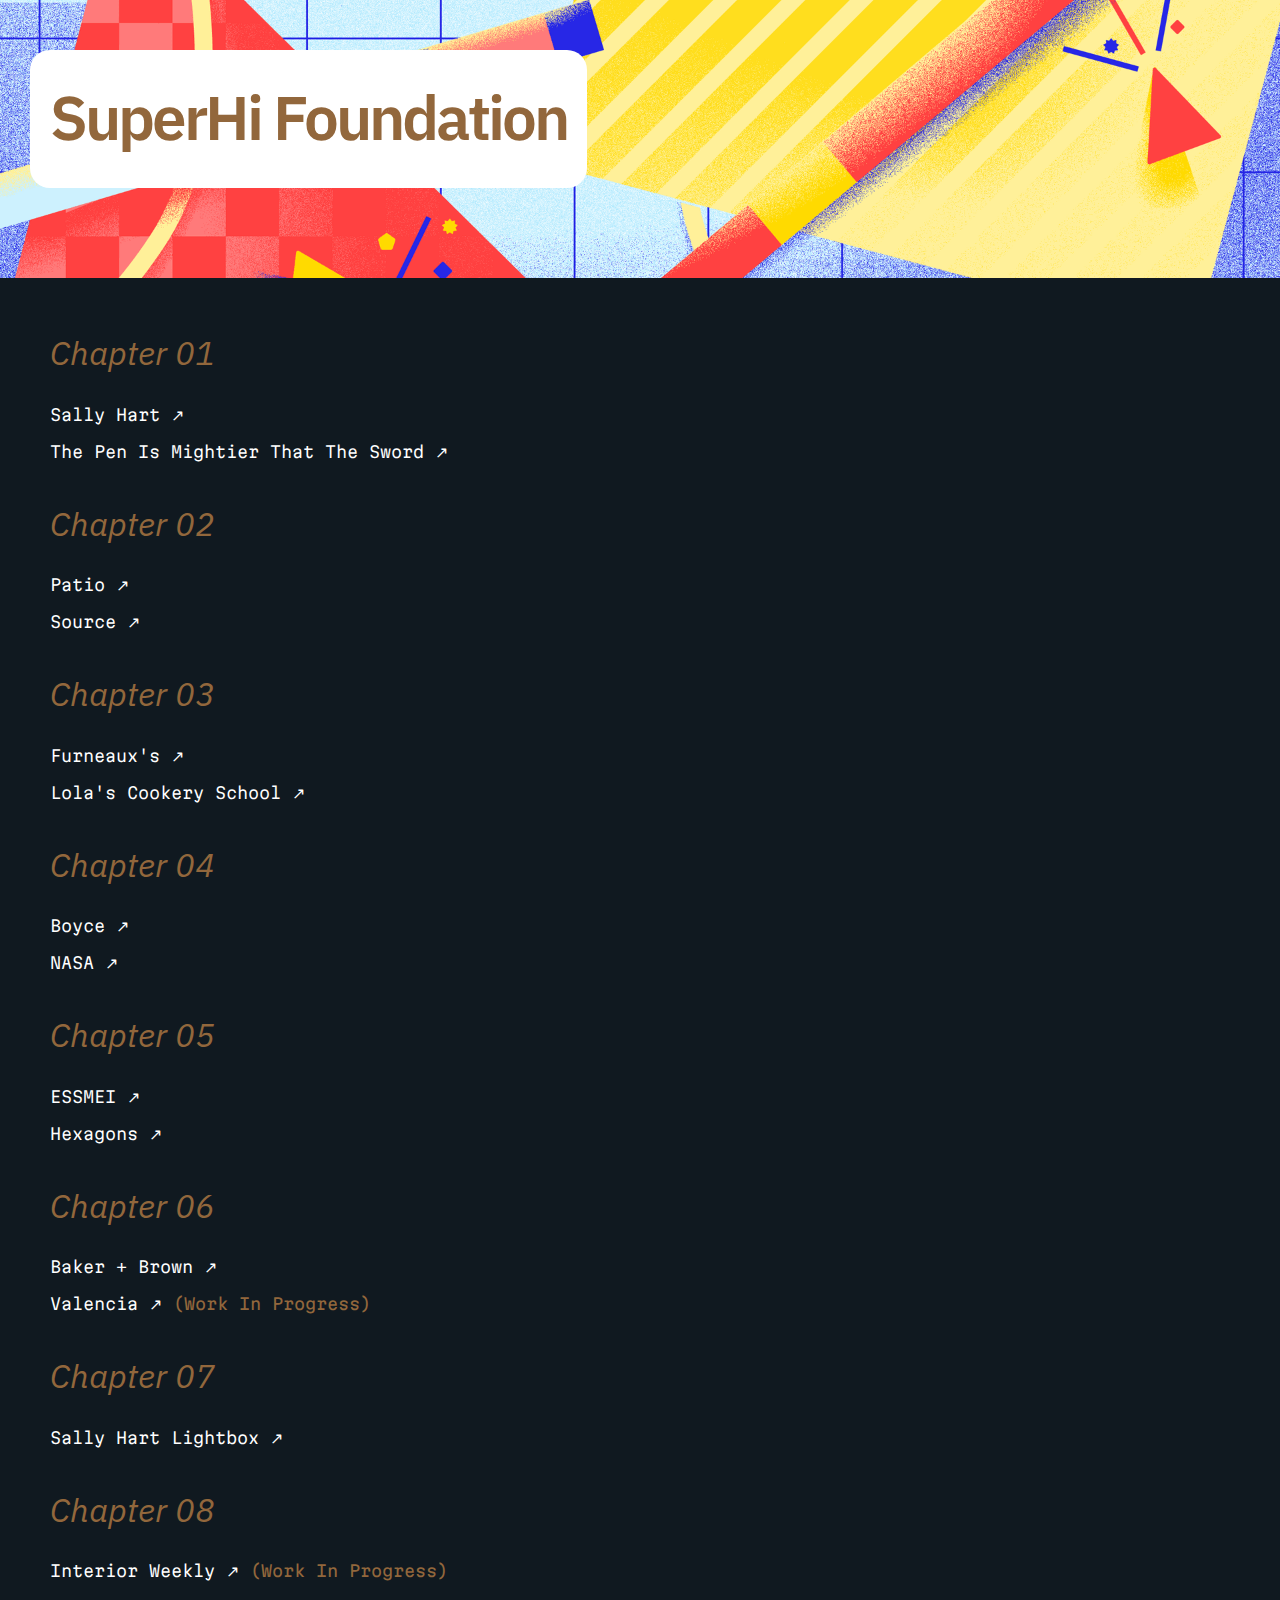
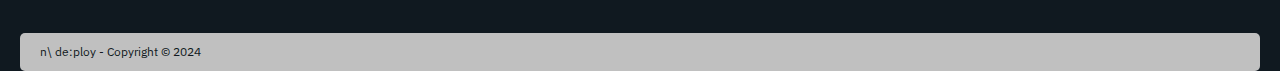
<file: index.html>
<!DOCTYPE html>
<html lang="en">

<head>
    <meta charset="UTF-8">
    <meta name="viewport" content="width=device-width, viewport-fit=cover">
    <link rel="stylesheet" href="reset.css">
    <link rel="stylesheet" href="styles.css">
    <title>SuperHi Foundation</title>
</head>

<body>

    <header>
        <h1>SuperHi Foundation</h1>
    </header>
    <h2>Chapter 01 </h2>
    <ul>
        <li><a href="01_sallyhart/index.html" target="_blank">Sally Hart ↗</a></li>
        <li><a href="01_thepen/index.html" target="_blank">The pen is mightier that the sword ↗</a></li>
    </ul>

    <h2>Chapter 02</h2>
    <ul>
        <li><a href="02_patio/index.html" target="_blank">Patio ↗</a></li>
        <li><a href="02_source/index.html" target="_blank">Source ↗</a></li>
    </ul>

    <h2>Chapter 03</h2>
    <ul>
        <li><a href="03_furneaux/index.html" target="_blank">Furneaux's ↗</a></li>
        <li><a href="03_lola/index.html" target="_blank">Lola's Cookery School ↗</a></li>
    </ul>

    <h2>Chapter 04</h2>
    <ul>
        <li><a href="04_boyce/index.html" target="_blank">Boyce ↗</a></li>
        <li><a href="04_nasa/index.html" target="_blank">NASA ↗</a></li>
    </ul>

    <h2>Chapter 05</h2>
    <ul>
        <li><a href="05_essmei/index.html" target="_blank">ESSMEI ↗</a></li>
        <li><a href="05_hexagons/index.html" target="_blank">Hexagons ↗</a></li>
    </ul>

    <h2>Chapter 06</h2>
    <ul>
        <li><a href="06_baker+brown/index.html" target="_blank">Baker + Brown ↗</a></li>
        <li><a href="06_valencia/index.html" target="_blank">Valencia ↗</a> (work in progress)</li>
    </ul>

    <h2>Chapter 07</h2>
    <ul>
        <li><a href="07_lightbox/index.html" target="_blank">Sally Hart Lightbox ↗</a></li>
    </ul>
    <h2>Chapter 08</h2>
    <ul>
        <li><a href="" target="_blank">Interior Weekly ↗</a> (work in progress)</li>
    </ul>

    <footer>
        <p>n\ de:ploy - Copyright &copy; 2024</p>
    </footer>
</body>

</html>
</file>
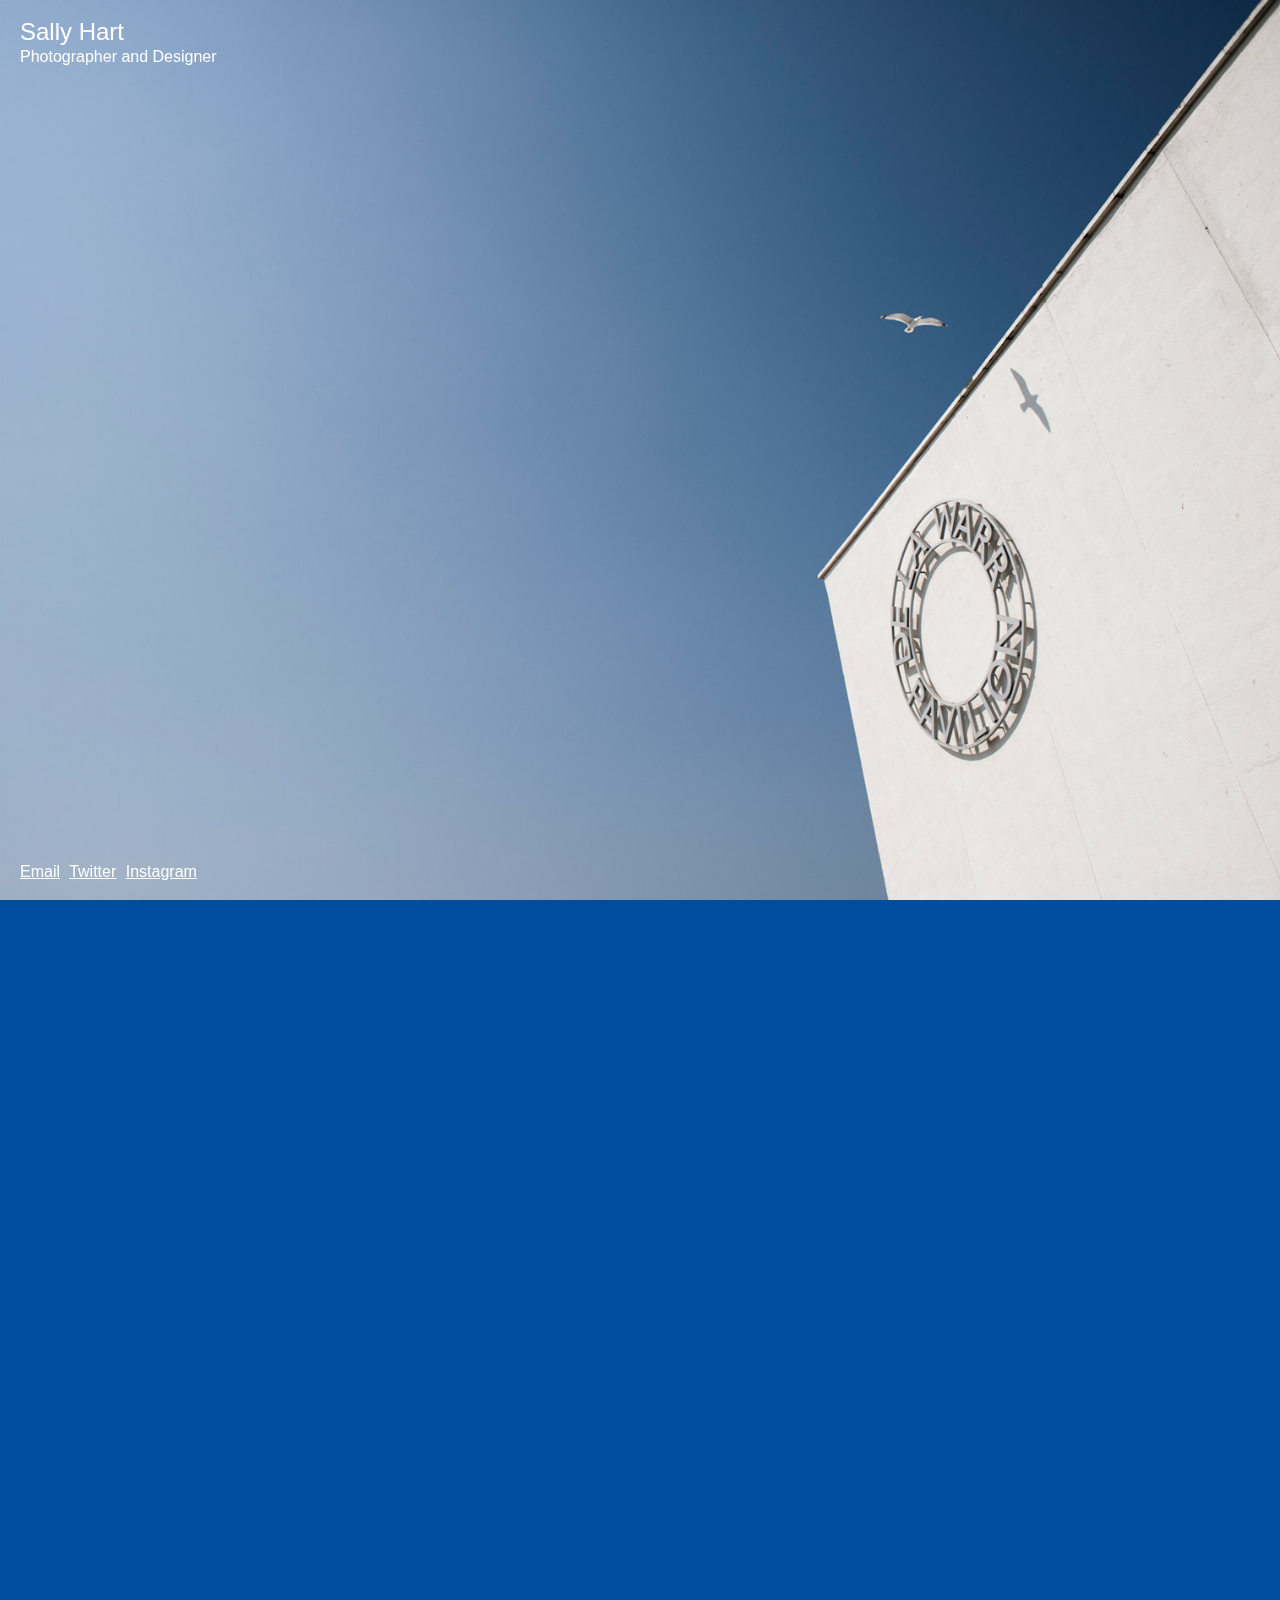
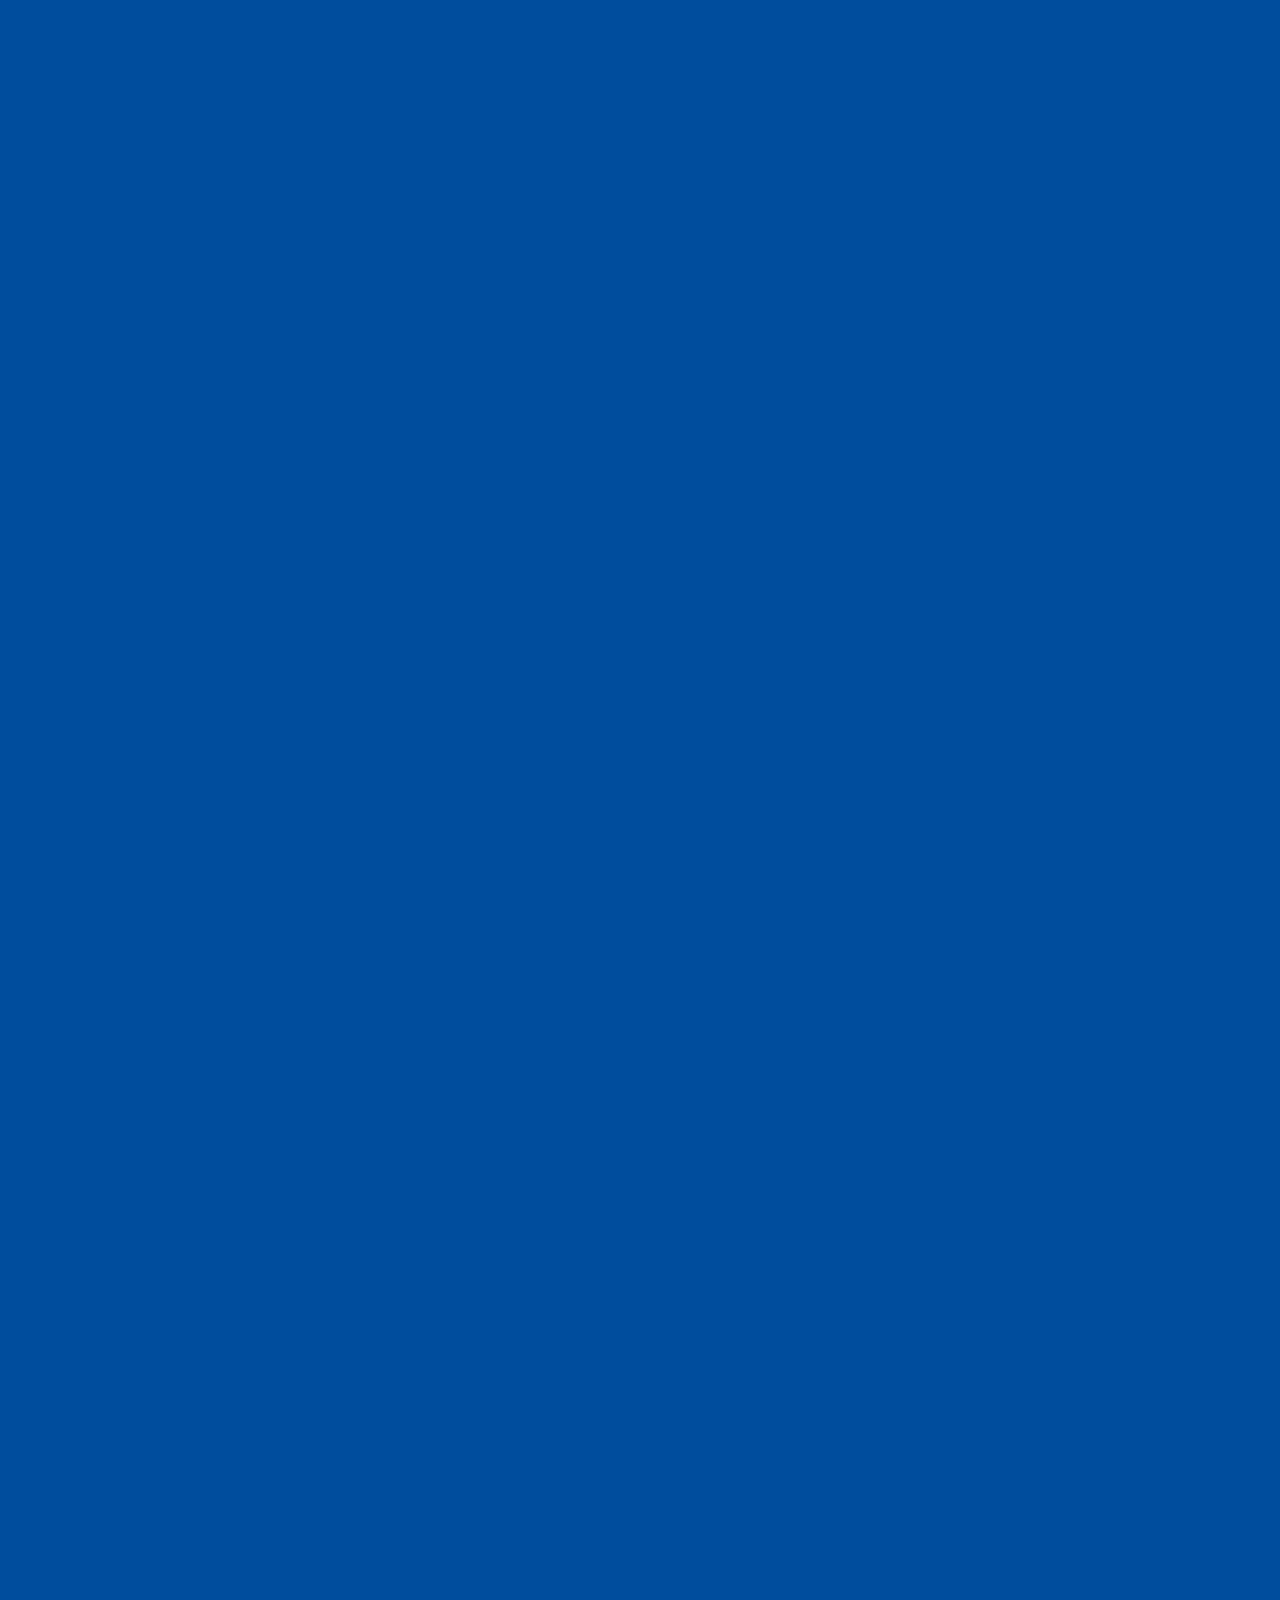
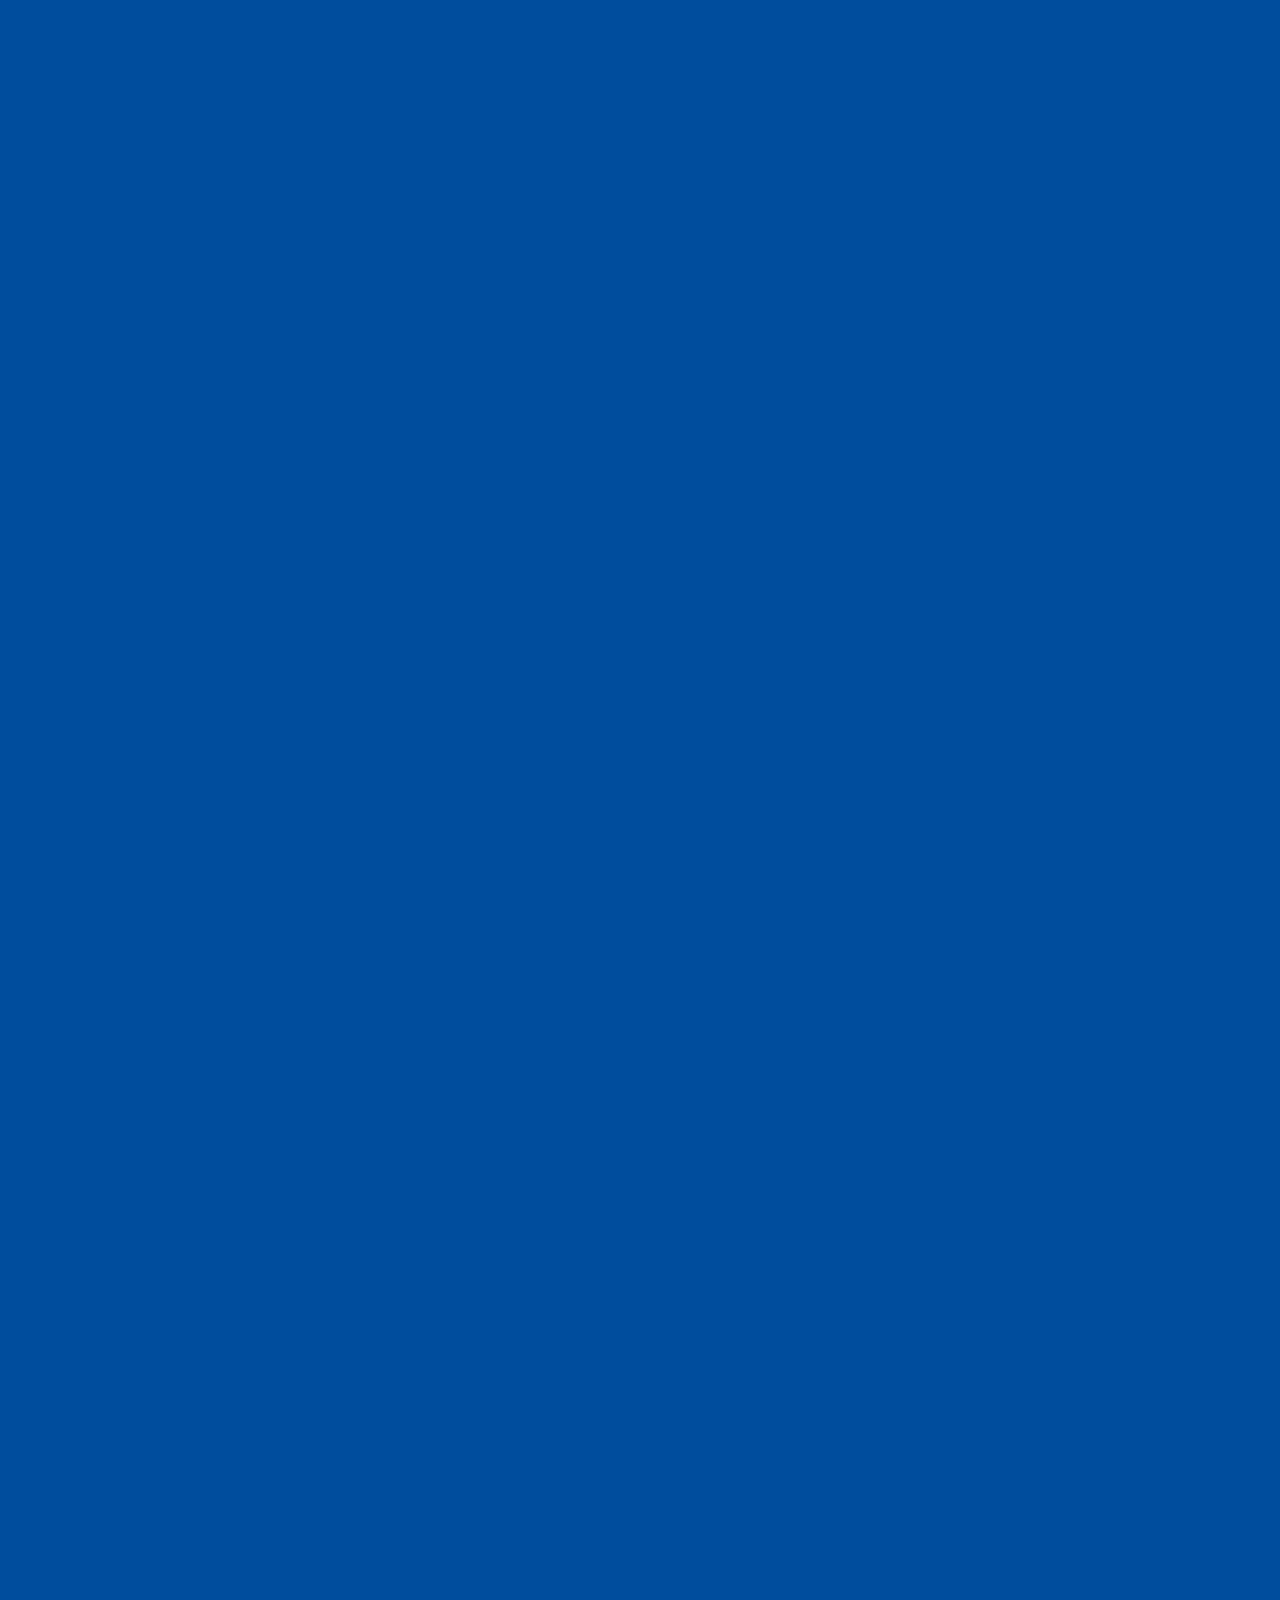
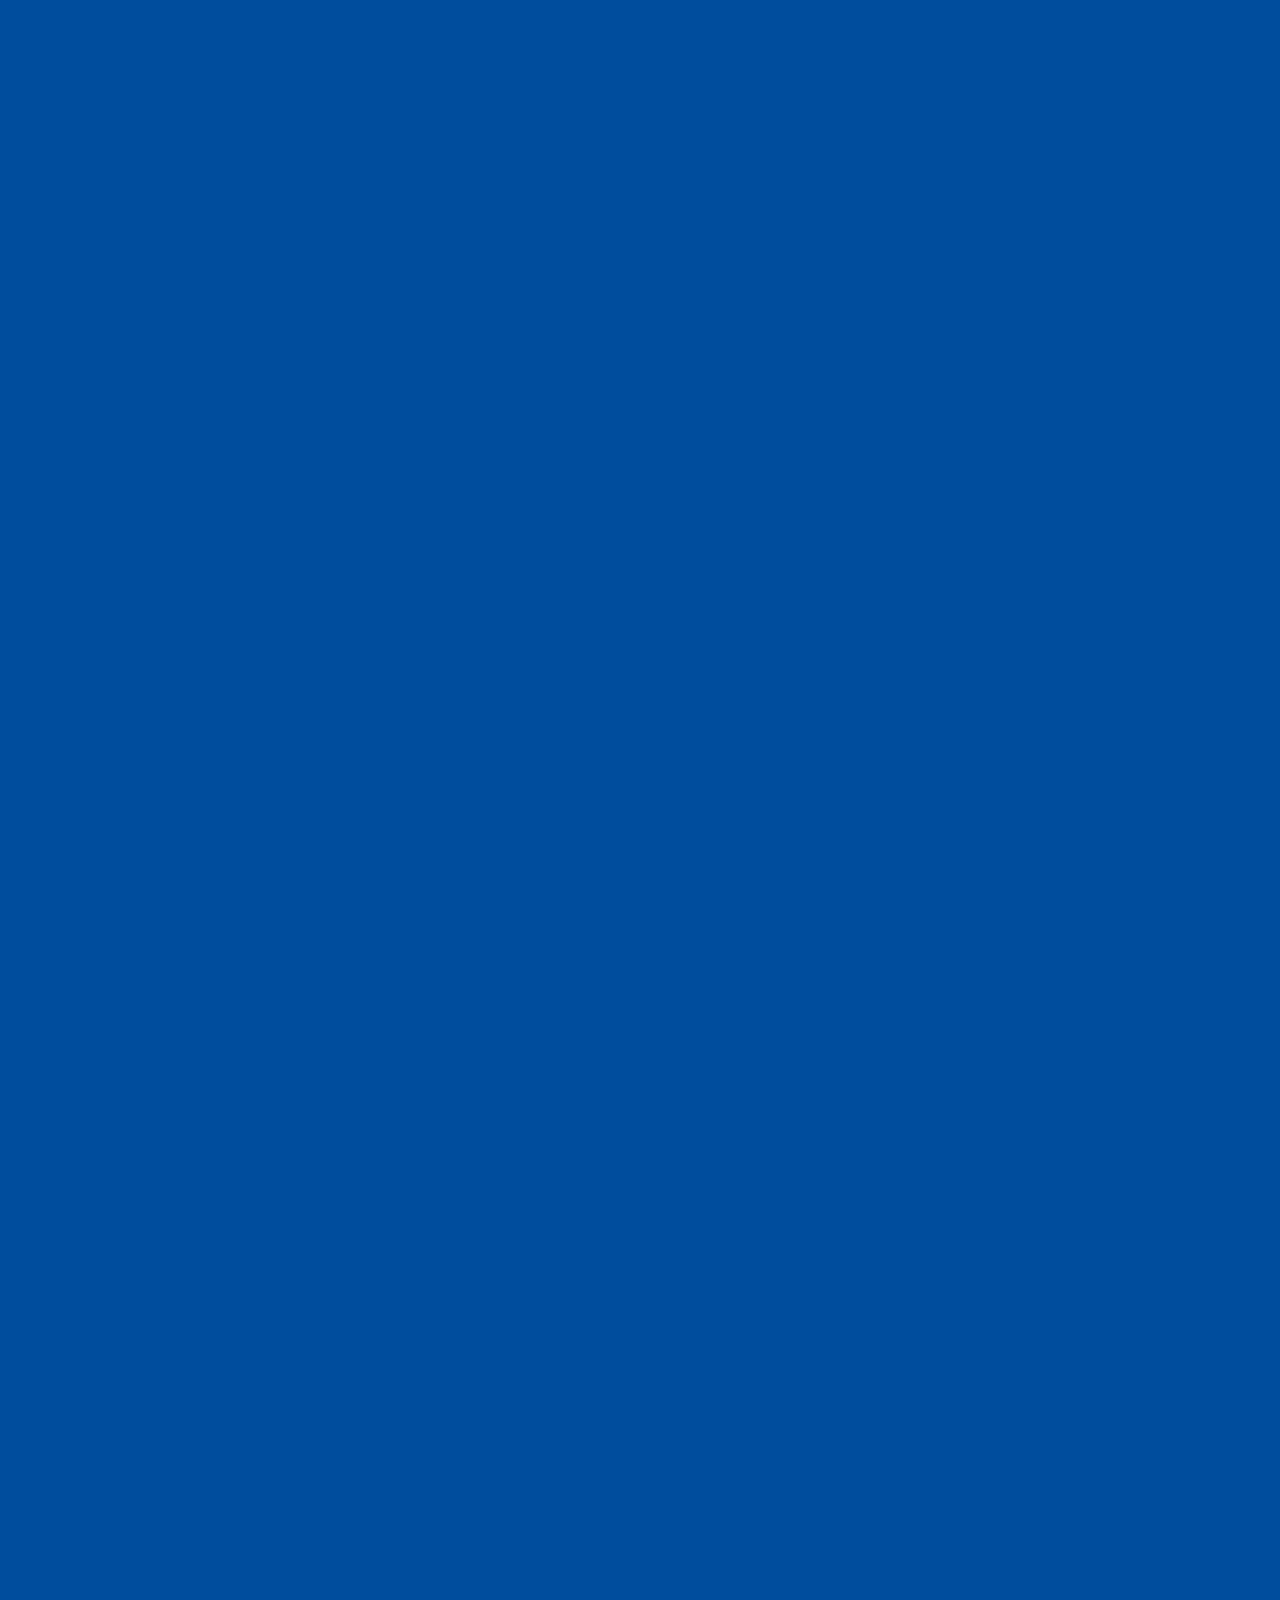
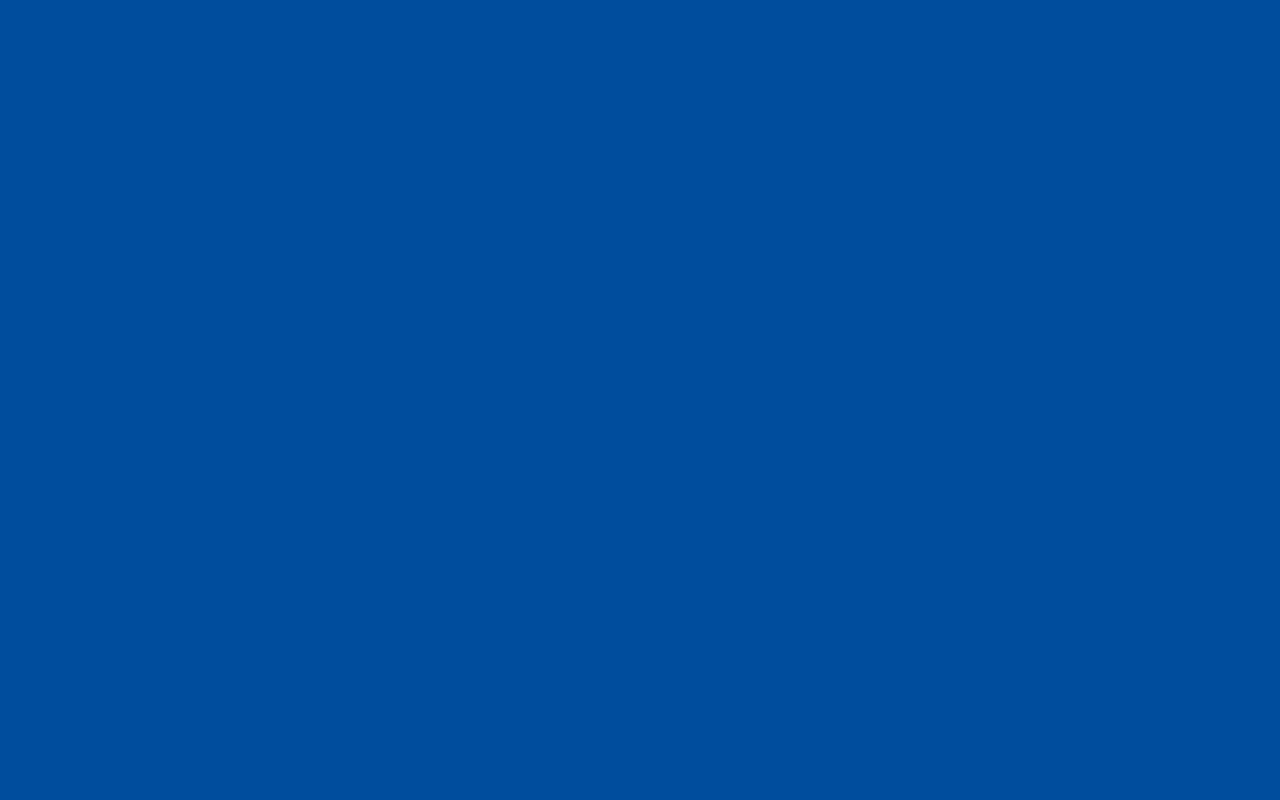
<file: 01_sallyhart/index.html>
<!DOCTYPE html>
<html lang="en">

<head>
    <meta charset="UTF-8">
    <meta name="viewport" content="width=device-width, initial-scale=1.0">
    <link rel="stylesheet" href="reset.css">
    <link rel="stylesheet" href="style.css">
    <title>Document</title>
</head>

<body>

    <header>
        <h1>Sally Hart</h1>
        <p>Photographer and Designer</p>
    </header>

    <section class="image_1"></section>
    <section class="image_2"></section>
    <section class="image_3"></section>
    <section class="image_4"></section>
    <section class="image_5"></section>
    <section class="image_6"></section>
    <section class="image_7"></section>
    <section class="image_8"></section>

    <footer>
        <nav>
            <a href="mailto:test@test.com">Email</a>
            <a href="#">Twitter</a>
            <a href="#">Instagram</a>
        </nav>
    </footer>
</body>

</html>
</file>
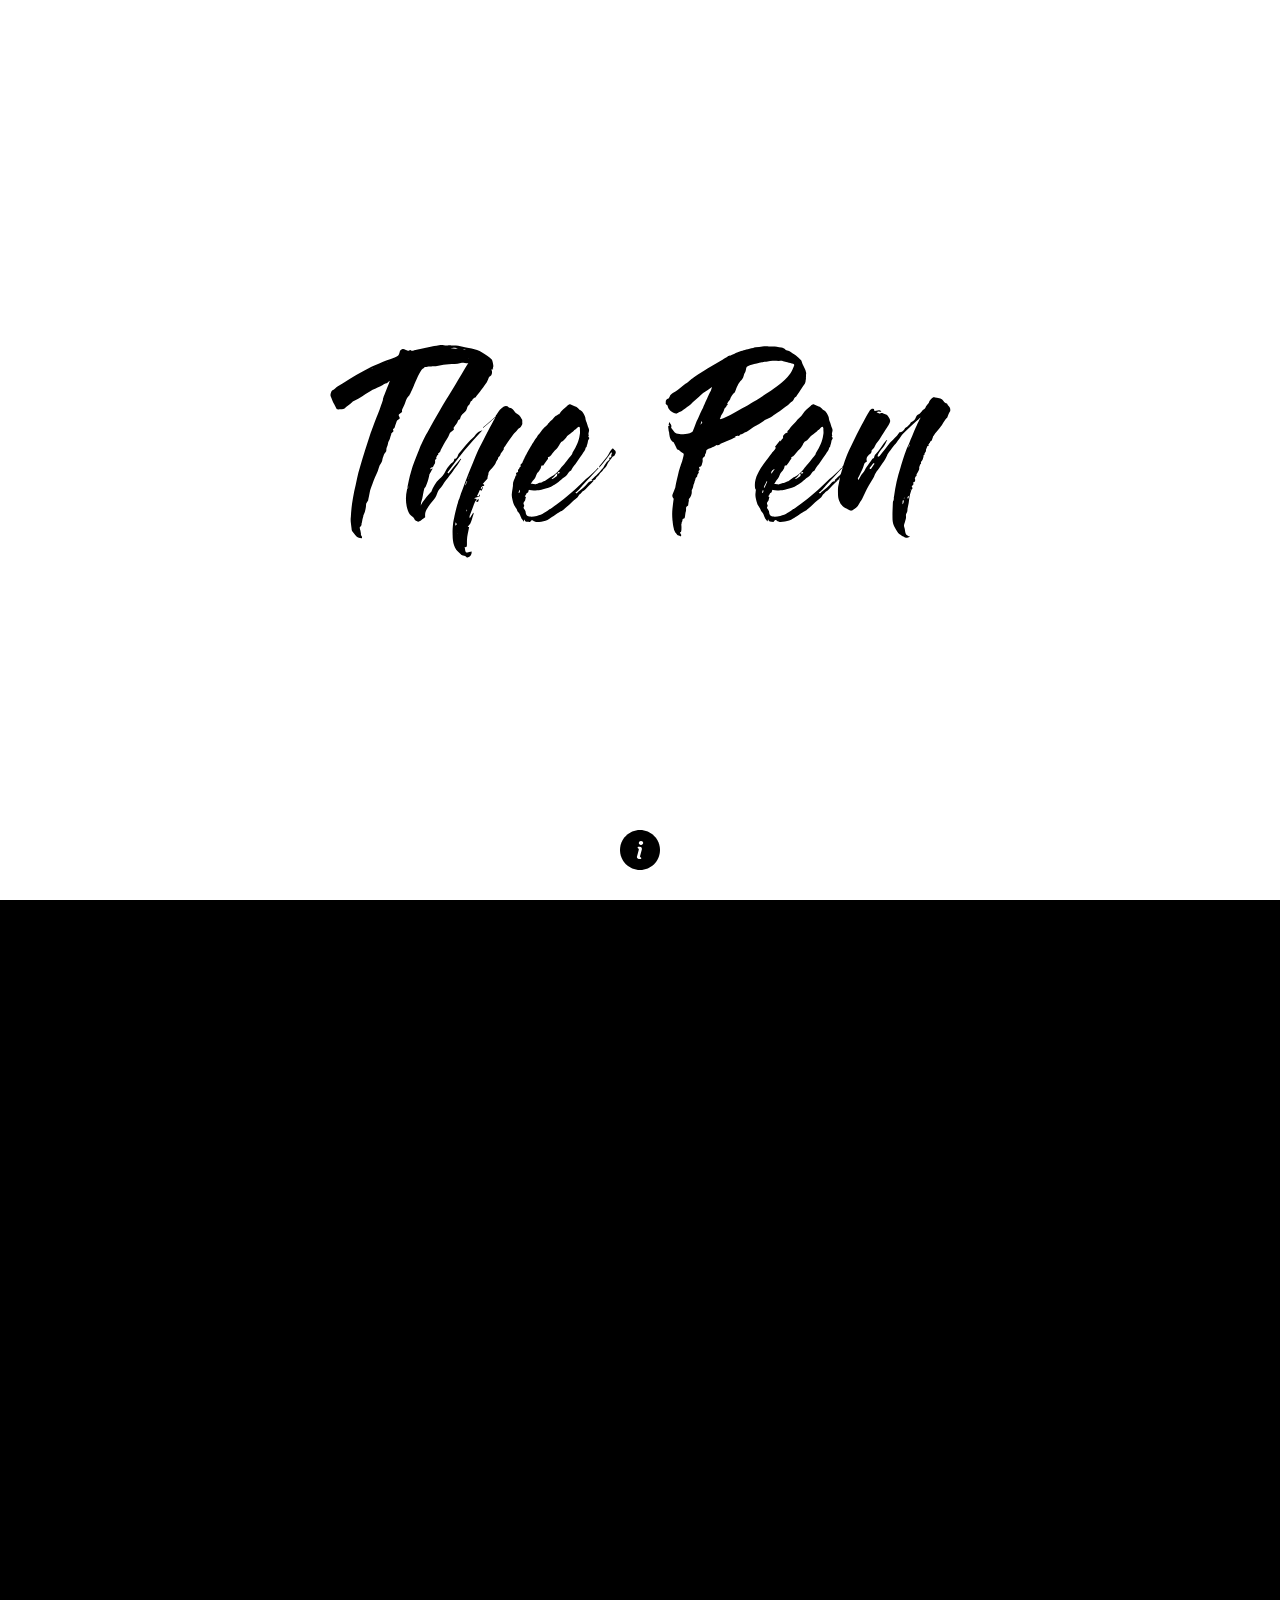
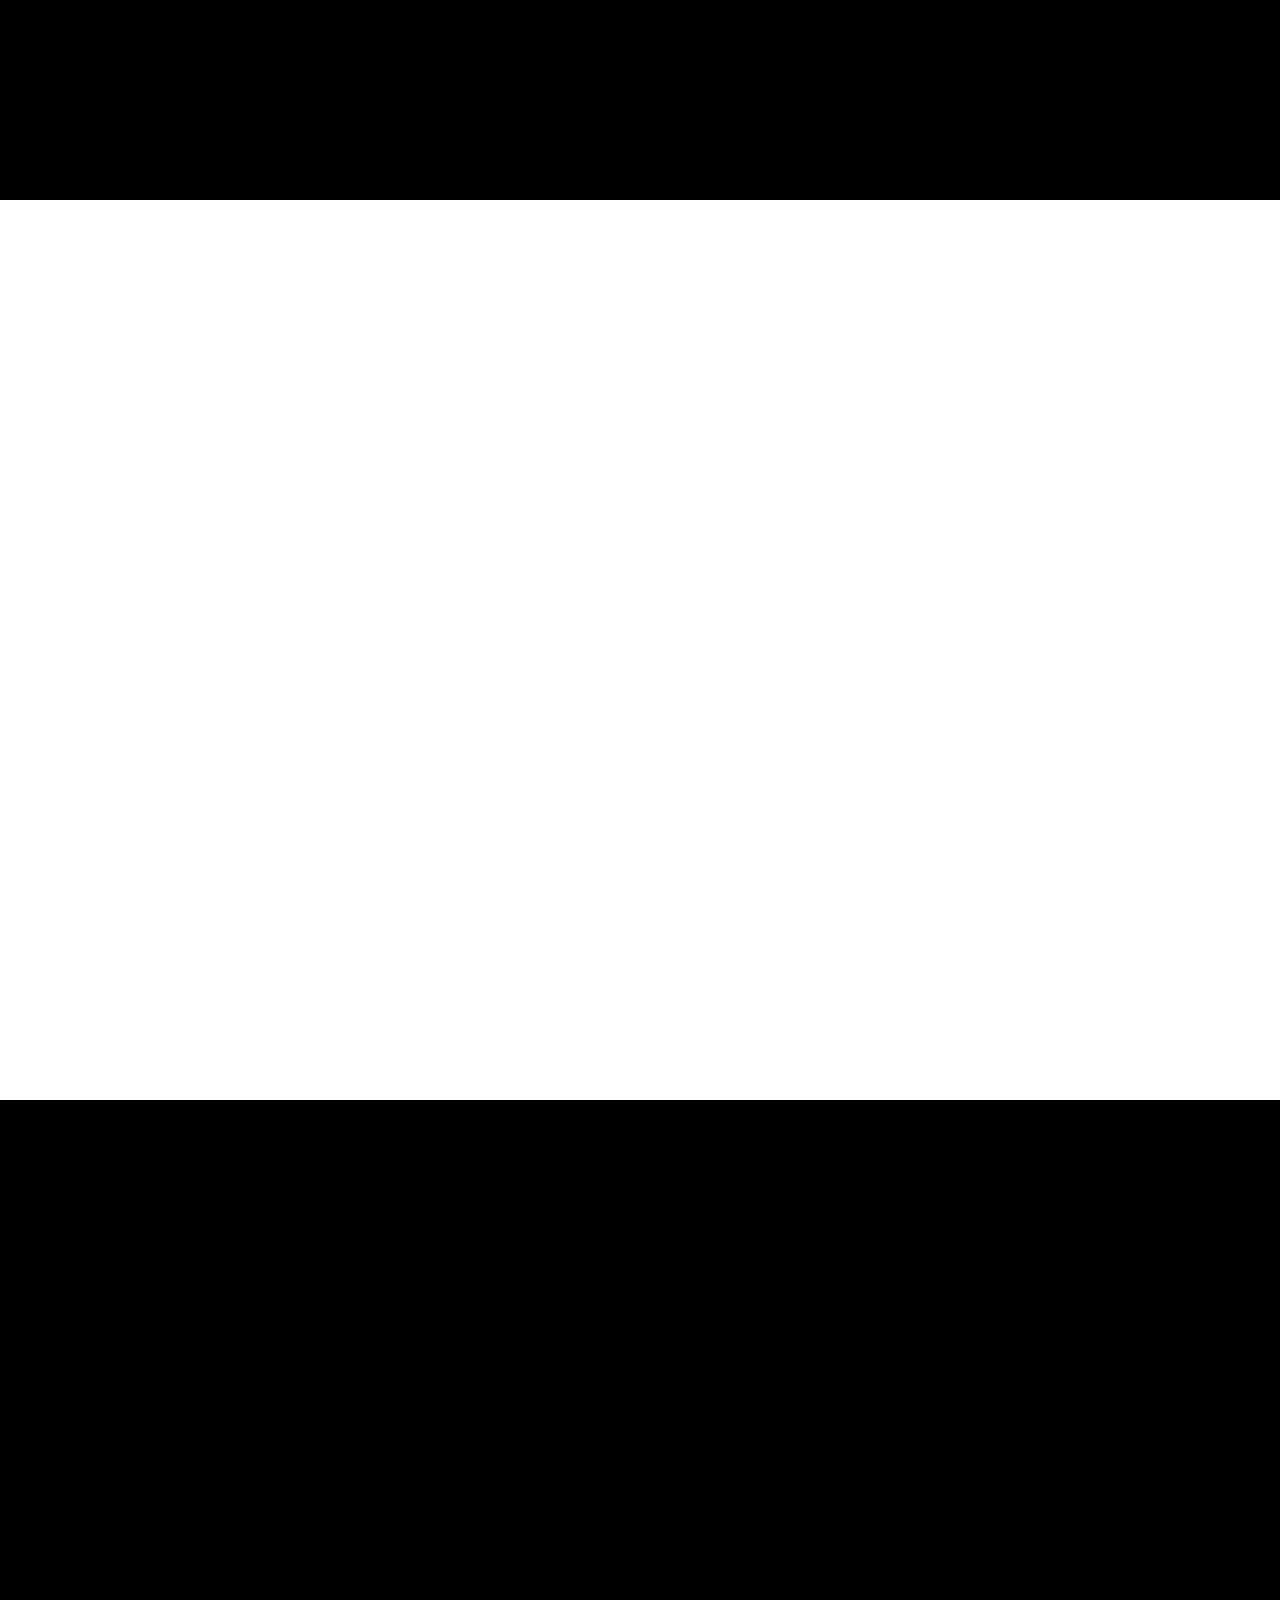
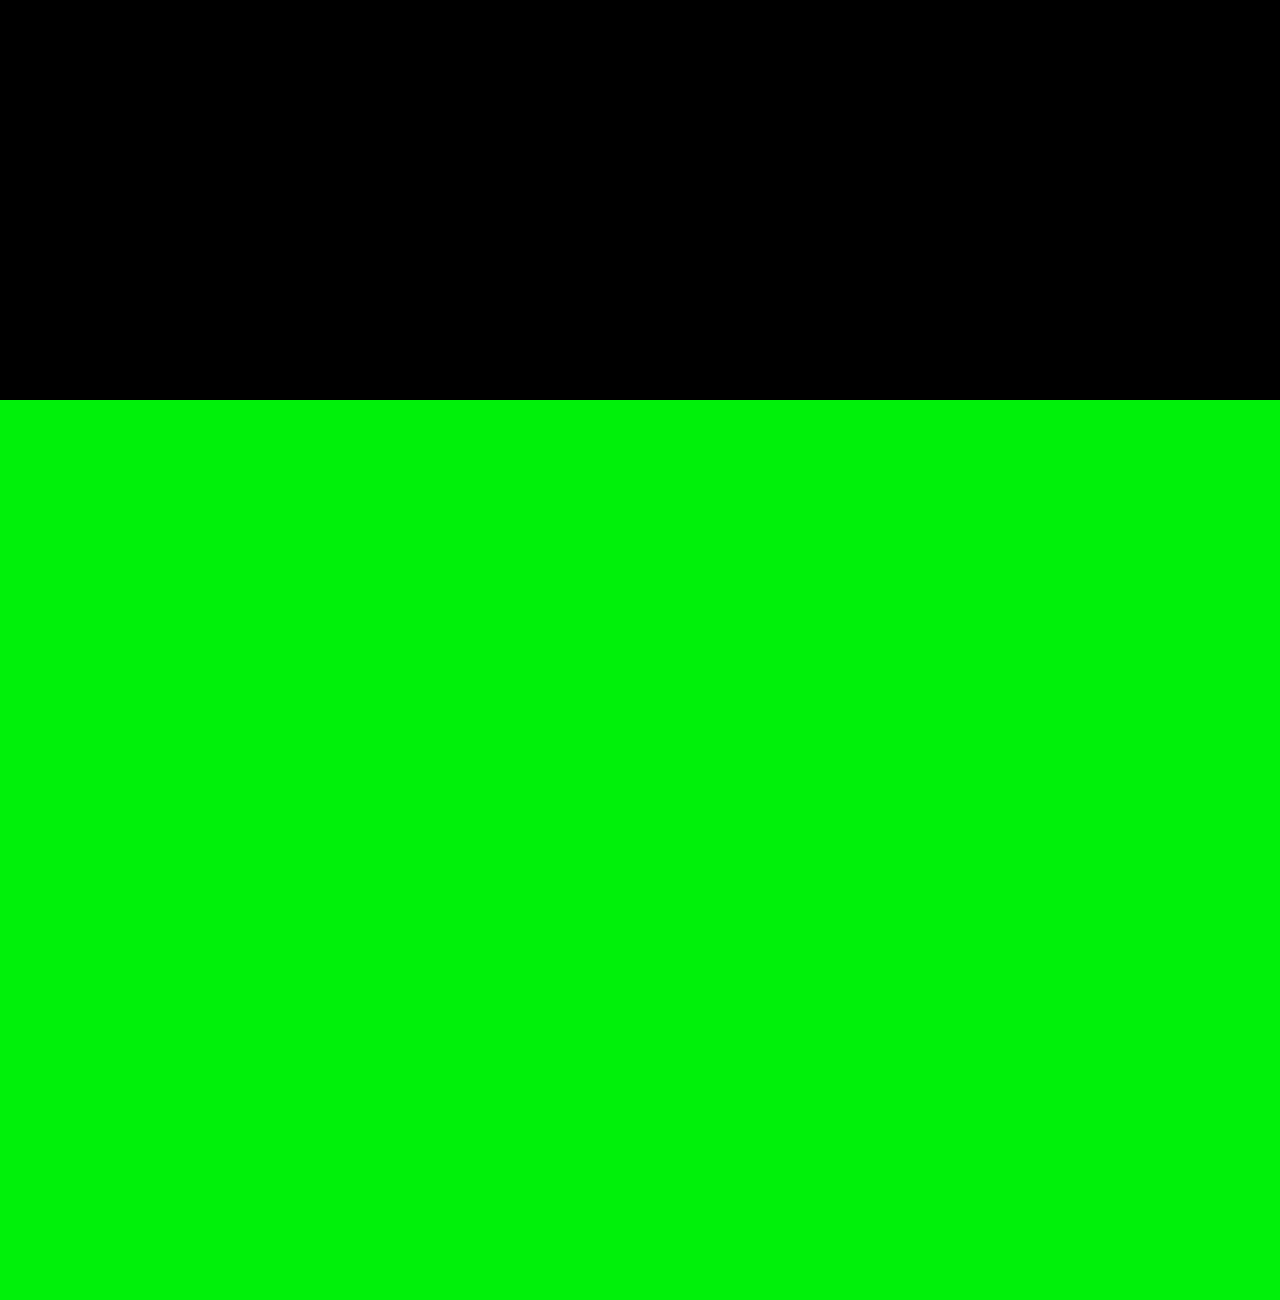
<file: 01_thepen/index.html>
<!DOCTYPE html>
<html lang="en">

<head>
    <meta charset="UTF-8">
    <meta name="viewport" content="width=device-width, initial-scale=1.0">
    <link rel="stylesheet" href="reset.css">
    <link rel="stylesheet" href="styles.css">
    <title>The Pen is Mightier than the Sword</title>
</head>

<body>
    <section class="image-1"></section>
    <section class="image-2"></section>
    <section class="image-3"></section>
    <section class="image-4"></section>
    <section class="image-5"></section>

    <footer><img src="assets/info.svg" alt=""></footer>
</body>

</html>
</file>
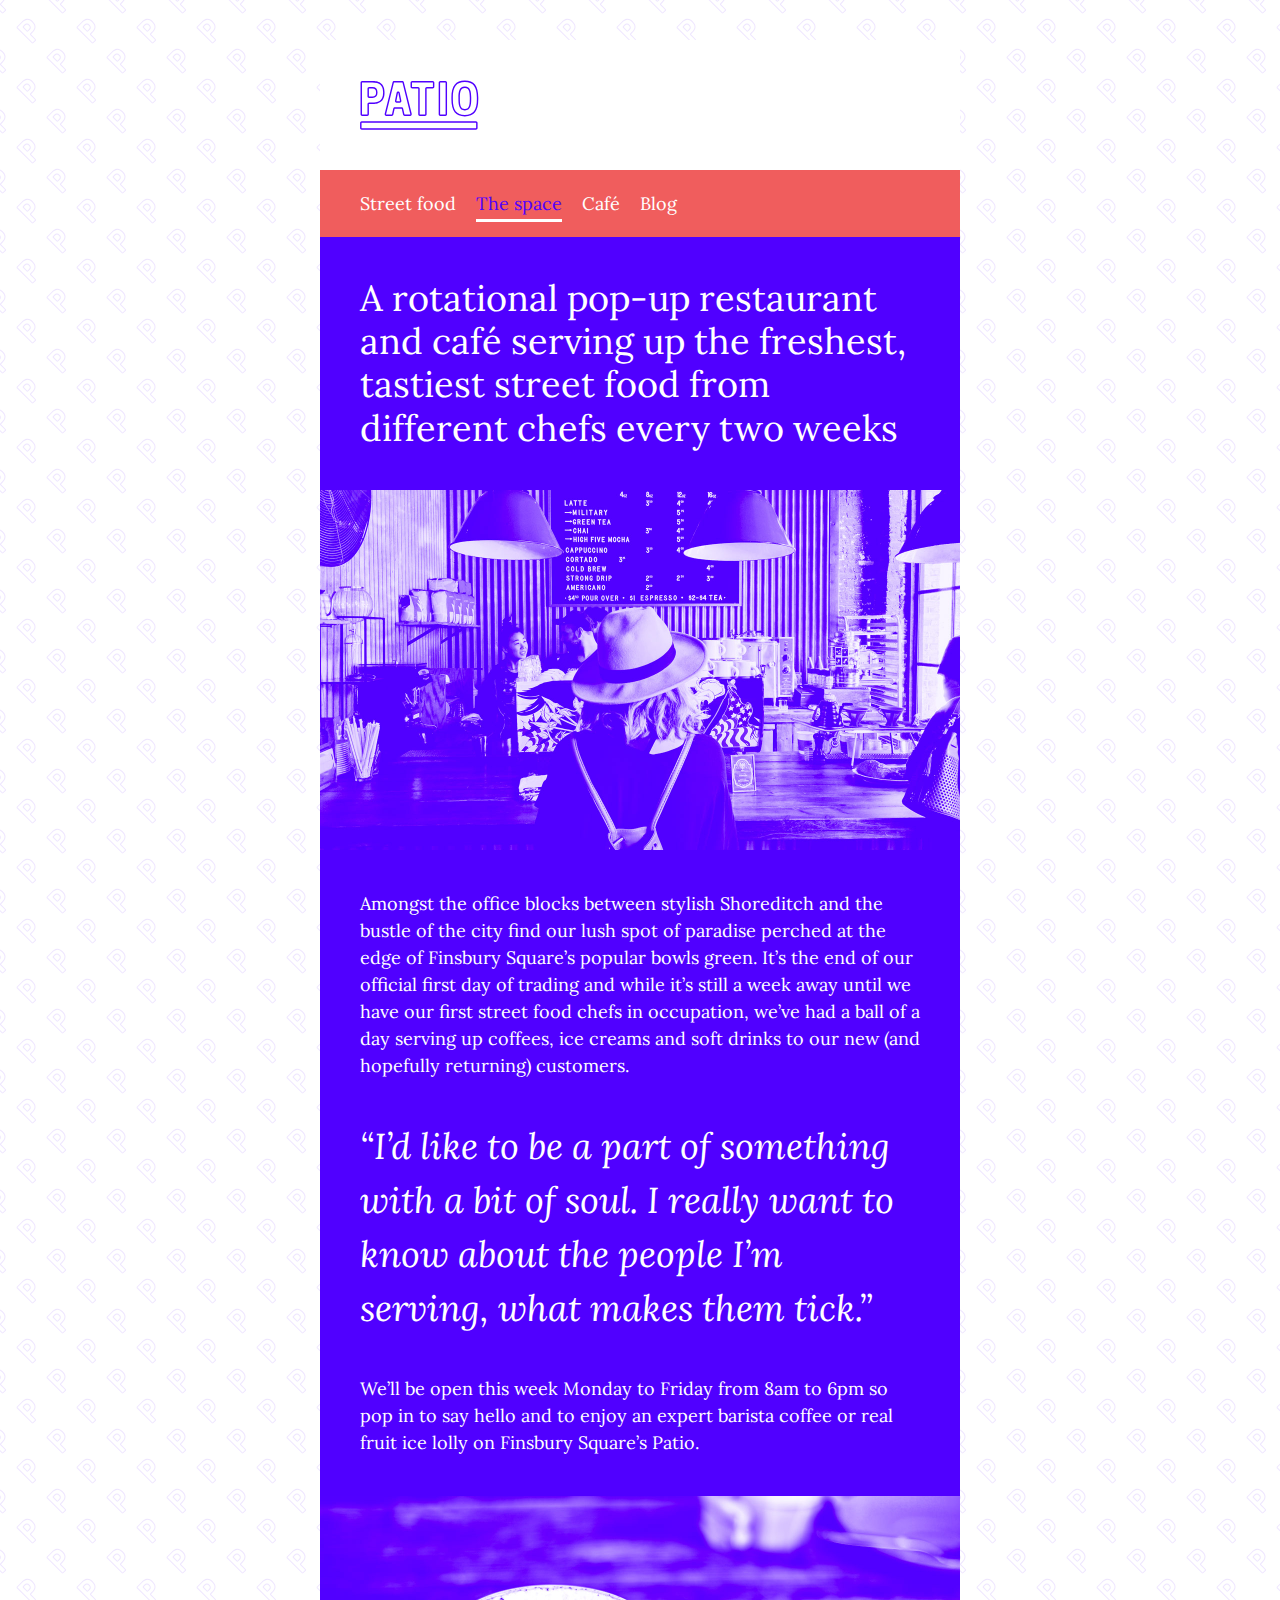
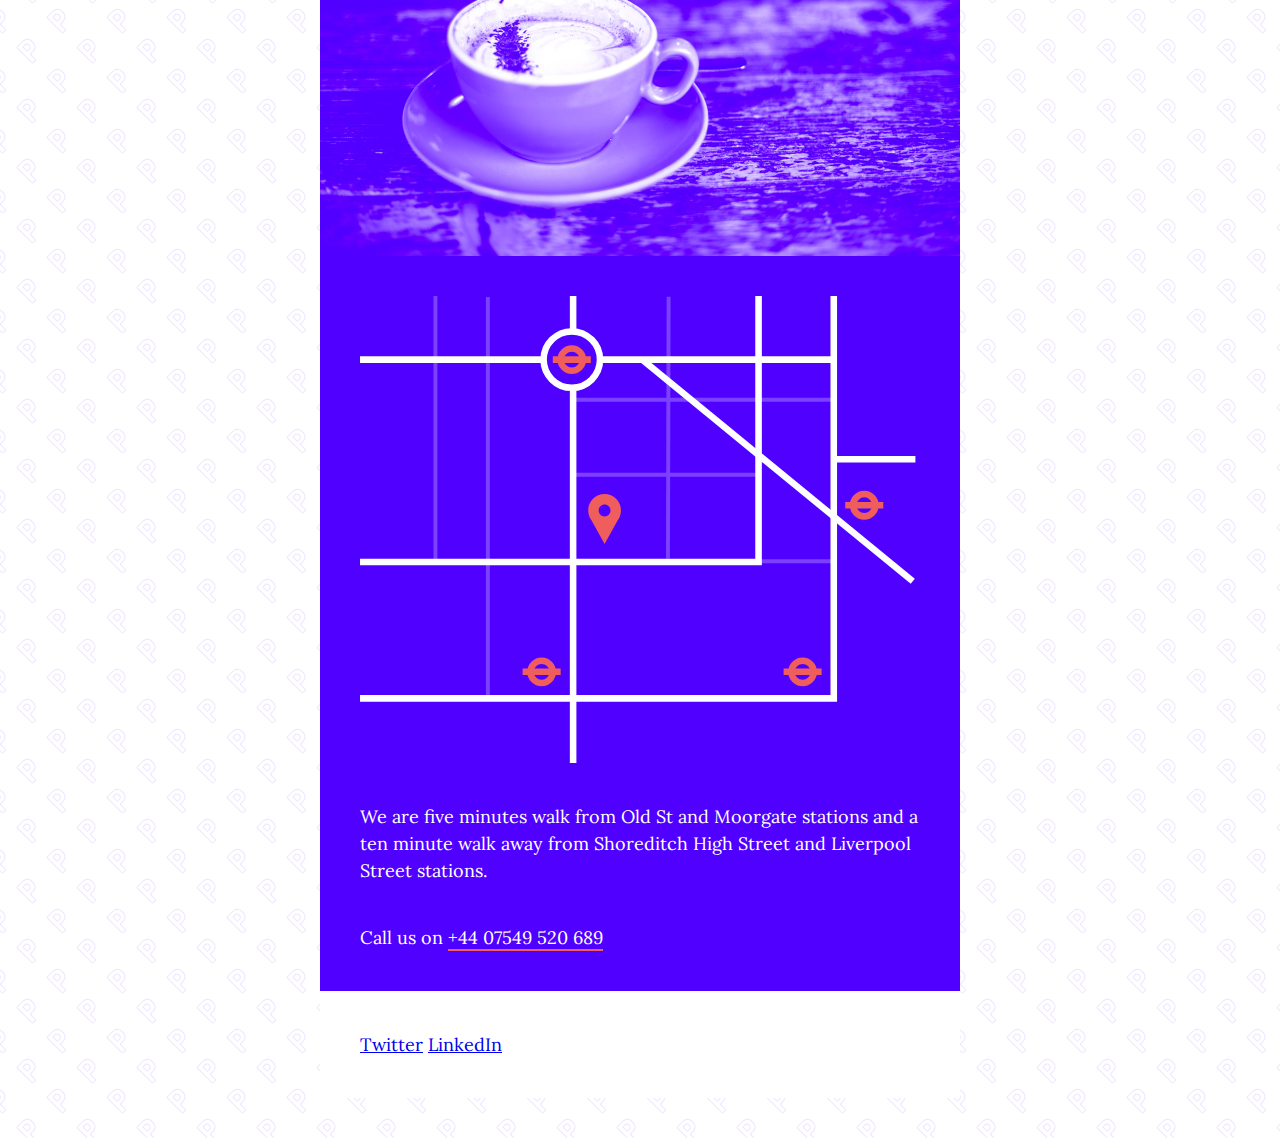
<file: 02_patio/index.html>
<!DOCTYPE html>
<html lang="en">

<head>
    <meta charset="UTF-8">
    <meta name="viewport" content="width=device-width, initial-scale=1.0">
    <link rel="stylesheet" href="reset.css">
    <link rel="stylesheet" href="styles.css">
    <title>Patio</title>
</head>

<body>
    <header>
        <h1><img src="assets/logo.svg" alt="Patio Cafe"></h1>
    </header>
    <nav>
        <a href="#">Street food</a>
        <a href="#" class="active">The space</a>
        <a href="#">Café</a>
        <a href="#">Blog</a>
    </nav>

    <section>
        <h2>A rotational pop-up restaurant and café serving up the freshest, tastiest street food from different chefs
            every two weeks</h2>
    </section>

    <section class="image">
        <img src="assets/store.jpg" alt="">
    </section>

    <section>
        <p>Amongst the office blocks between stylish Shoreditch and the bustle of the city find our lush spot of
            paradise perched at the edge of Finsbury Square’s popular bowls green. It’s the end of our official first
            day of trading and while it’s still a week away until we have our first street food chefs in occupation,
            we’ve had a ball of a day serving up coffees, ice creams and soft drinks to our new (and hopefully
            returning) customers. </p>

        <blockquote>“I’d like to be a part of something with a bit of soul. I really want to know about the people
            I’m serving, what makes them tick.”</blockquote>

        <p>We’ll be open this week Monday to Friday from 8am to 6pm so pop in to say hello and to enjoy an expert
            barista coffee or real fruit ice lolly on Finsbury Square’s Patio.</p>
    </section>

    <section class="image">
        <img src="assets/coffee.jpg" alt="">
    </section>

    <section class="contact">
        <img class="map" src="assets/map.svg" alt="">

        <p>We are five minutes walk from Old St and Moorgate stations and a ten minute walk away from Shoreditch High
            Street and Liverpool Street stations.</p>

        <p>Call us on <a class="underline" href="tel:+4407549520689">+44 07549 520 689</a></p>
    </section>

    <footer>
        <a href="#">Twitter</a>
        <a href="#">LinkedIn</a>
    </footer>
</body>

</html>
</file>
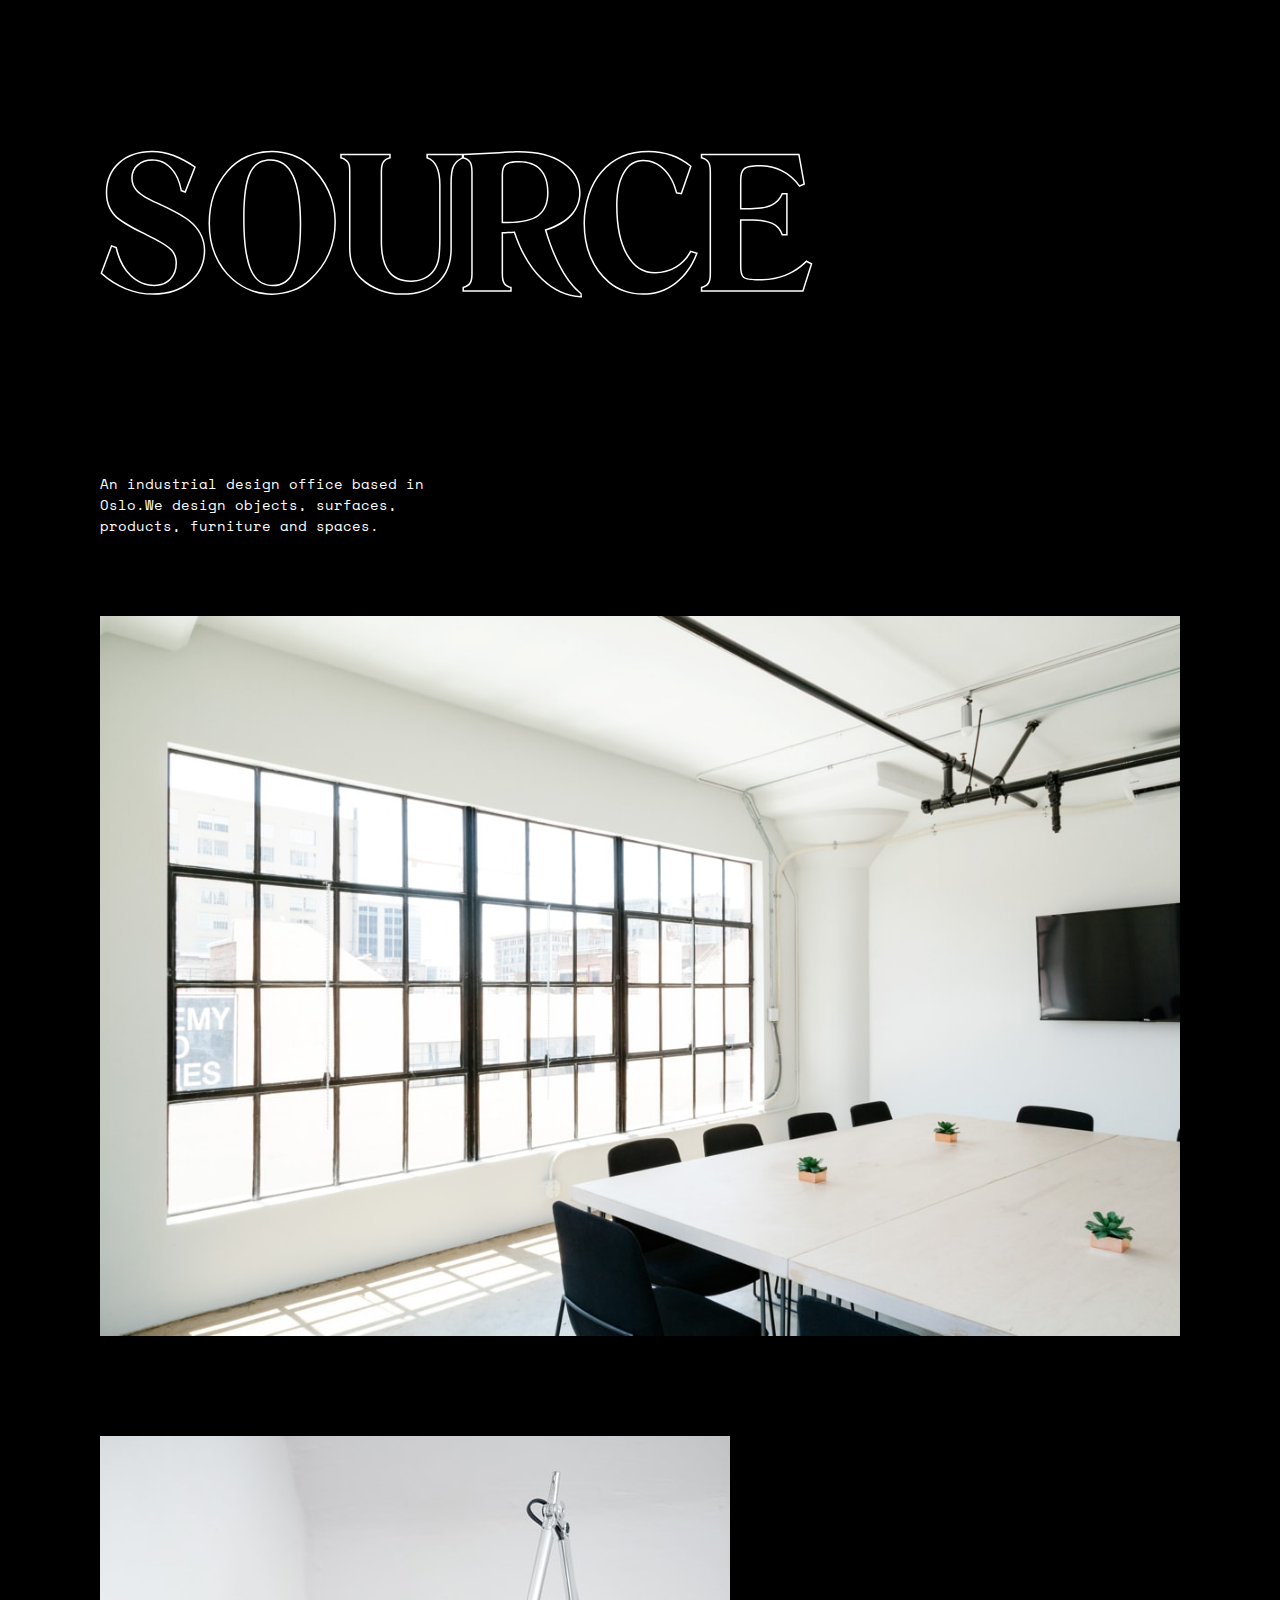
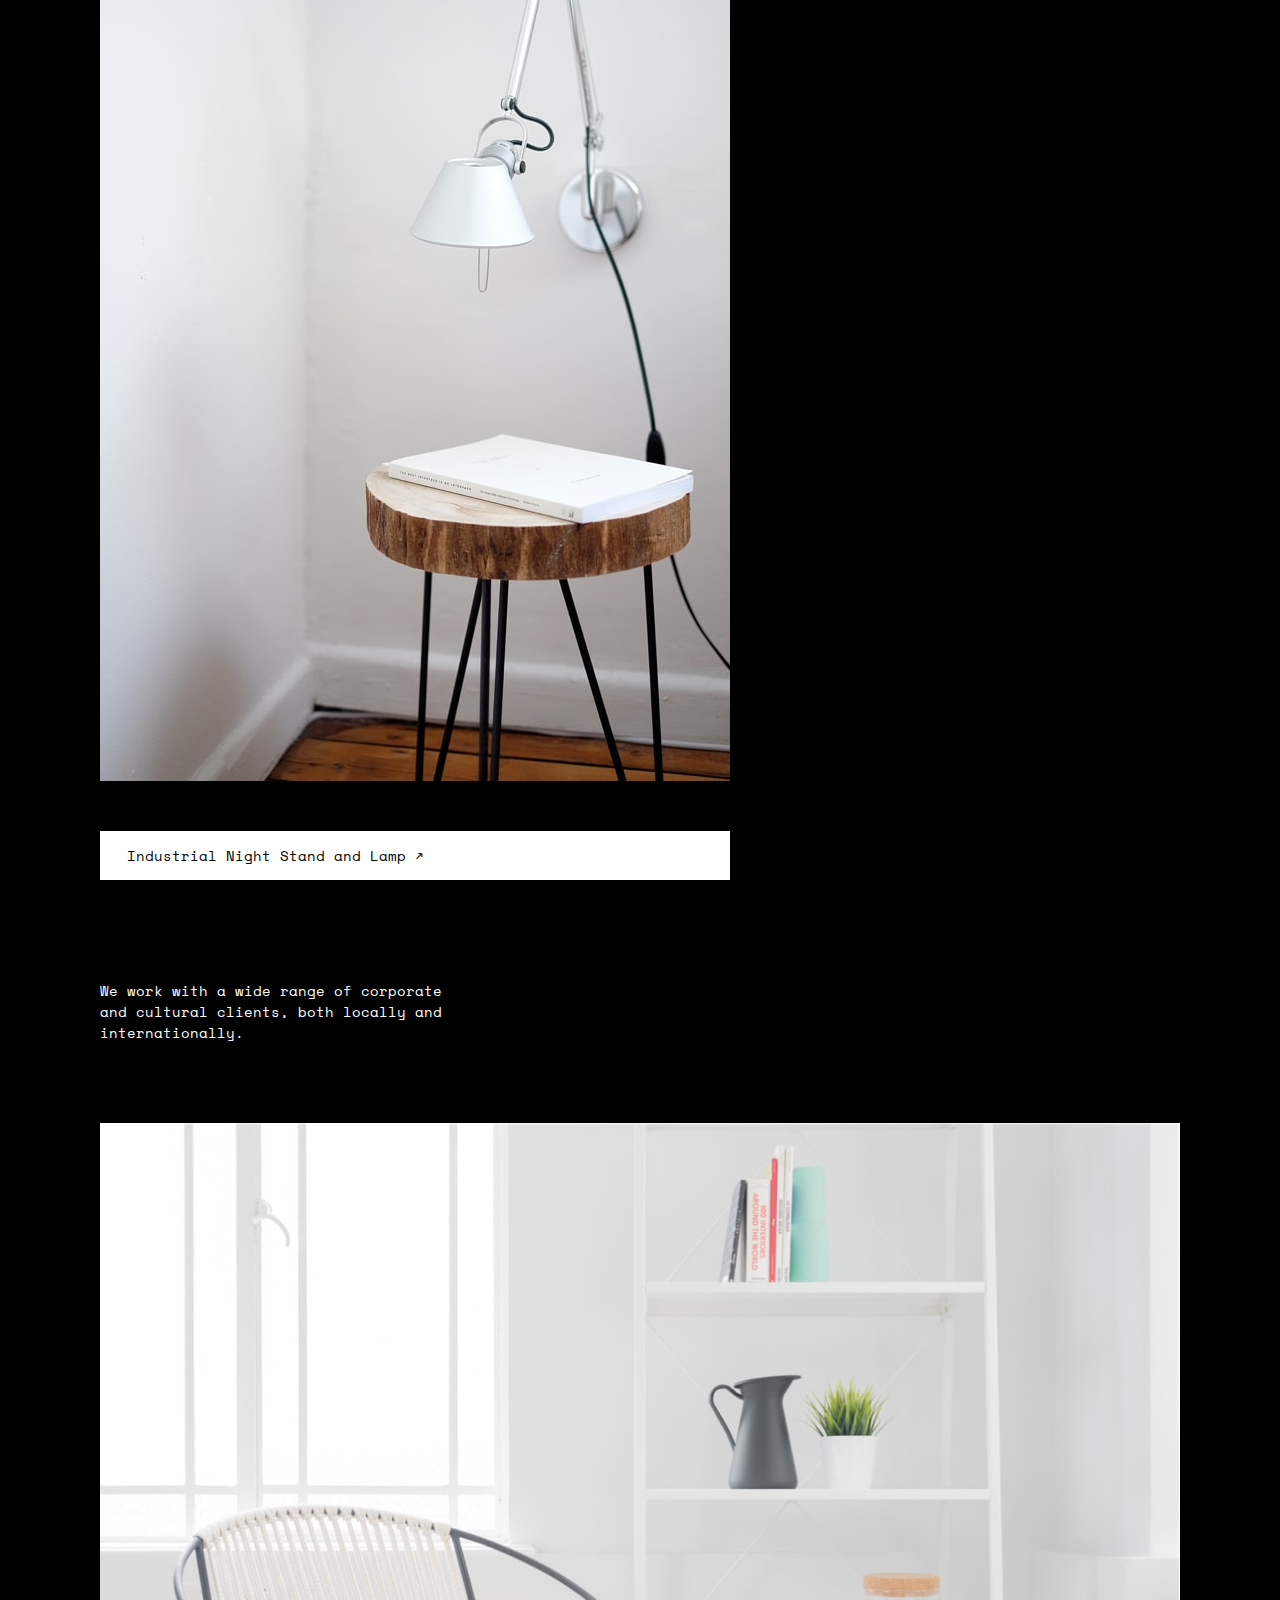
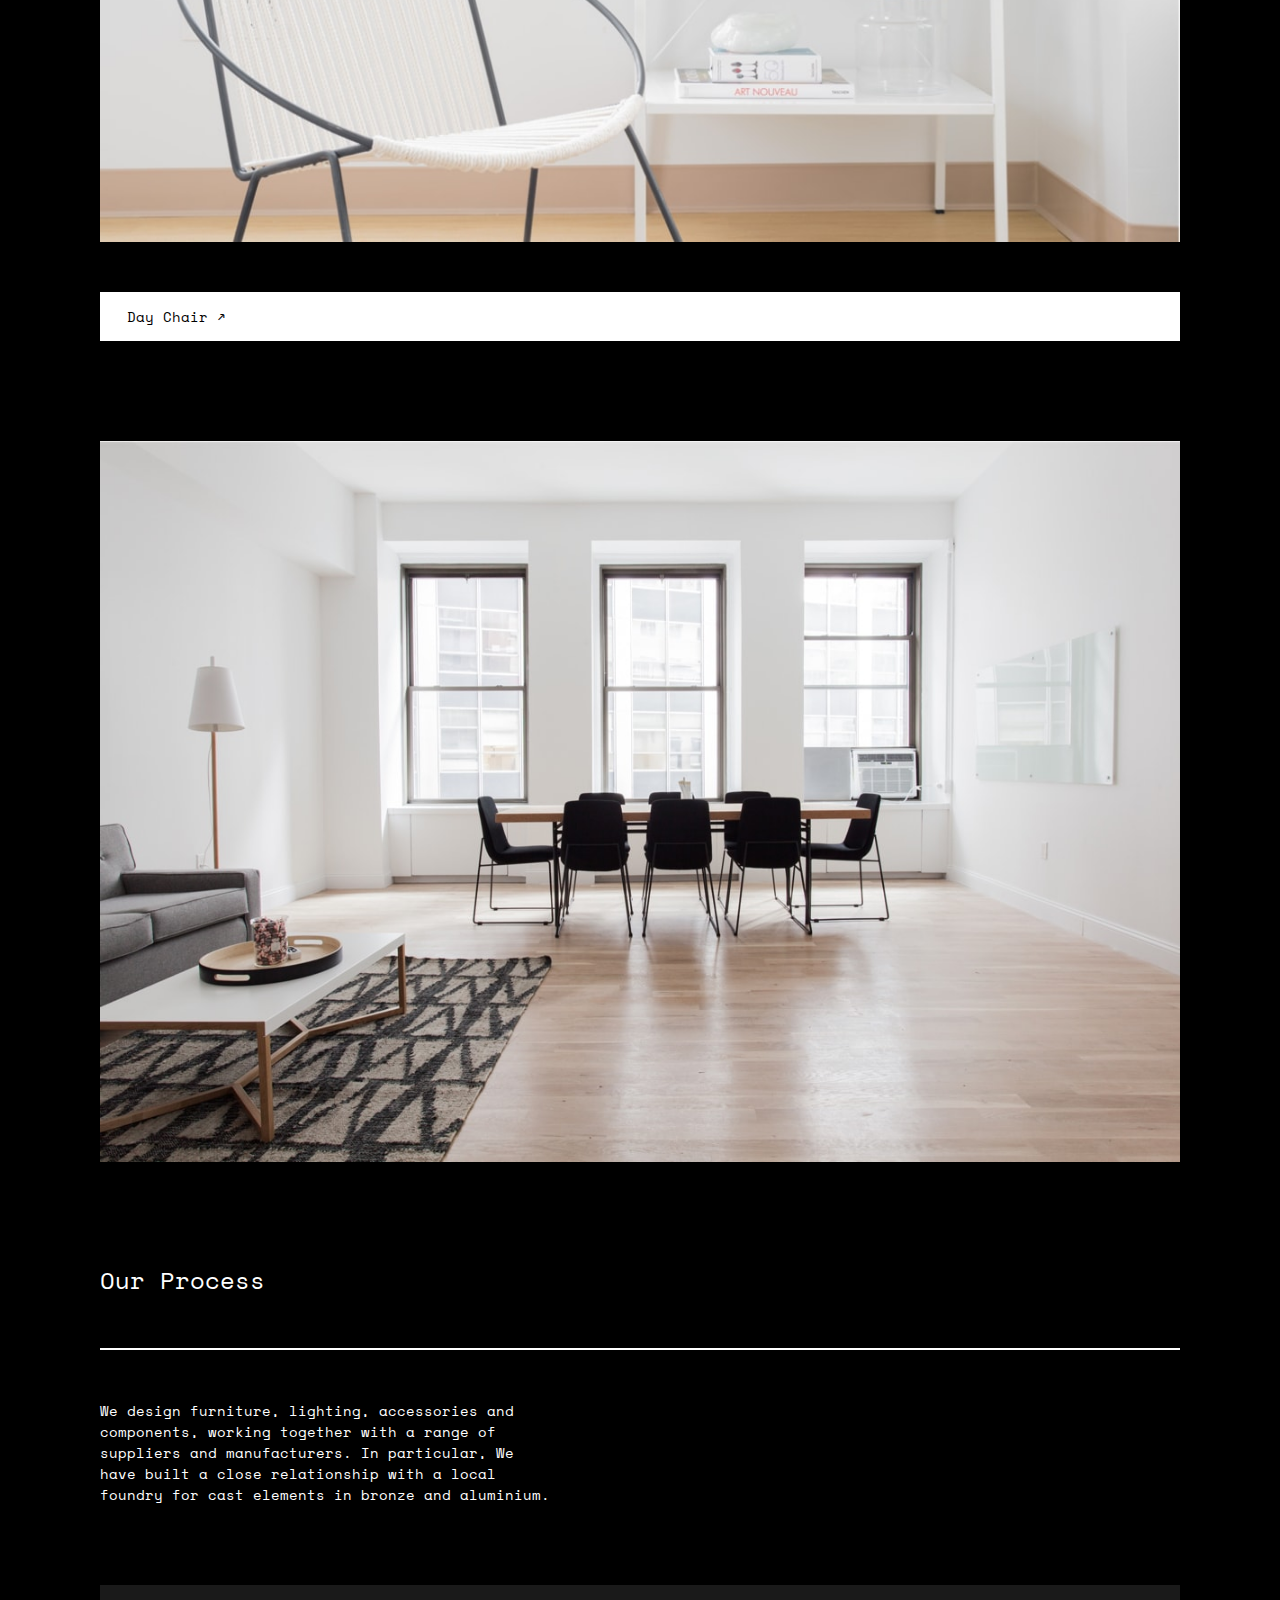
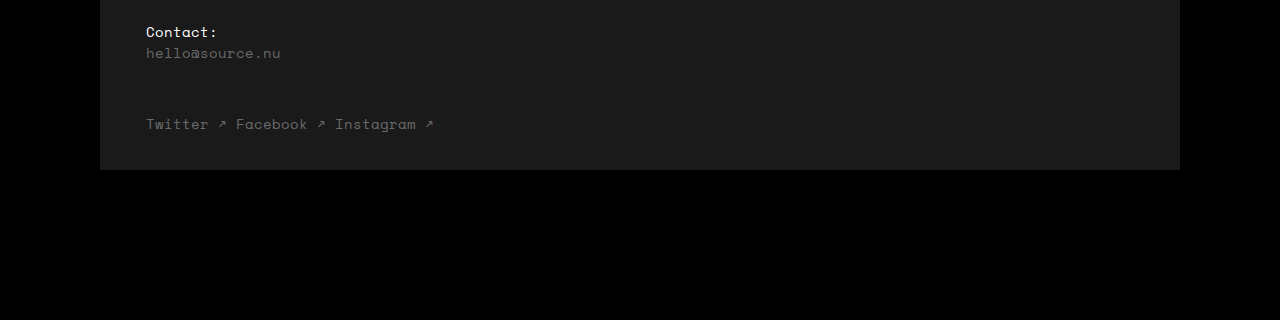
<file: 02_source/index.html>
<!DOCTYPE html>
<html lang="en">

<head>
    <meta charset="UTF-8">
    <meta name="viewport" content="width=device-width, initial-scale=1.0">
    <link rel="stylesheet" href="reset.css">
    <link rel="stylesheet" href="styles.css">
    <title>Document</title>
</head>

<body>
    <header>
        <h1>
            <img src="assets/logo.svg" alt="">
        </h1>
    </header>
    <section>
        <p class="lmt350">An industrial design office based in Oslo.We design objects, surfaces, products, furniture and
            spaces.</p>
    </section>
    <section class="lrg_img">
        <img class="solo" src="assets/image_1.jpg" alt="">
    </section>
    <section class="sml_img">
        <img src="assets/image_2.jpg" alt="">
        <p class="caption">Industrial Night Stand and Lamp ↗</p>
    </section>
    <section>
        <p class="lmt350">We work with a wide range of corporate and cultural clients, both locally and internationally.
        </p>
    </section>
    <section class="mid_img">
        <img src="assets/image_3.jpg" alt="">
        <p class="caption">Day Chair ↗</p>
    </section>
    <section>
        <img class="solo" src="assets/image_4.jpg" alt="">
    </section>
    <section class="mid_img">
        <h2>Our Process</h2>
        <p class="lmt450">We design furniture, lighting, accessories and components, working together with a range of
            suppliers and
            manufacturers. In particular, We have built a close relationship with a local foundry for cast elements in
            bronze and aluminium.</p>
    </section>
    <footer class="mid_img">
        <p>Contact: <br>
            <a href="mailto:hello@source.nu">hello@source.nu</a>
        </p>
        <div class="links">
            <a href="#">Twitter ↗</a>
            <a href="#">Facebook ↗</a>
            <a href="#">Instagram ↗</a>
        </div>
    </footer>
</body>

</html>
</file>
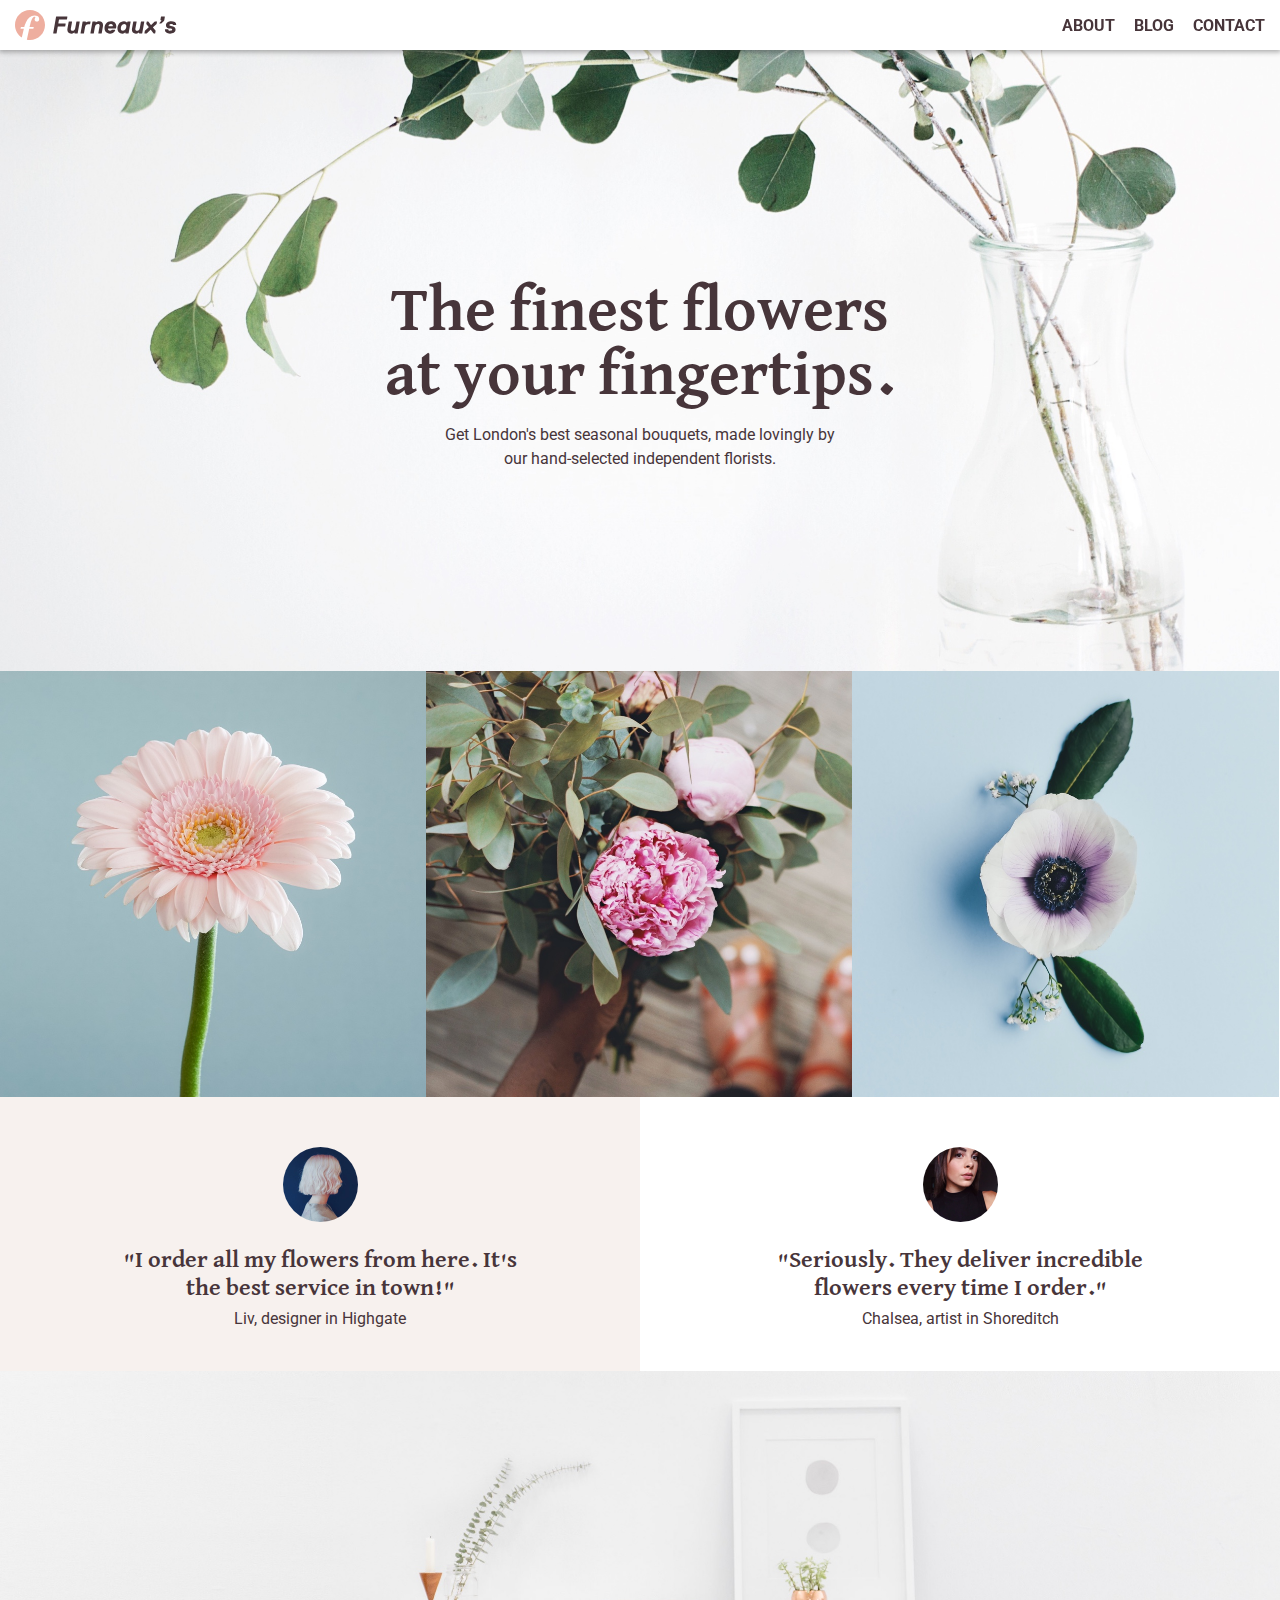
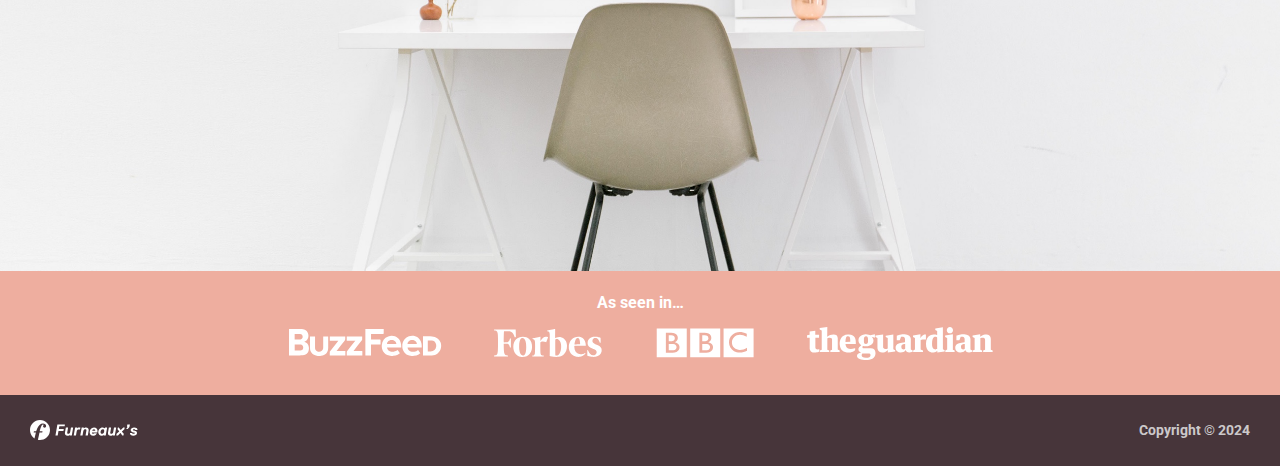
<file: 03_furneaux/index.html>
<!DOCTYPE html>
<html lang="en">

<head>
    <meta charset="UTF-8">
    <!-- I have removed the standard scaled 1.0 and instead put the last part (viewport-fit=cover") which allows us to have a full scale view of the website in mobile device landscape mode -->
    <meta name="viewport" content="width=device-width, viewport-fit=cover">
    <link rel="stylesheet" href="reset.css">
    <link rel="stylesheet" href="styles.css">
    <title>Furneaux's</title>
</head>

<body>
    <header>
        <h1>
            <img src="assets/logo.svg" alt="">
        </h1>
        <nav>
            <a href="#">About</a>
            <a href="#">Blog</a>
            <a href="#">Contact</a>
        </nav>
    </header>
    <section class="hero">
        <div class="hero_text">
            <h2>The finest flowers at your fingertips.</h2>
            <p>Get London's best seasonal bouquets, made lovingly by our hand-selected independent florists.</p>
        </div>
    </section>
    <section class="flowers">
        <img src="assets/flower_1.jpg" alt="">
        <img src="assets/flower_2.jpg" alt="">
        <img src="assets/flower_3.jpg" alt="">
    </section>
    <section class="testimonials">
        <div class="test_left">
            <img src="assets/quote_liv.png" alt="">
            <blockquote>"I order all my flowers from here. It's the best service in town!"</blockquote>
            <p>Liv, designer in Highgate</p>
        </div>
        <div class="test_right">
            <img src="assets/quote_chelsea.png" alt="">
            <blockquote>"Seriously. They deliver incredible flowers every time I order."</blockquote>
            <p>Chalsea, artist in Shoreditch</p>
        </div>
    </section>
    <section class="hero chair">

    </section>
    <section class="logos">
        <p>As seen in…</p>
        <div class="inner_logos">
            <img src="assets/buzzfeed.svg" alt="">
            <img src="assets/forbes.svg" alt="">
            <img src="assets/bbc.svg" alt="">
            <img src="assets/guardian.svg" alt="">
        </div>
    </section>
    <footer>
        <img src="assets/logo-footer.svg" alt="">
        <p>Copyright &copy; 2024</p>
    </footer>

</body>

</html>
</file>
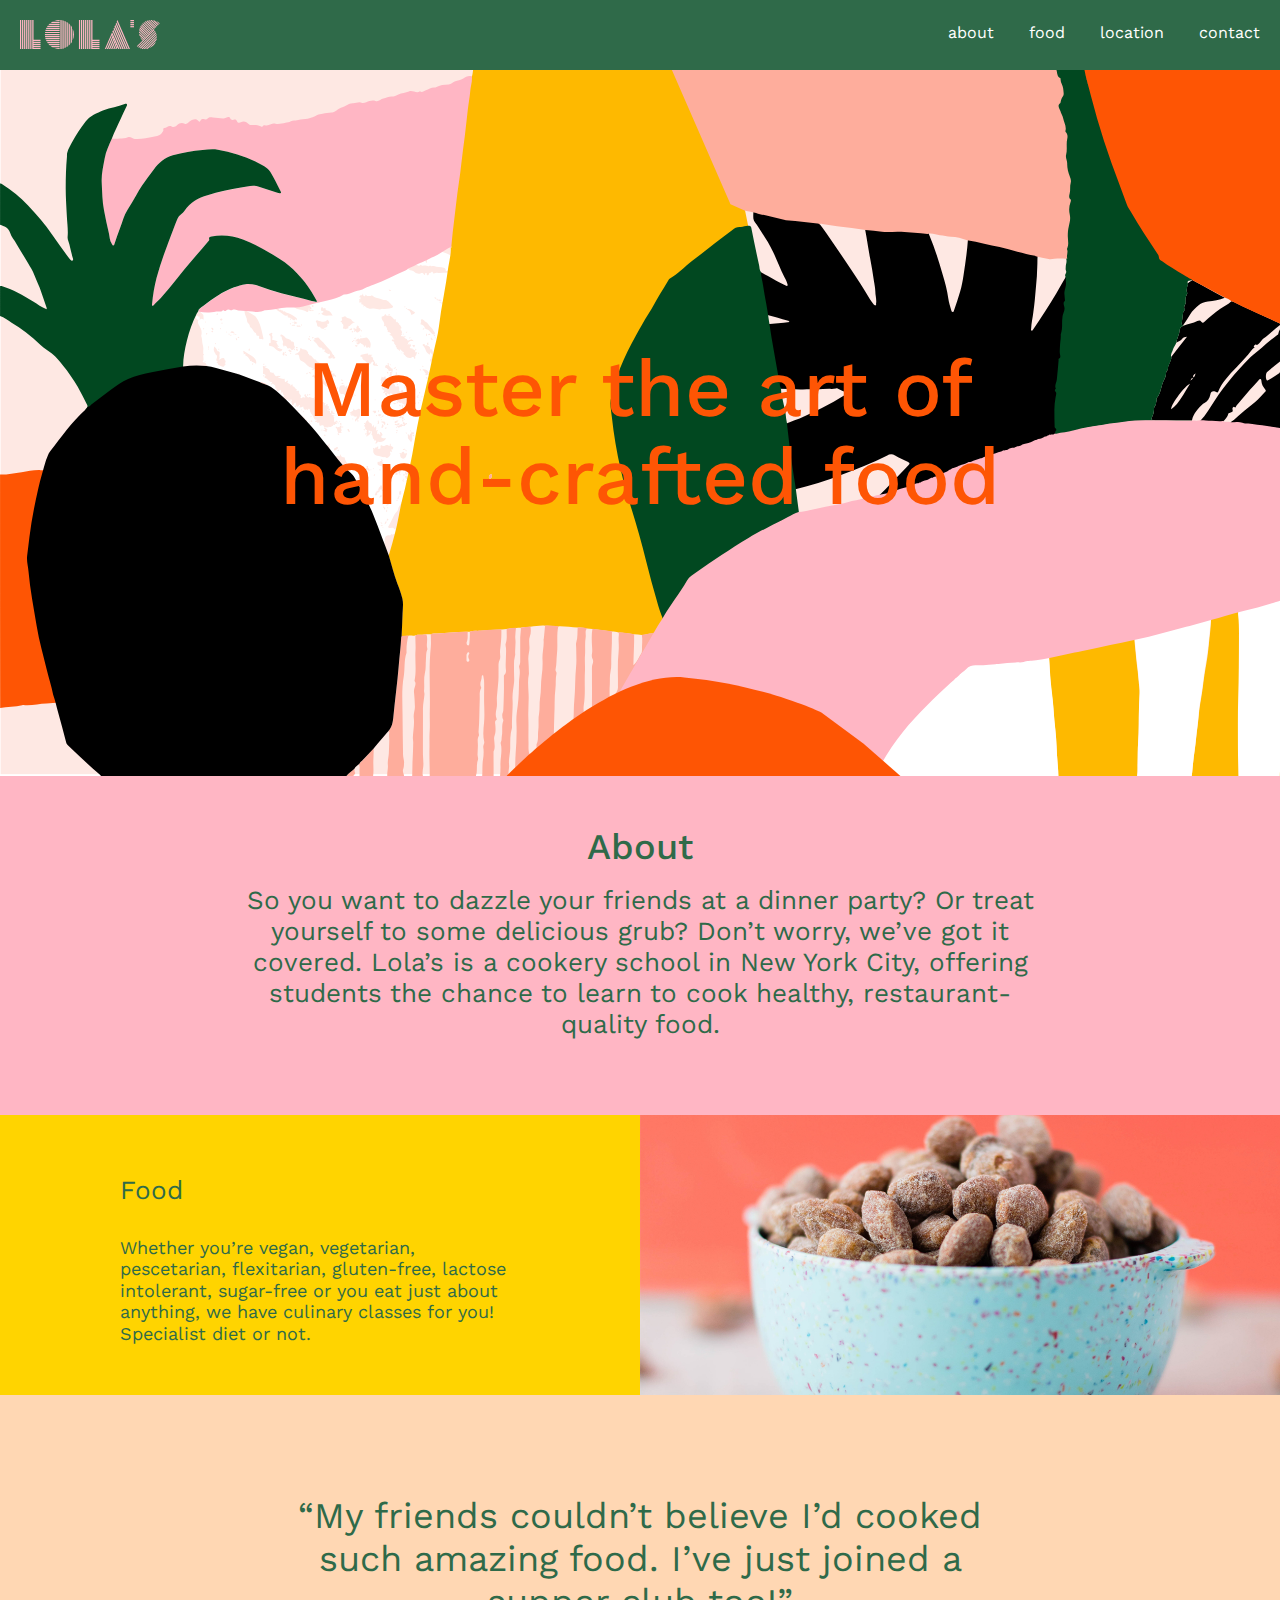
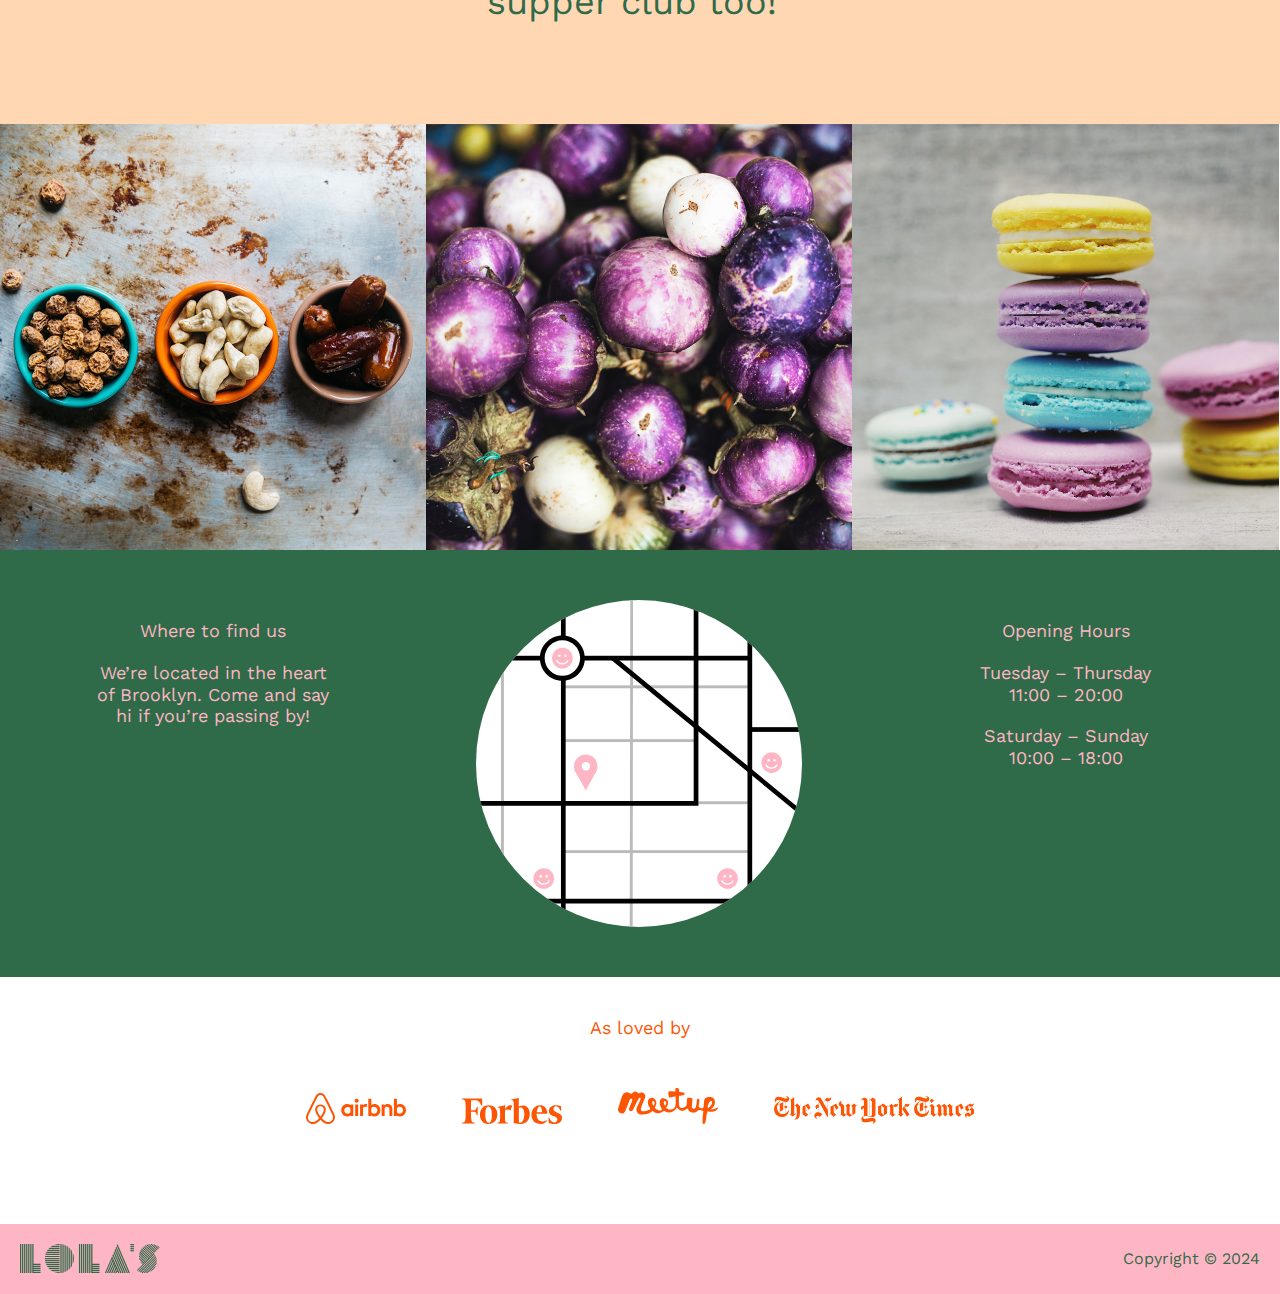
<file: 03_lola/index.html>
<!DOCTYPE html>
<html lang="en">

<head>
    <meta charset="UTF-8">
    <meta name="viewport" content="width=device-width, initial-scale=1.0">
    <link rel="stylesheet" href="reset.css">
    <link rel="stylesheet" href="styles.css">
    <title>Lola's</title>
</head>

<body>

    <header>
        <h1>
            <img src="assets/lola-pink.svg" alt="">
        </h1>
        <nav>
            <a href="#">about</a>
            <a href="#">food</a>
            <a href="#">location</a>
            <a href="#">contact</a>
        </nav>
    </header>

    <section class="hero">
        <h2>Master the art of hand-crafted food</h2>
    </section>

    <section class="about">
        <h3>About</h3>
        <p>So you want to dazzle your friends at a dinner party? Or treat yourself to some delicious grub? Don’t worry,
            we’ve got it covered. Lola’s is a cookery school in New York City, offering students the chance to learn to
            cook healthy, restaurant-quality food.</p>
    </section>

    <section class="food">
        <div class="food_info">
            <p class="food_title">Food</p>
            <p>Whether you’re vegan, vegetarian, pescetarian, flexitarian, gluten-free, lactose intolerant, sugar-free
                or you eat just about anything, we have culinary classes for you! Specialist diet or not.</p>
        </div>
        <div class="food_image">
            <!-- <img class="food_img" src="assets/blue-bowl.jpg" alt=""> -->

        </div>
    </section>

    <section class="quote">
        <blockquote>
            <p>“My friends couldn’t believe I’d cooked such amazing food. I’ve just joined a supper club too!”</p>
        </blockquote>
    </section>

    <section class="images">
        <img src="assets/bowls.jpg" alt="">
        <img class="hide" src="assets/vegetables.jpg" alt="">
        <img src="assets/macaroons.jpg" alt="">
    </section>

    <section class="findus">
        <div class="where">
            <p>Where to find us</p>
            <p>We’re located in the heart of Brooklyn. Come and say hi if you’re passing by!</p>
        </div>
        <div class="map hide">
            <img src="assets/map.svg" alt="">
        </div>
        <div class="opening">
            <p>Opening Hours</p>
            <p>Tuesday – Thursday <br> 11:00 – 20:00</p>
            <p>Saturday – Sunday <br> 10:00 – 18:00</p>
        </div>
    </section>

    <section class="logos">
        <p>As loved by</p>
        <img class="short_logo" src="assets/airbnb.svg" alt="Airbnb">
        <img class="short_logo" src="assets/forbes.svg" alt="Forbes">
        <img class="short_logo" src="assets/meetup.svg" alt="Meetup">
        <img class="long_logo" src="assets/nyt.svg" alt="The New York Times">
    </section>

    <footer>
        <h1>
            <img src="assets/lola-green.svg" alt="">
        </h1>
        <p>Copyright &copy; 2024</p>
    </footer>
</body>

</html>
</file>
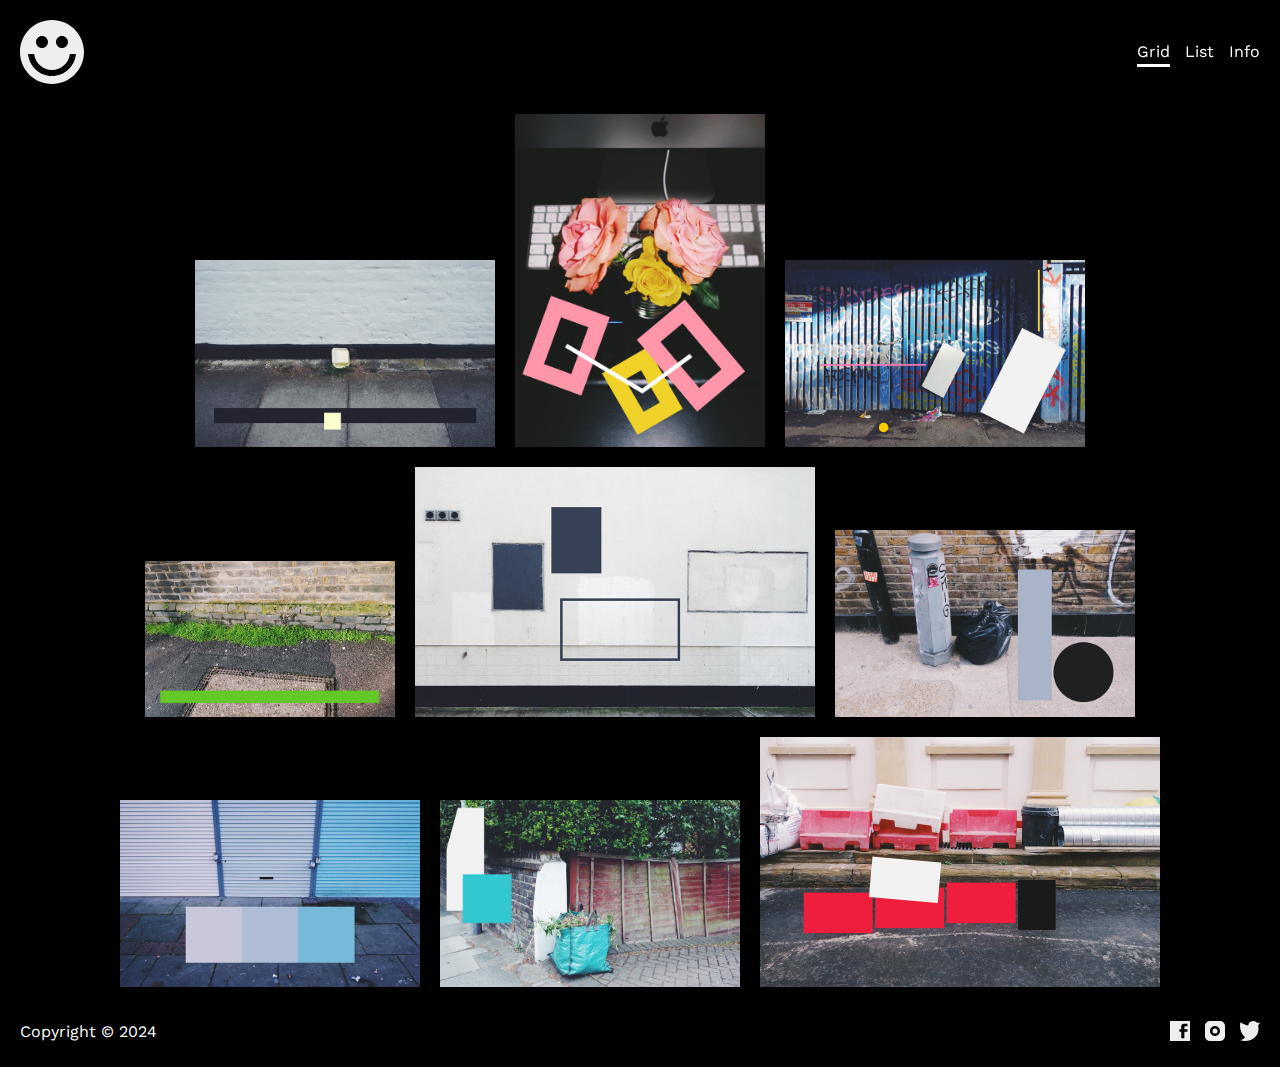
<file: 04_boyce/index.html>
<!DOCTYPE html>
<html lang="en">

<head>
    <meta charset="UTF-8">
    <meta name="viewport" content="width=device-width, initial-scale=1.0">
    <link rel="stylesheet" href="reset.css">
    <link rel="stylesheet" href="style.css">
    <title>Boyce</title>
</head>

<body>
    <header>
        <h1><img src="assets/logo.svg" alt=""></h1>
        <nav class="top-nav">
            <a href="#" class="selected">Grid</a>
            <a href="list.html">List</a>
            <a href="#">Info</a>
        </nav>
    </header>

    <section class="photos">
        <div class="photo">
            <img src="assets/image_1.jpg" alt="">
            <div class="overlay">
                <h2>Black Line Yellow Box</h2>
            </div>
        </div>
        <div class="photo sml">
            <div class="overlay">
                <h2>Desk Flowers</h2>
            </div>
            <img src="assets/image_2.jpg" alt="">
        </div>
        <div class="photo">
            <img src="assets/image_3.jpg" alt="">
            <div class="overlay">
                <h2>Fence Sign Reach</h2>
            </div>
        </div>

        <div class="photo sml">
            <img src="assets/image_4.jpg" alt="">
            <div class="overlay">
                <h2>Green Grass Line</h2>
            </div>
        </div>

        <div class="photo lrg">
            <img src="assets/image_5.jpg" alt="">
            <div class="overlay">
                <h2>Fill Outline</h2>
            </div>
        </div>

        <div class="photo">
            <img src="assets/image_6.jpg" alt="">
            <div class="overlay">
                <h2>Bollard Bag Black Grey</h2>
            </div>
        </div>

        <div class="photo">
            <img src="assets/image_7.jpg" alt="">
            <div class="overlay">
                <h2>Three Shutters</h2>
            </div>
        </div>

        <div class="photo">
            <img src="assets/image_8.jpg" alt="">
            <div class="overlay">
                <h2>Green Bag White Wall</h2>
            </div>
        </div>

        <div class="photo lrg">
            <img src="assets/image_9.jpg" alt="">
            <div class="overlay">
                <h2>Temporary Barrier Bin</h2>
            </div>
        </div>
    </section>

    <footer>

        <p>Copyright &copy; 2024</p>
        <nav class="bottom-nav">
            <a href="#"><img src="assets/icon-facebook.svg" alt=""></a>
            <a href="#"><img src="assets/icon-instagram.svg" alt=""></a>
            <a href="#"><img src="assets/icon-twitter.svg" alt=""></a>
        </nav>
    </footer>
</body>

</html>
</file>
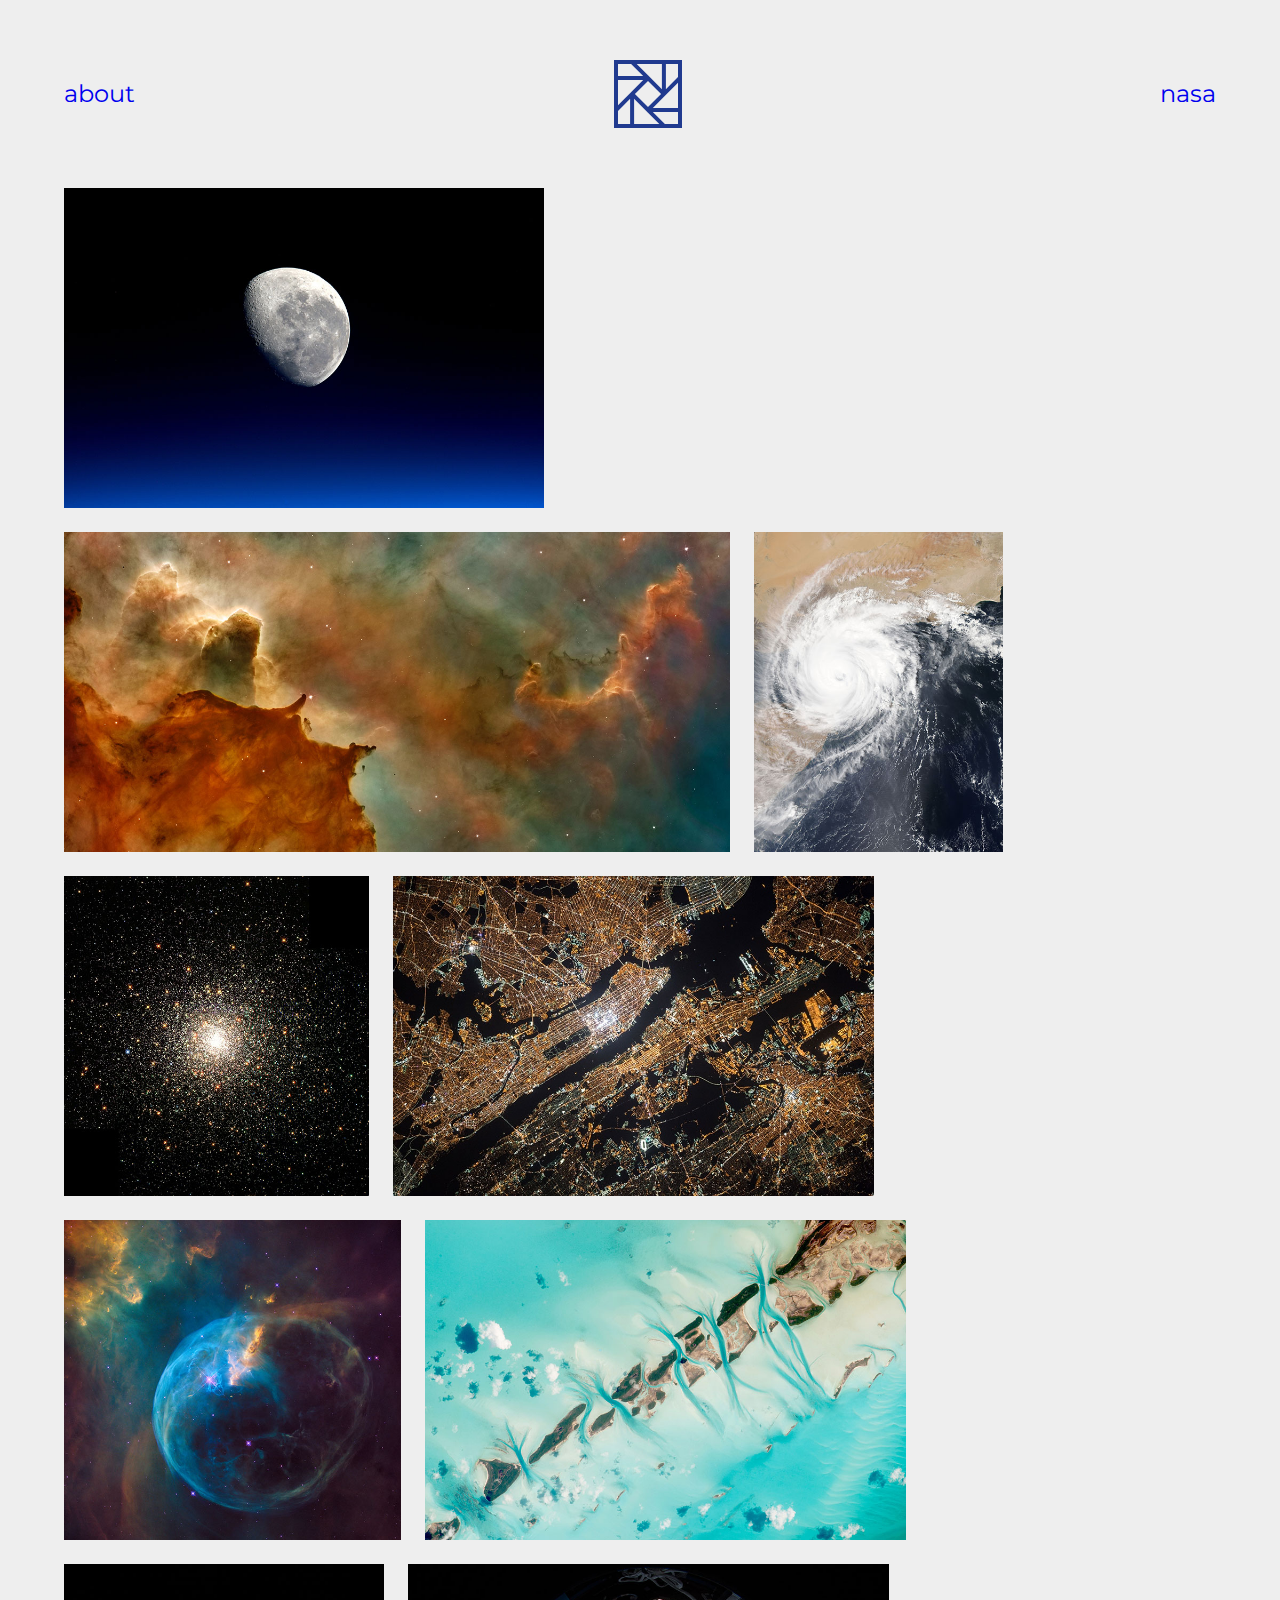
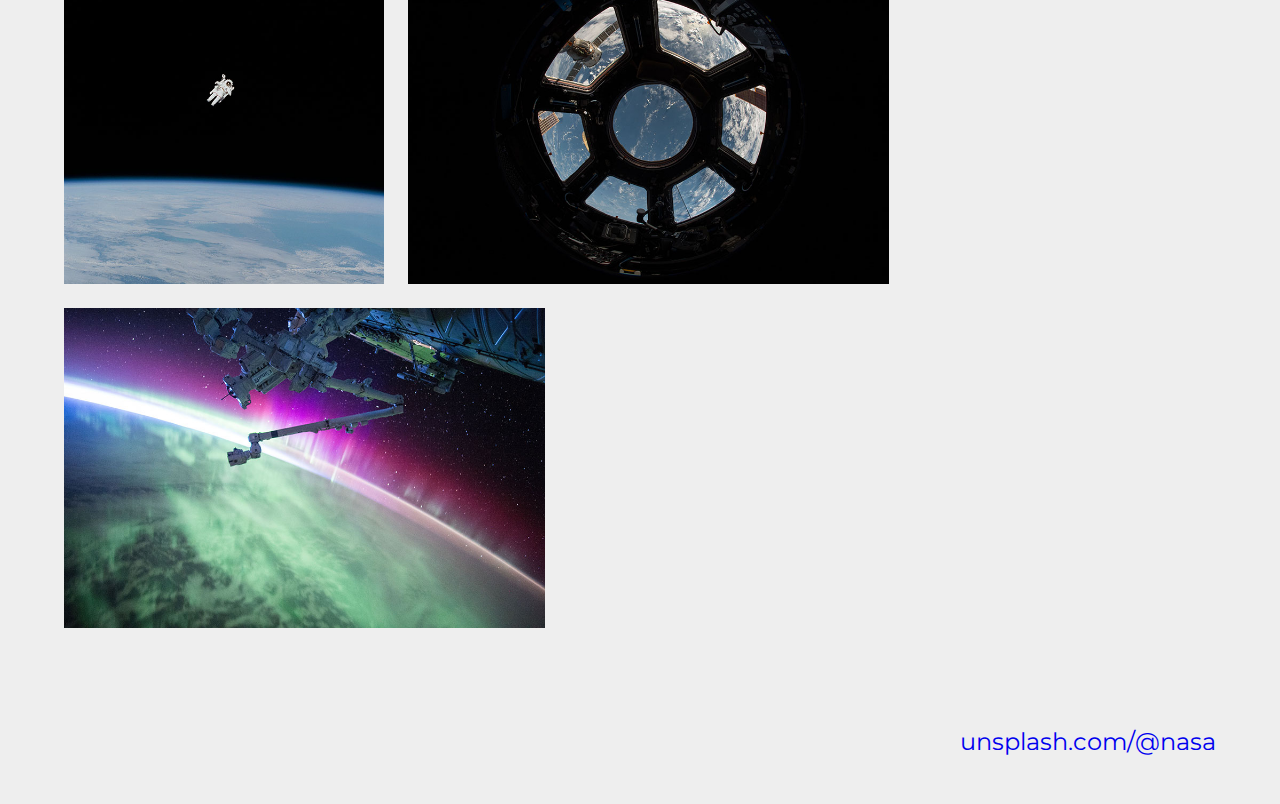
<file: 04_nasa/index.html>
<!DOCTYPE html>
<html lang="en">

<head>
    <meta charset="UTF-8">
    <meta name="viewport" content="width=device-width, initial-scale=1.0">
    <link rel="stylesheet" href="reset.css">
    <link rel="stylesheet" href="styles.css">
    <title>NASA</title>
</head>

<body>
    <header>
        <a href="#">about</a>
        <h1>
            <img class="logo" src="assets/logo.svg" alt="Logo">
        </h1>
        <a href="#">nasa</a>
    </header>

    <section class="photos">
        <div class="photo">
            <div class="overlay">
                <h2>moon</h2>
            </div>
            <img src="assets/image_1.jpg" alt="moon">
            <!-- <p>moon</p> -->
        </div>
        <div class="photo">
            <div class="overlay">
                <h2>nebula</h2>
            </div>
            <img src="assets/image_2.jpg" alt="nebula">
            <!-- <p>nebula</p> -->
        </div>
        <div class="photo">
            <div class="overlay">
                <h2>tornado</h2>
            </div>
            <img src="assets/image_3.jpg" alt="tornado">
            <!-- <p>tornado</p> -->
        </div>
        <div class="photo">
            <div class="overlay">
                <h2>galaxy</h2>
            </div>
            <img src="assets/image_4.jpg" alt="galaxy">
            <!-- <p>galaxy</p> -->
        </div>
        <div class="photo">
            <div class="overlay">
                <h2>city at night</h2>
            </div>
            <img src="assets/image_5.jpg" alt="city at night">
            <!-- <p>city at night</p> -->
        </div>
        <div class="photo">
            <div class="overlay">
                <h2>cosmic</h2>
            </div>
            <img src="assets/image_6.jpg" alt="cosmic">
            <!-- <p>cosmic</p> -->
        </div>
        <div class="photo">
            <div class="overlay">
                <h2>earth</h2>
            </div>
            <img src="assets/image_7.jpg" alt="earth">
            <!-- <p>earth</p> -->
        </div>
        <div class="photo">
            <div class="overlay">
                <h2>astronaut</h2>
            </div>
            <img src="assets/image_8.jpg" alt="astronaut">
            <!-- <p>astronaut</p> -->
        </div>
        <div class="photo">
            <div class="overlay">
                <h2>international space station</h2>
            </div>
            <img src="assets/image_9.jpg" alt="international space station">
            <!-- <p>international space station</p> -->
        </div>
        <div class="photo">
            <div class="overlay">
                <h2>aurora borealis</h2>
            </div>
            <img src="assets/image_10.jpg" alt="aurora borealis">
            <!-- <p>aurora borealis</p> -->
        </div>
    </section>
    <footer>
        <a href="https://unsplash.com/@nasa">unsplash.com/@nasa</a>
    </footer>


</body>

</html>
</file>
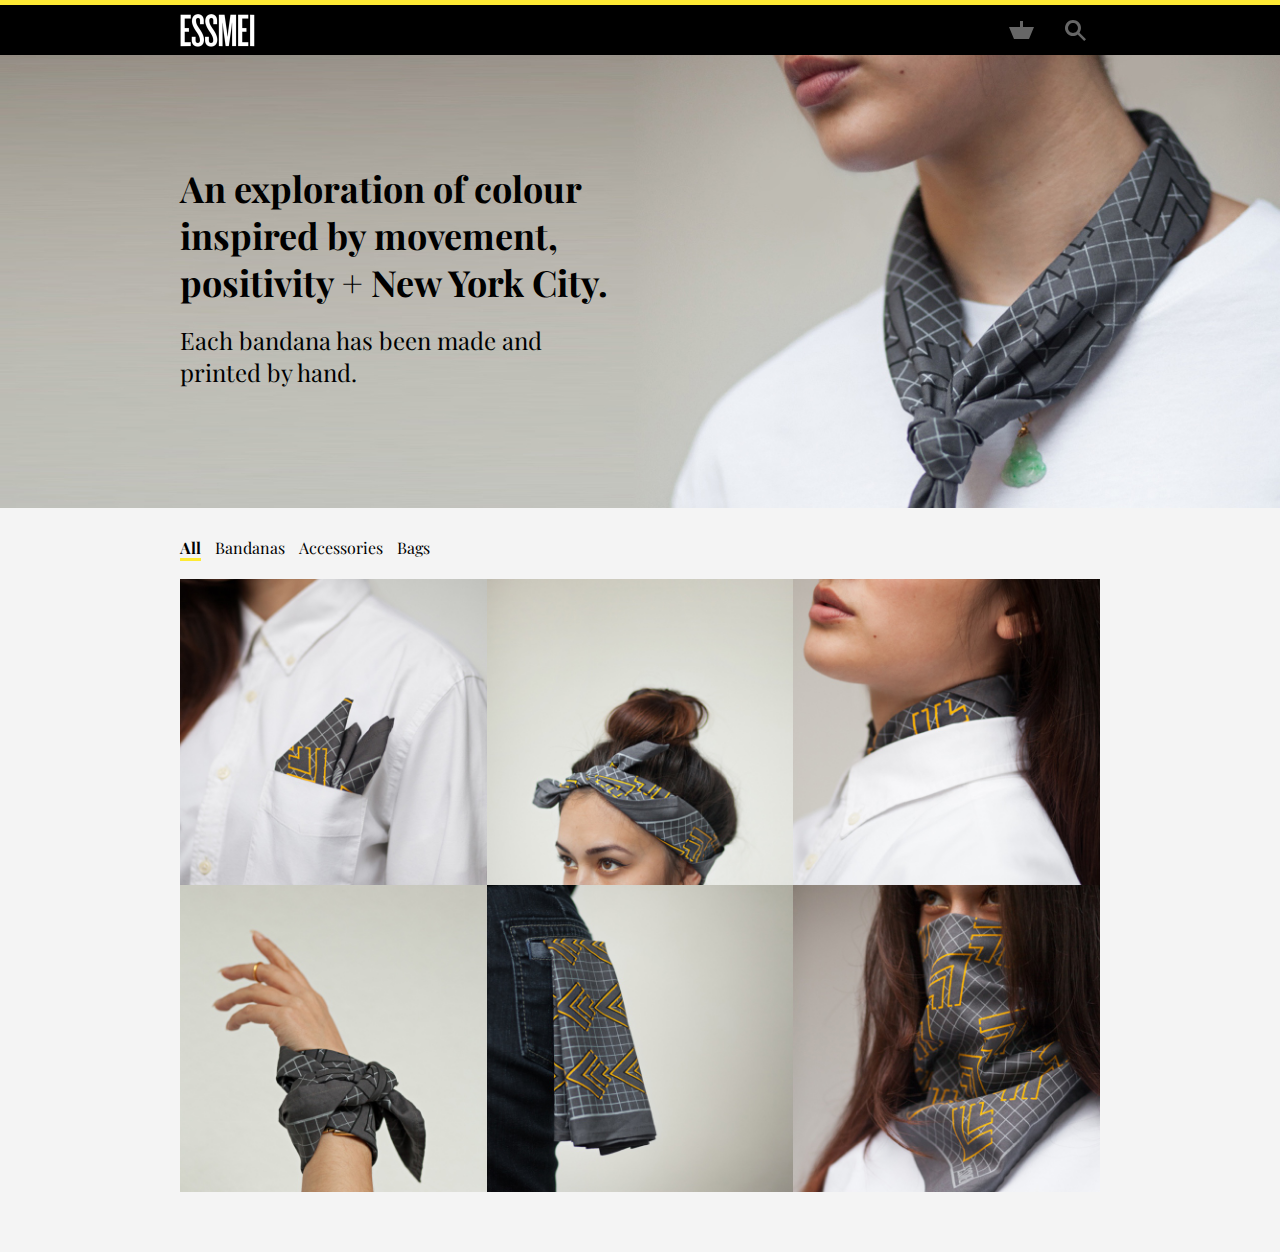
<file: 05_essmei/index.html>
<!DOCTYPE html>
<html lang="en">

<head>
    <meta charset="UTF-8">
    <meta name="viewport" content="width=device-width, initial-scale=1.0">
    <link rel="stylesheet" href="reset.css">
    <link rel="stylesheet" href="styles.css">
    <title>ESSMEI</title>
</head>

<body>
    <header>
        <div class="container">
            <h1>
                <img src="assets/logo.png" alt="">
            </h1>
            <nav>
                <a href="#">
                    <img src="assets/basket-icon.svg" alt="">
                </a>
                <a href="#">
                    <img src="assets/search-icon.svg" alt="">
                </a>
            </nav>
        </div>
    </header>

    <section class="hero">
        <div class="container">
            <div class="intro">
                <h2>An exploration of colour inspired by movement, positivity + New York City. </h2>
                <p>Each bandana has been made and printed by hand.</p>
            </div>
        </div>
    </section>

    <nav class="filters">
        <div class="container textnav">
            <a href="#" class="show-filters">Show filters</a>
            <ul class="filters-list">
                <li><a href="all.html" class="selected" data-filter=".product">All</a></li>
                <li><a href="bandana.html" data-filter=".bandanas">Bandanas</a></li>
                <li><a href="accessories.html" data-filter=".accessories">Accessories</a></li>
                <li><a href="bags.html" data-filter=".bags">Bags</a></li>
            </ul>
        </div>
    </nav>

    <section class="products">
        <div class="container">
            <div class="product accessories">
                <div class="overlay">
                    <h4>Pocket square</h4>
                    <p>£40</p>
                </div>
                <img src="assets/image_1.jpg" alt="">
            </div>
            <div class="product bandanas">
                <div class="overlay">
                    <h4>Bandana</h4>
                    <p>£30</p>
                </div>
                <img src="assets/image_2.jpg" alt="">
            </div>
            <div class="product accessories">
                <div class="overlay">
                    <h4>Scarf</h4>
                    <p>£25</p>
                </div>
                <img src="assets/image_3.jpg" alt="">
            </div>
            <div class="product accessories">
                <div class="overlay">
                    <h4>Wrist warmer</h4>
                    <p>£25</p>
                </div>
                <img src="assets/image_4.jpg" alt="">
            </div>
            <div class="product bags">
                <div class="overlay">
                    <h4>Bandana</h4>
                    <p>£30</p>
                </div>
                <img src="assets/image_5.jpg" alt="">
            </div>
            <div class="product bags">
                <div class="overlay">
                    <h4>Face mask</h4>
                    <p>£45</p>
                </div>
                <img src="assets/image_6.jpg" alt="">
            </div>
        </div>
    </section>
    <script src="assets/jquery.js"></script>
    <script src="main.js"></script>
</body>

</html>
</file>
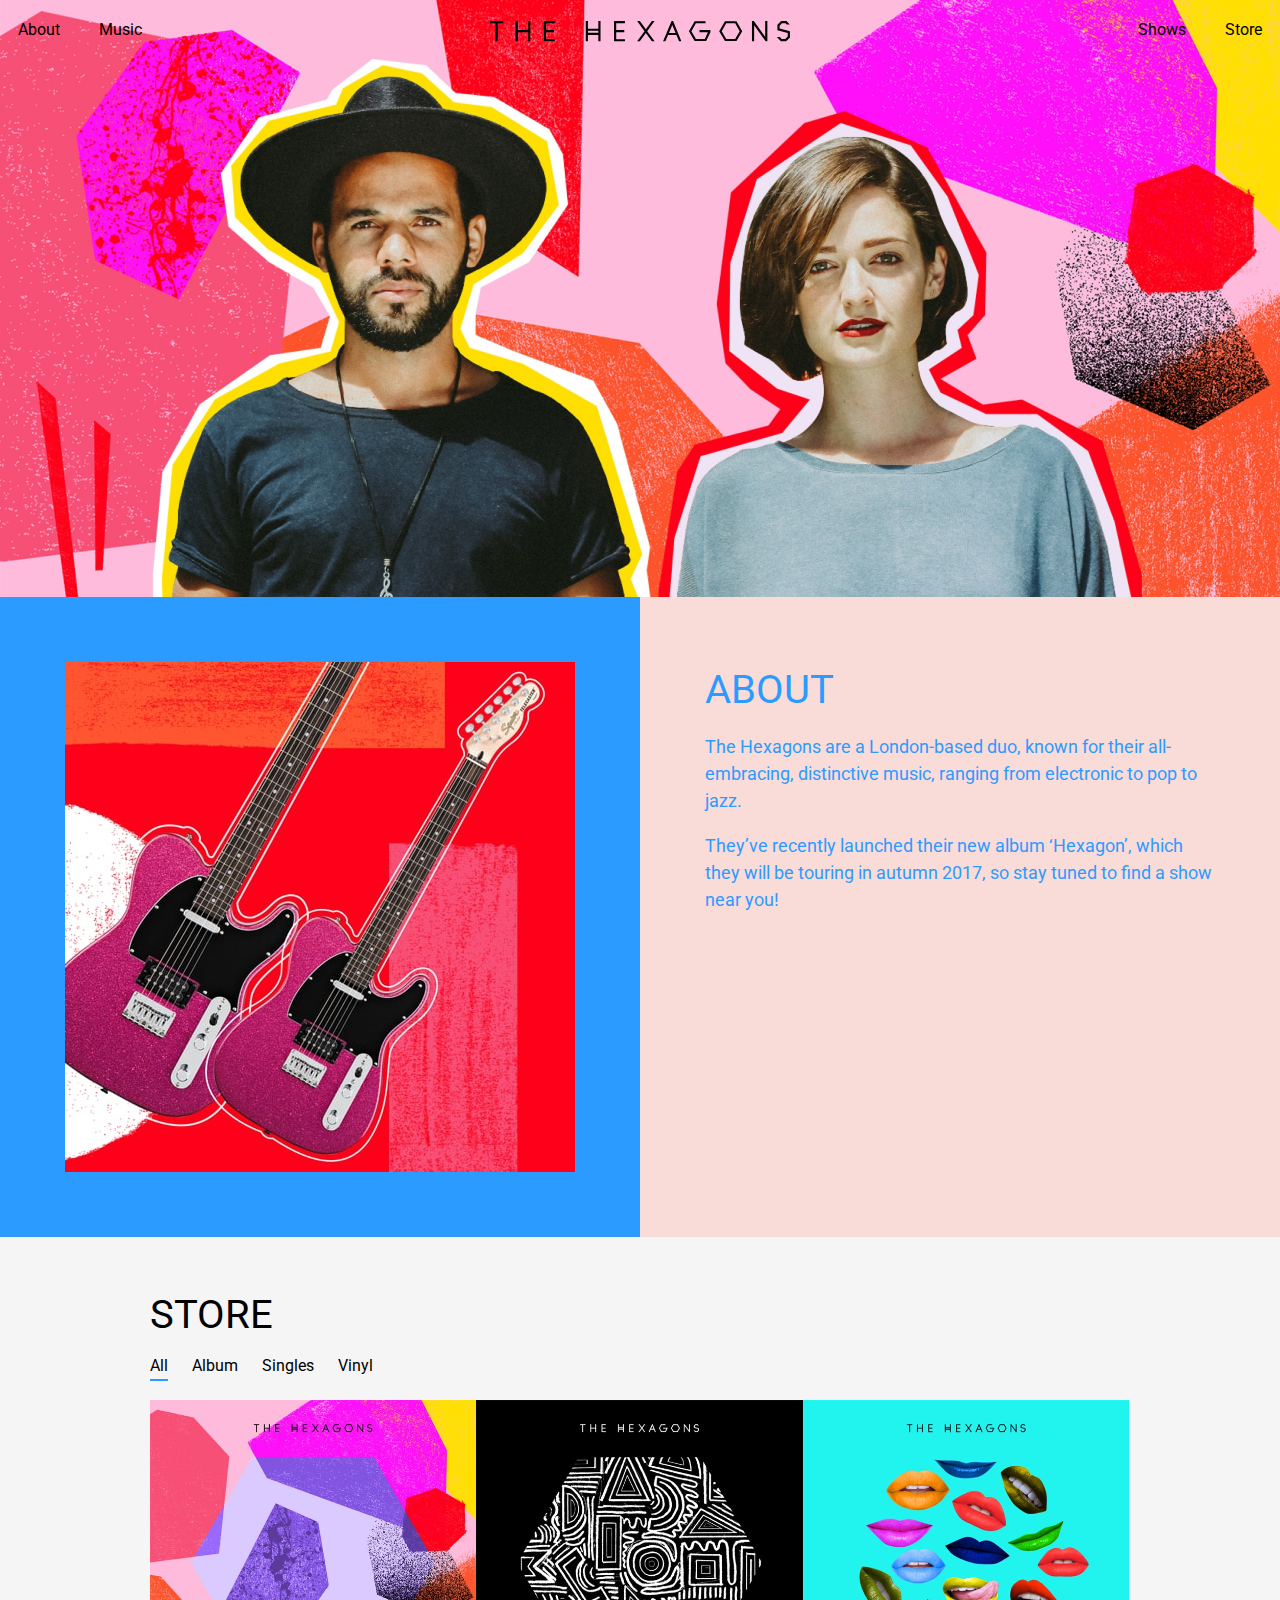
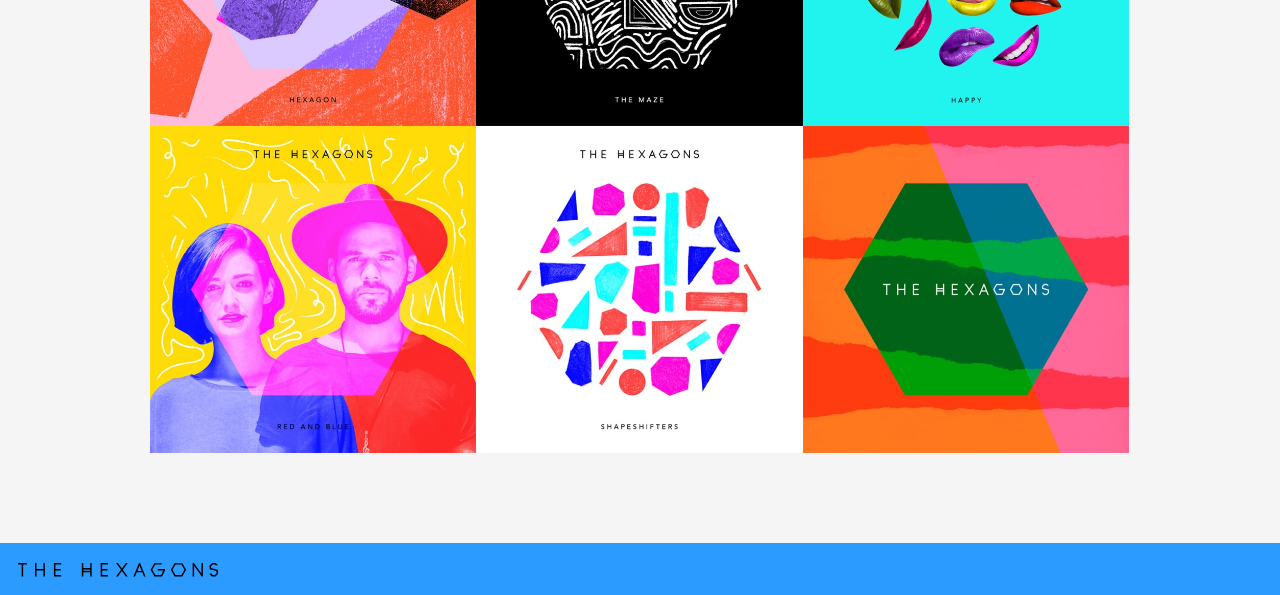
<file: 05_hexagons/index.html>
<!DOCTYPE html>
<html lang="en">

<head>
    <meta charset="UTF-8">
    <meta name="viewport" content="width=device-width, initial-scale=1.0">
    <link rel="stylesheet" href="reset.css">
    <link rel="stylesheet" href="styles.css">
    <title>Hexagons</title>
</head>

<body>

    <!-- Header -->
    <header>
        <nav class="header-left">
            <a href="#">About</a>
            <a href="#">Music</a>
        </nav>
        <h1><img src="assets/logo.svg" alt=""></h1>
        <nav class="header-right">
            <a href="#">Shows</a>
            <a href="#">Store</a>
        </nav>
    </header>

    <!-- Hero -->
    <section class="hero">
        <img src="assets/hero.jpg" alt="">
    </section>

    <!-- About -->
    <section class="about">
        <img src="assets/guitars.jpg" alt="">
        <div class="about-text">
            <h2>About</h2>
            <p>The Hexagons are a London-based duo, known for their all-embracing, distinctive music, ranging from
                electronic to pop to jazz.</p>
            <p>They’ve recently launched their new album ‘Hexagon’, which they will be touring in autumn 2017, so stay
                tuned to find a show near you! </p>
        </div>
    </section>

    <!-- Store -->
    <section class="store">
        <div class="container">
            <h2>Store</h2>
            <a href="" class="show-filters">Show filters</a>
            <ul class="filter-list">
                <li><a href="all.html" data-filter=".product" class="selected">All</a></li>
                <li><a href="album.html" data-filter=".album">Album</a></li>
                <li><a href="singles.html" data-filter=".singles">Singles</a></li>
                <li><a href="vinyl.html" data-filter=".vinyl">Vinyl</a></li>
            </ul>

            <div class="products">
                <div class="product vinyl">
                    <img src="assets/hexagon.jpg" alt="">
                    <div class="overlay">
                        <h3>Hexagon</h3>
                        <p>£25</p>
                    </div>
                </div>

                <div class="product vinyl">
                    <img src="assets/the-maze.jpg" alt="">
                    <div class="overlay">
                        <h3>The Maze</h3>
                        <p>£25</p>
                    </div>
                </div>

                <div class="product singles">
                    <img src="assets/happy.jpg" alt="">
                    <div class="overlay">
                        <h3>Happy</h3>
                        <p>£5</p>
                    </div>
                </div>

                <div class="product album">
                    <img src="assets/red-and-blue.jpg" alt="">
                    <div class="overlay">
                        <h3>Red and Blue</h3>
                        <p>£8</p>
                    </div>
                </div>

                <div class="product album">
                    <img src="assets/shapeshifters.jpg" alt="">
                    <div class="overlay">
                        <h3>Shapeshifters</h3>
                        <p>£12</p>
                    </div>
                </div>

                <div class="product singles">
                    <img src="assets/vi.jpg" alt="">
                    <div class="overlay">
                        <h3>Outburst</h3>
                        <p>£5</p>
                    </div>
                </div>

            </div>
        </div>
    </section>

    <!-- footer  -->
    <footer>
        <img src="assets/logo.svg" alt="">
    </footer>

    <script src="jquery.js"></script>
    <script src="script.js"></script>
</body>

</html>
</file>
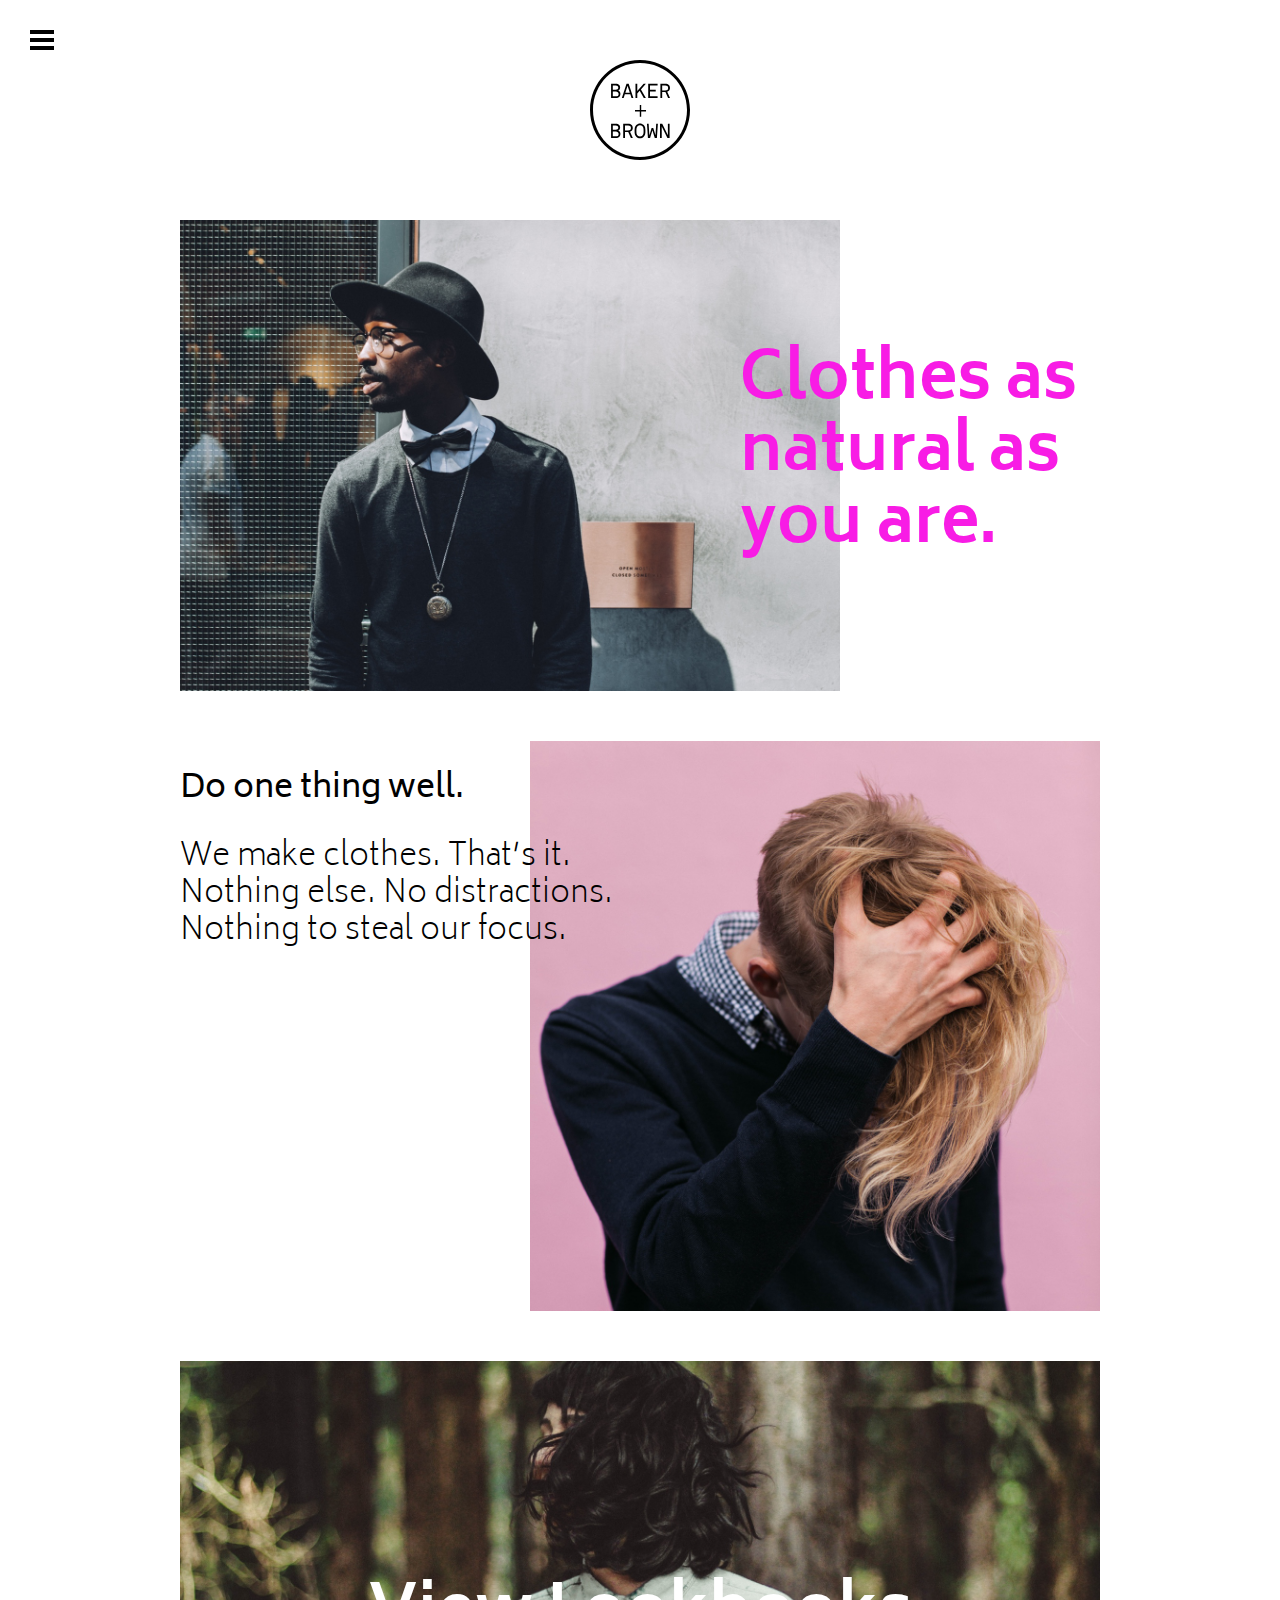
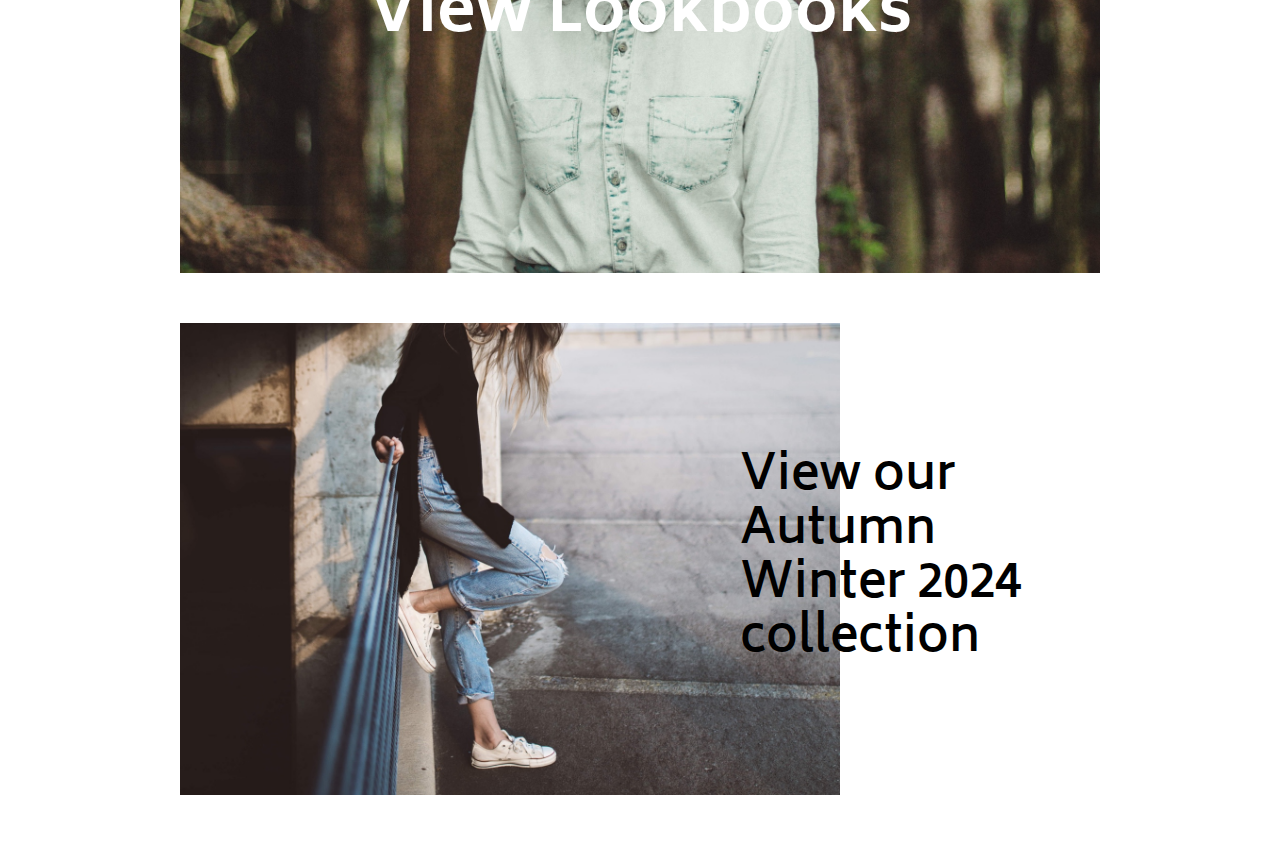
<file: 06_baker+brown/index.html>
<!DOCTYPE html>
<html lang="en">

<head>
    <meta charset="UTF-8">
    <meta name="viewport" content="width=device-width, initial-scale=1.0">
    <link rel="stylesheet" href="reset.css">
    <link rel="stylesheet" href="style.css">
    <title>Baker + Brown</title>
</head>

<body>
    <header>
        <h1>
            <img src="assets/logo.svg" alt="">
        </h1>
        <a href="#" class="menu-toggle">
            <img src="assets/menu-icon.svg" alt="">
        </a>
    </header>
    <div class="menu">
        <nav>
            <a href="#">Shop</a>
            <a href="#">Winter 2024</a>
            <a href="#">Process</a>
            <a href="#">About us</a>
        </nav>
    </div>

    <section class="natural">
        <img src="assets/image_1.jpg" alt="">
        <div class="copy">
            <h2>Clothes as natural as you are.</h2>
        </div>
    </section>

    <section class="one-thing">
        <img src="assets/image_2.jpg" alt="">
        <div class="copy">
            <h3>Do one thing well.</h3>
            <p>We make clothes. That’s it. Nothing else. No distractions. Nothing to steal our focus.</p>
        </div>
    </section>

    <section class="lookbook">
        <h2 class="lookbook-copy">View Lookbooks</h2>
    </section>

    <section class="collection">
        <img src="assets/image_4.jpg" alt="">
        <h3>View our Autumn Winter 2024 collection</h3>
    </section>

    <script src="assets/jquery.js"></script>
    <script src="app.js"></script>
</body>

</html>
</file>
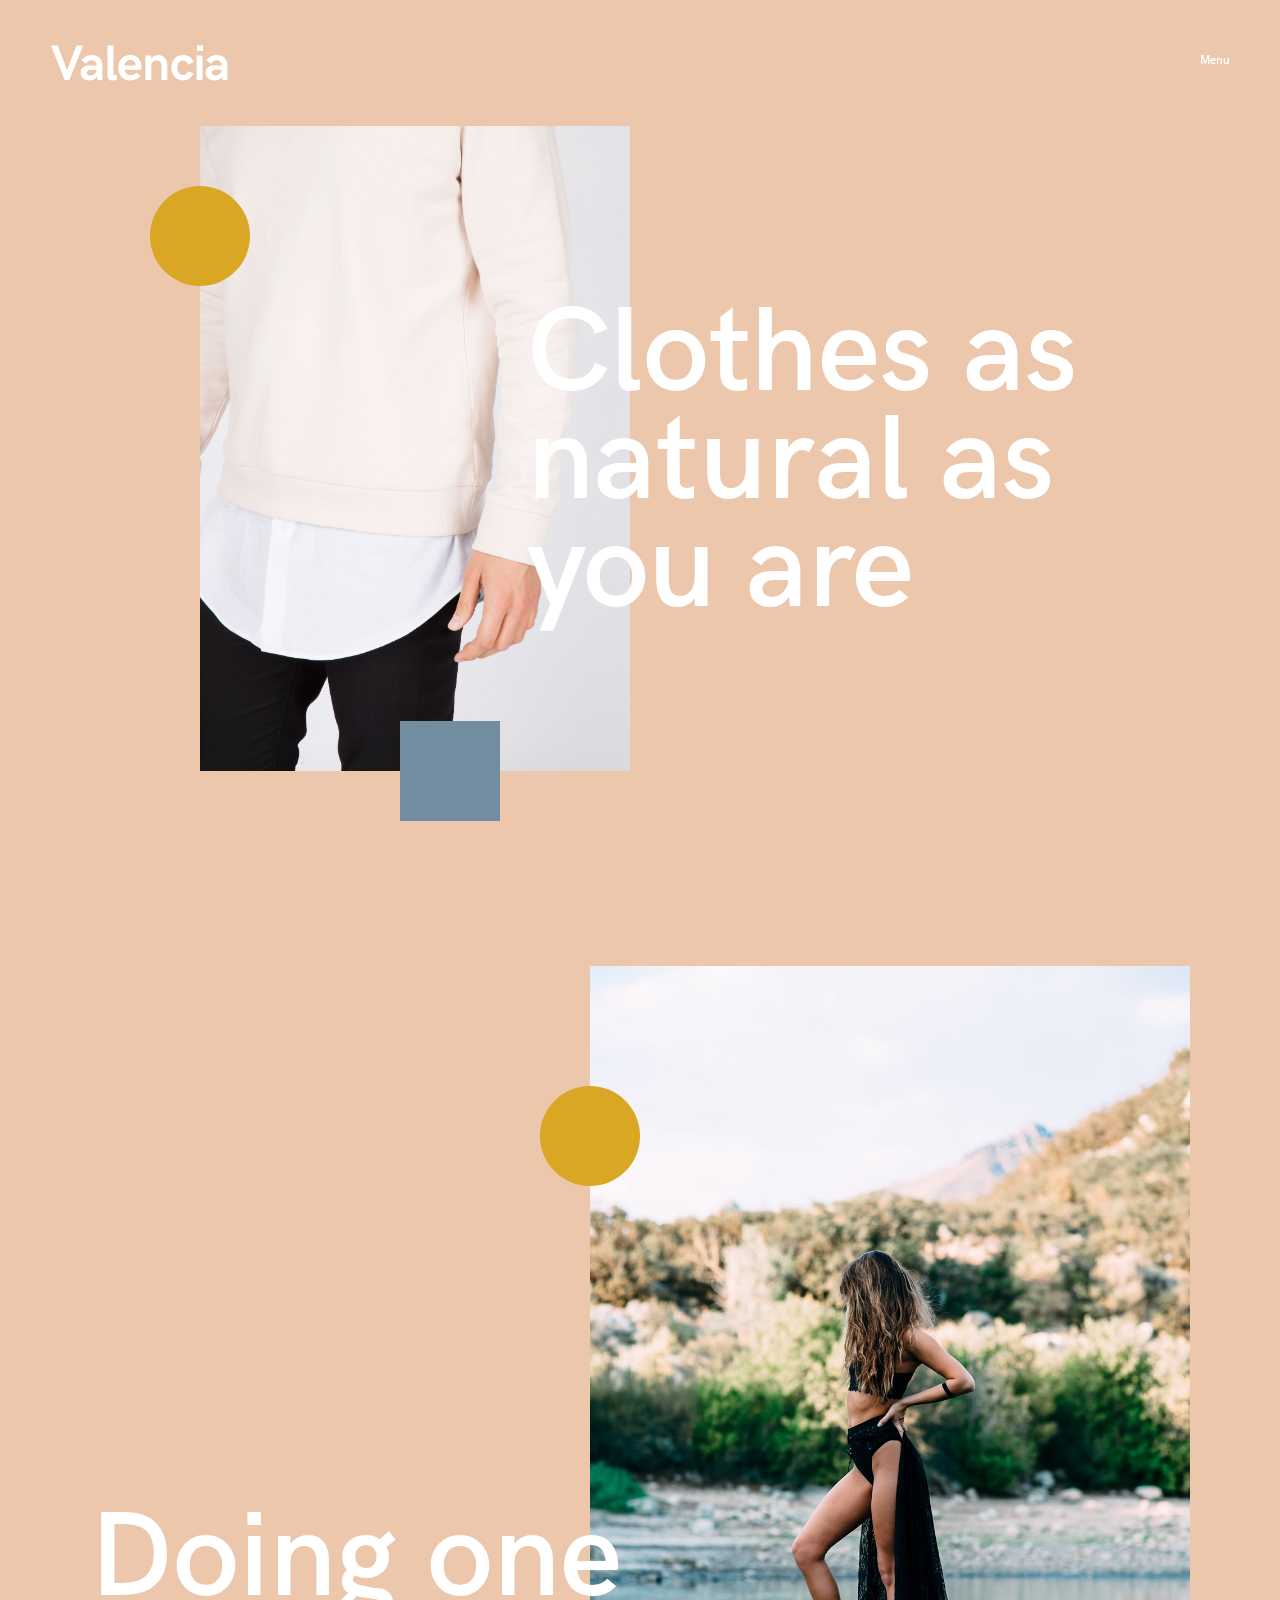
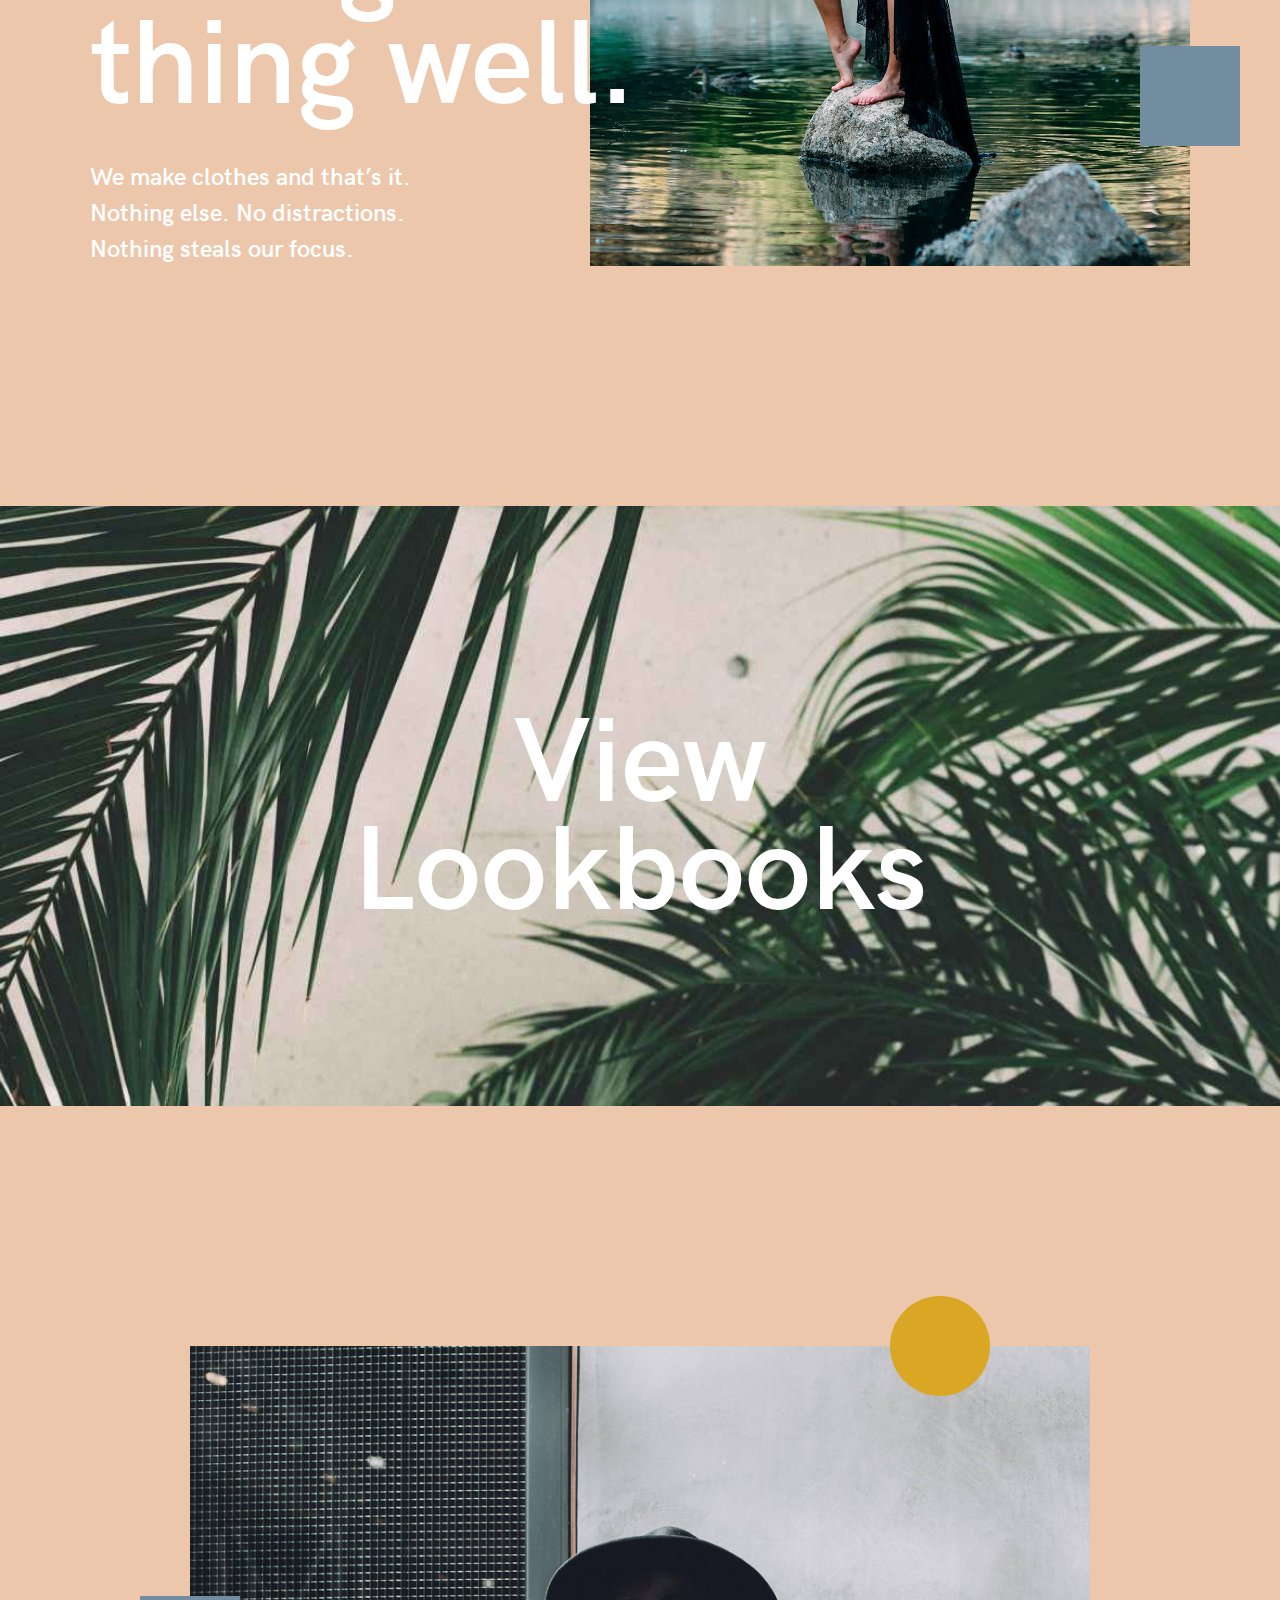
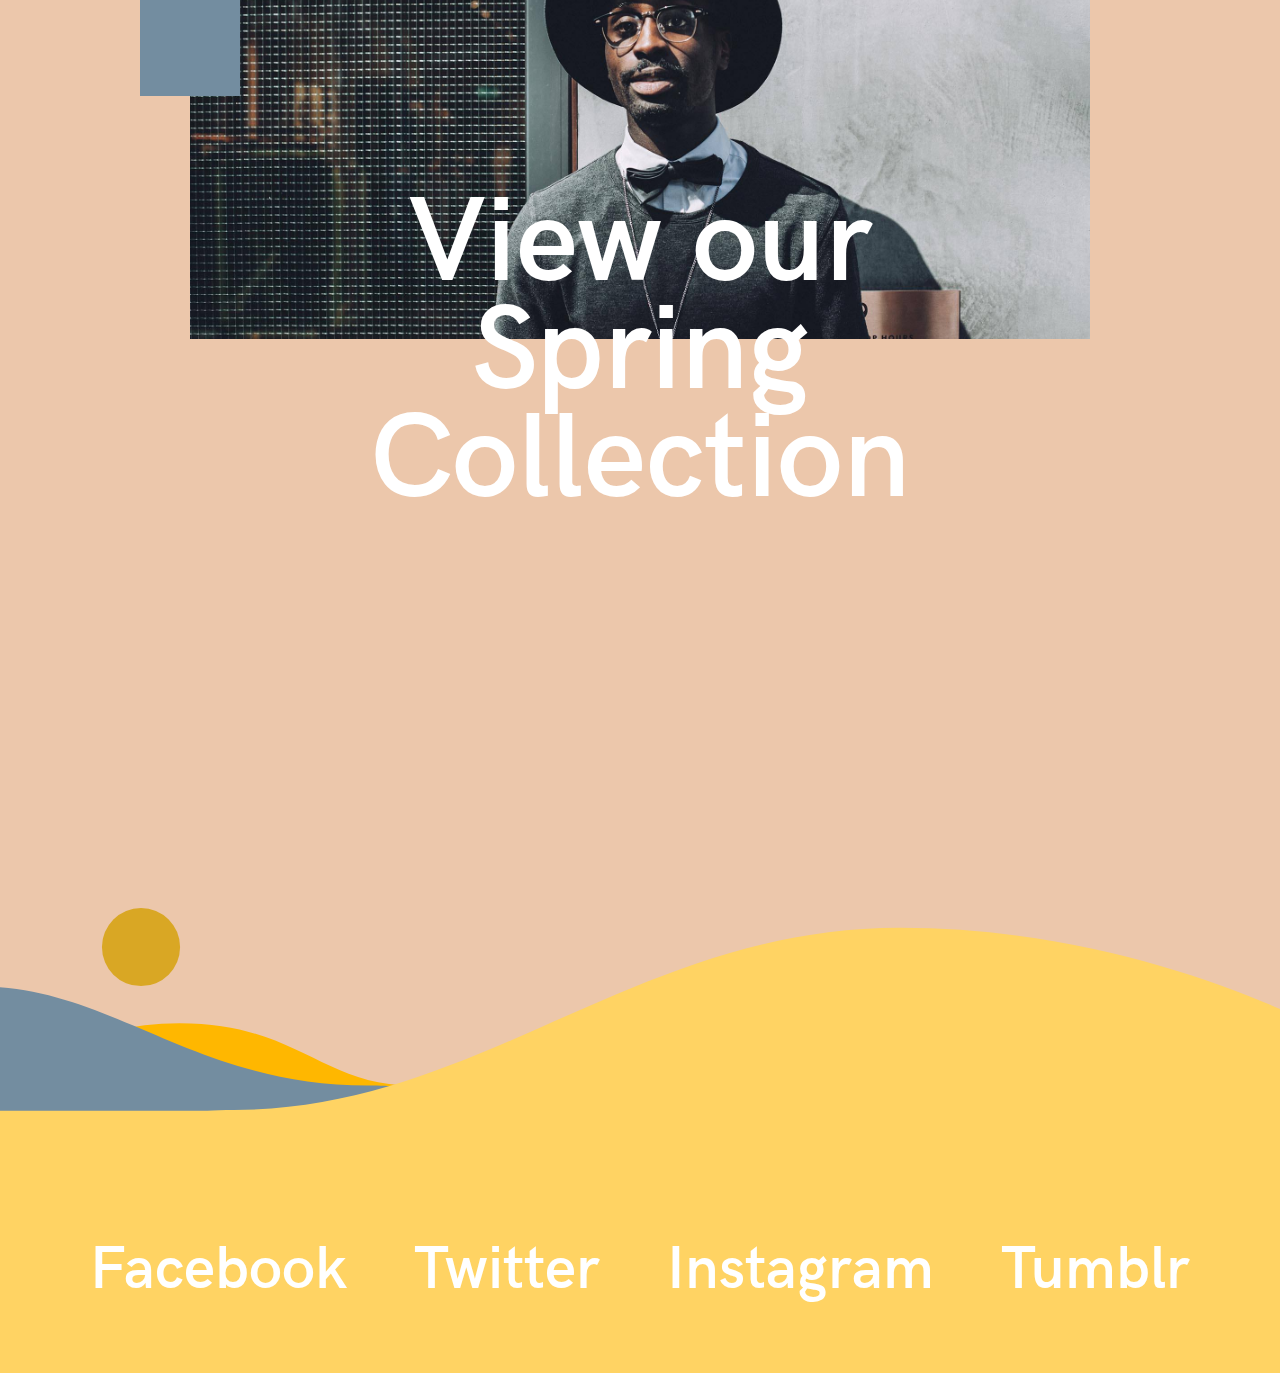
<file: 06_valencia/index.html>
<!DOCTYPE html>
<html lang="en">

<head>
    <meta charset="UTF-8">
    <meta name="viewport" content="width=device-width, initial-scale=1.0">
    <link rel="stylesheet" href="assets/reset.css">
    <link rel="stylesheet" href="styles.css">
    <title>Valencia</title>
</head>

<body>
    <!-- original site for review  -->
    <!-- https://06-valencia-clothing.superhi.hosting/?_gl=1*nwjiex*_gcl_au*MTI3NjkzNzQ1Ni4xNzI4MTYyMTcwLjM2NzUxMDgwMy4xNzMwODMwNjkwLjE3MzA4MzA2OTA.*_ga*MTgzMjAwMDEwMi4xNzI4MTYyMTcw*_ga_SHJS9XN7LV*MTczMTQxMzY2My45My4xLjE3MzE0MTM2NzQuNDkuMC4w -->


    <!-- Header -->
    <header>
        <h1>
            <img src="assets/logo.svg" alt="">
        </h1>
        <a href="menu.htm" class="menu-toggle"><img src="assets/eye-icon.svg" alt="" class="eye-icon">Menu</a>
    </header>

    <!-- Sliding menu -->
    <section class="menu">
        <nav class="pages">
            <a href="home.html">Home</a>
            <a href="lookbooks.html">Lookbooks</a>
            <a href="store.html">Store</a>
            <a href="contacts.html">Contacts</a>
        </nav>
        <nav class="social">
            <a href="facebook.html">Facebook</a>
            <a href="twitter.html">Twitter</a>
            <a href="instagram.html">Instagram</a>
            <a href="tumblr.html">Tumblr</a>
        </nav>
    </section>

    </nav>

    <!-- Section One: natural  -->
    <section class="natural">
        <img src="assets/image_1.jpg" alt="">
        <h2>Clothes as natural as you are</h2>
        <div class="circle"></div>
        <div class="square"></div>
    </section>

    <!-- Section Two:  -->
    <section class="doing">
        <img src="assets/image_2.jpg" alt="">
        <div class="content">
            <h2>Doing one thing well.</h2>
            <p>
                We make clothes and that’s it.
                <br>
                Nothing else. No distractions.
                <br>
                Nothing steals our focus.
            </p>
        </div>
        <div class="circle"></div>
        <div class="square"></div>
    </section>

    <!-- Section Three:  -->
    <section class="lookbook">
        <h2>View Lookbooks</h2>
    </section>

    <!-- Section Four:  -->
    <section class="spring">
        <img src="assets/image_4.jpg" alt="">
        <h2>View our Spring Collection</h2>
        <div class="circle"></div>
        <div class="square"></div>
    </section>

    <!-- Footer:  -->
    <footer>
        <nav class="social">
            <a href="facebook.com">Facebook</a>
            <a href="twitter.com">Twitter</a>
            <a href="instagram.com">Instagram</a>
            <a href="tumblr.com">Tumblr</a>
        </nav>
    </footer>

    <script src="assets/jquery.js"></script>
    <script src="script.js"></script>
</body>

</html>
</file>
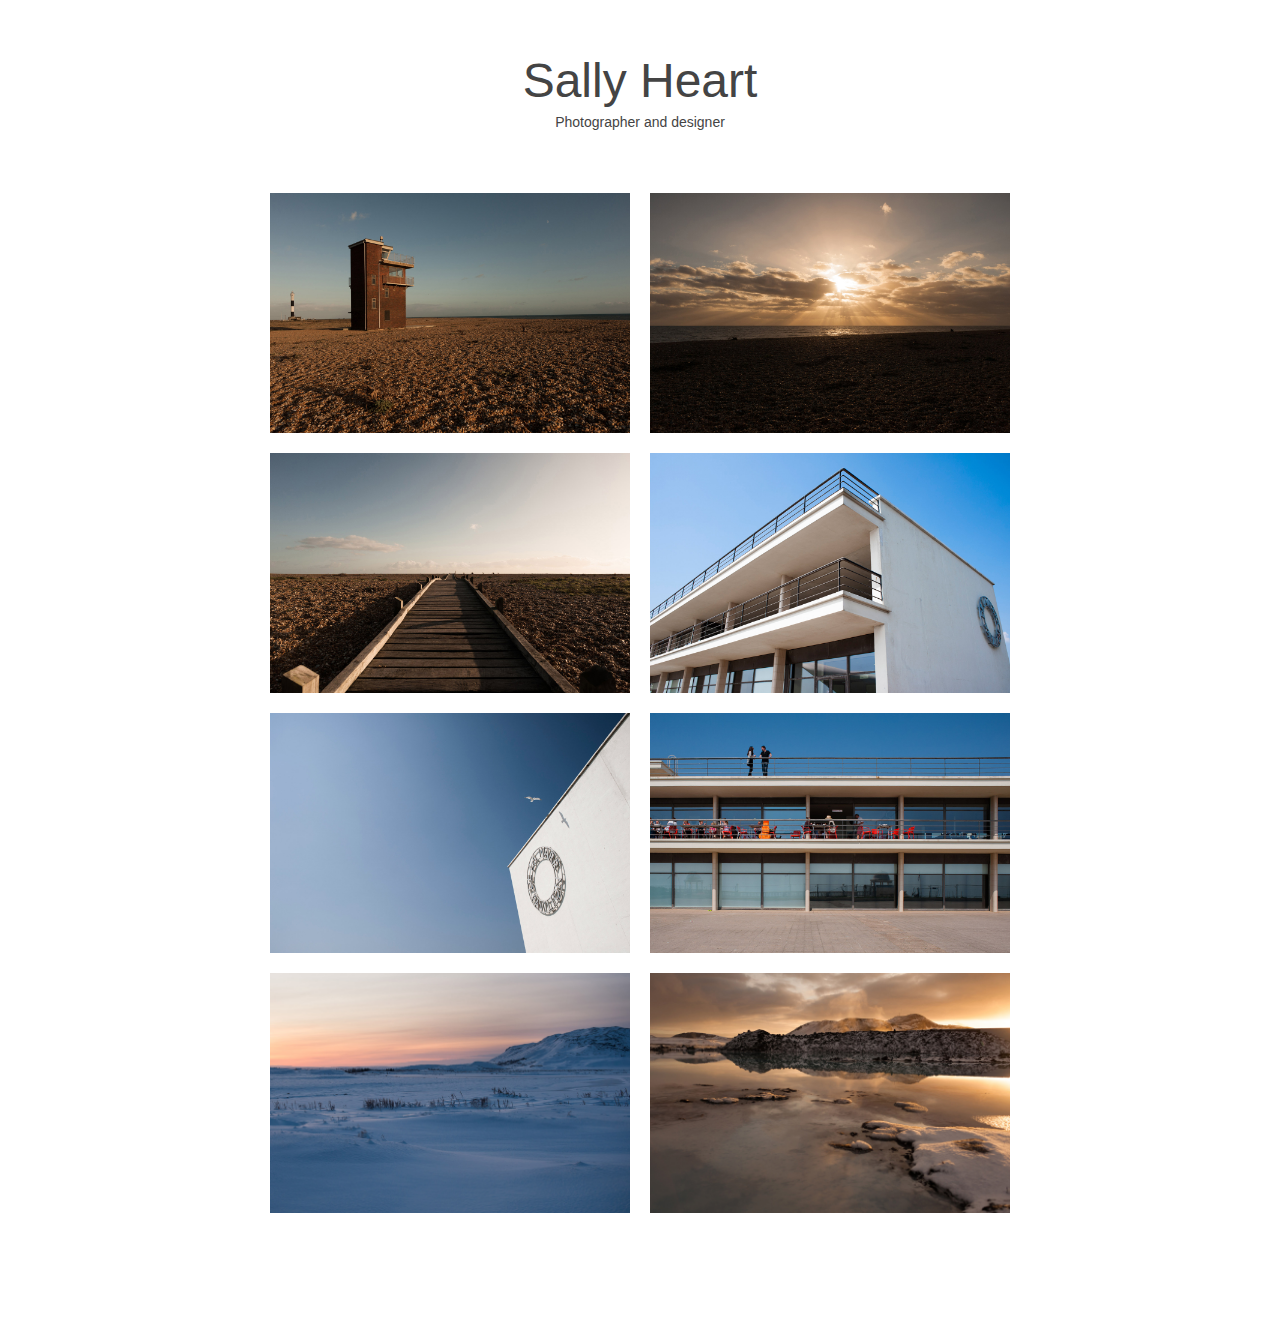
<file: 07_lightbox/index.html>
<!DOCTYPE html>
<html lang="en">

<head>
    <meta charset="UTF-8">
    <link rel="icon" href="assets/dark-favicon.ico" media="(prefers-color-scheme: dark)">
    <link rel="icon" href="assets/light-favicon.ico" media="(prefers-color-scheme: light)">
    <meta name="viewport" content="width=device-width, initial-scale=1.0">
    <link rel="stylesheet" href="assets/reset.css">
    <link rel="stylesheet" href="styles.css">
    <title>Document</title>
</head>

<body>
    <header>
        <h1>Sally Heart</h1>
        <h2>Photographer and designer</h2>
    </header>

    <articles class="photos">
        <a href="assets/sally_1.jpg"><img src="assets/sally_1.jpg" alt=""></a>
        <a href="assets/sally_2.jpg"><img src="assets/sally_2.jpg" alt=""></a>
        <a href="assets/sally_3.jpg"><img src="assets/sally_3.jpg" alt=""></a>
        <a href="assets/sally_4.jpg"><img src="assets/sally_4.jpg" alt=""></a>
        <a href="assets/sally_5.jpg"><img src="assets/sally_5.jpg" alt=""></a>
        <a href="assets/sally_6.jpg"><img src="assets/sally_6.jpg" alt=""></a>
        <a href="assets/sally_7.jpg"><img src="assets/sally_7.jpg" alt=""></a>
        <a href="assets/sally_8.jpg"><img src="assets/sally_8.jpg" alt=""></a>
    </articles>

    <div class="modal">
        <div class="modal-background"></div>
        <div class="modal-close">Close</div>
        <div class="modal-content"></div>
    </div>

    <script src="assets/jquery.js"></script>
    <script src="scripts.js"></script>

</body>

</html>
</file>
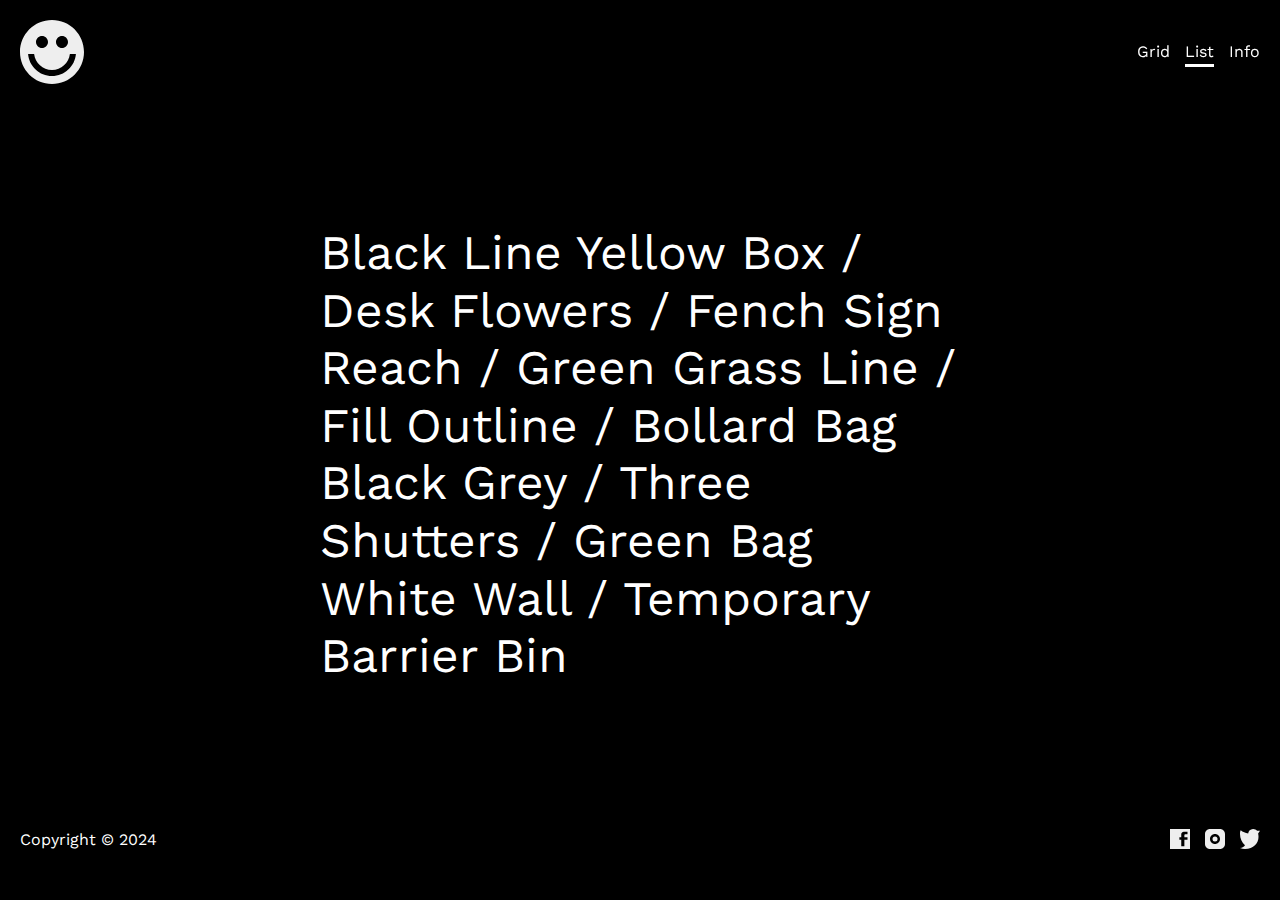
<file: 04_boyce/list.html>
<!DOCTYPE html>
<html lang="en">

<head>
    <meta charset="UTF-8">
    <meta name="viewport" content="width=device-width, initial-scale=1.0">
    <link rel="stylesheet" href="reset.css">
    <link rel="stylesheet" href="style.css">
    <title>Boyce</title>
</head>

<body>
    <header>
        <h1><img src="assets/logo.svg" alt=""></h1>
        <nav class="top-nav">
            <a href="index.html">Grid</a>
            <a href="#" class="selected">List</a>
            <a href="#">Info</a>
        </nav>
    </header>

    <section class="list">
        <a href="#">
            Black Line Yellow Box
            <img src="assets/image_1.jpg" alt="">
        </a>
        <a href="#">
            Desk Flowers
            <img src="assets/image_2.jpg" alt="">
        </a>
        <a href="#">
            Fench Sign Reach
            <img src="assets/image_3.jpg" alt="">
        </a>
        <a href="#">
            Green Grass Line
            <img src="assets/image_4.jpg" alt="">
        </a>
        <a href="#">
            Fill Outline
            <img src="assets/image_5.jpg" alt="">
        </a>
        <a href="#">
            Bollard Bag Black Grey
            <img src="assets/image_6.jpg" alt="">
        </a>
        <a href="#">
            Three Shutters
            <img src="assets/image_7.jpg" alt="">
        </a>
        <a href="#">
            Green Bag White Wall
            <img src="assets/image_8.jpg" alt="">
        </a>
        <a href="#">
            Temporary Barrier Bin
            <img src="assets/image_9.jpg" alt="">
        </a>
    </section>

    <footer>

        <p>Copyright &copy; 2024</p>
        <nav class="bottom-nav">
            <a href="#"><img src="assets/icon-facebook.svg" alt=""></a>
            <a href="#"><img src="assets/icon-instagram.svg" alt=""></a>
            <a href="#"><img src="assets/icon-twitter.svg" alt=""></a>
        </nav>
    </footer>
</body>

</html>
</file>
<file: styles.css>
@import url('https://fonts.googleapis.com/css2?family=IBM+Plex+Sans:ital,wght@0,100;0,200;0,300;0,400;0,500;0,600;0,700;1,100;1,200;1,300;1,400;1,500;1,600;1,700&family=Martian+Mono:wdth,wght@75..112.5,100..800&display=swap');

@font-face {
    font-family: 'Departure Mono';
    src: url(assets/DepartureMono-Regular.woff2) format('woff2');
}

/*

    // <weight>: Use a value from 100 to 800

 .ibm-plex-sans-thin {
    font-family: "IBM Plex Sans", sans-serif;
    font-weight: <weight>;
    font-style: <normal or italic>;
  }

  .ibm-plex-sans-bold-italic {
    font-family: "IBM Plex Sans", sans-serif;
    font-weight: 700;
    font-style: italic;
  }
*/


/*

// <weight>: Use a value from 100 to 800
// <width>: Use a value from 75 to 112.5

.martian-mono-<uniquifier> {
  font-family: "Martian Mono", serif;
  font-optical-sizing: auto;
  font-weight: <weight>;
  font-style: normal;
  font-variation-settings: "wdth" <width>;
}
*/


section.about {}

section.about p {
    font-family: 'Departure Mono';
    -webkit-font-smoothing: antialiased;
    line-height: 1.5;
    font-weight: 100;
    color: #444444;
    font-size: 22px;
    background-color: white;
    border-radius: 30px;
    margin: 30px;
    padding: 30px;
}

section.about p::selection {
    background-color: yellow;
    color: green;
}

body {
    background-color: #101920;
    color: #92673C;
    font-family: "IBM Plex Sans";
    -webkit-font-smoothing: antialiased;
    line-height: 1.5;
    font-size: 16px;
    font-weight: 400;
    padding: 0;
    margin: 0;
    /* box-sizing: content-box; */
}

header {
    padding: 50px 0 40px;
    background-image: url(assets/original-GAPA3AJBTNAL3QKU6IOO.png);
    background-size: cover;
    width: 100%;
    margin-bottom: 50px;
    /* border-top-left-radius: 30px; */
    /* border-top-right-radius: 30px; */
}


h1 {
    display: inline-block;
    padding: 20px 20px 25px;
    background-color: white;
    font-size: 62px;
    font-weight: 600;
    margin-left: 30px;
    margin-bottom: 50px;
    border-radius: 20px;
    letter-spacing: -3px;
}

h2 {
    font-size: 33px;
    font-weight: 400;
    font-style: italic;
    margin: 35px 0 25px;
}

h2,
ul {
    margin-left: 50px;
    /* margin-bottom: 30px; */
}

a {
    text-decoration: none;
    color: white;
    font-weight: 300;
}

a:hover {
    padding-bottom: 3px;
    border-bottom: solid 2px #92673C;
}

li {
    font-family: "Martian Mono";
    -webkit-font-smoothing: antialiased;
    margin-bottom: 13px;
    text-transform: capitalize;
}

footer {
    color: #101920;
    font-size: 12px;
    padding: 10px 20px;
    background-color: silver;
    /* position: fixed; */
    /* width: 100%; */
    margin: 50px 20px 0;
    border-radius: 5px;
    bottom: 0;
}

@media (max-width: 600px) {

    body {
        font-size: 16px;
        line-height: 1.2;
    }

    header {
        padding: 20px 20px;
        width: 100%;
    }

    header h1 {
        display: block;
        text-align: center;
        margin: 0;
        /* margin: 30px auto; */
        font-size: 34px;
        letter-spacing: 0;
    }

    h2 {
        font-size: 28px;
    }

    h2,
    ul {
        margin-left: 20px;
        /* margin-bottom: 30px; */
    }
}
</file>
<file: 01_sallyhart/style.css>
body {
    font-family: Arial, Helvetica, sans-serif;
    font-size: 16px;
    background-color: #004d9d;
    color: #fff;
}

a {
    color: #fff;
}

a:hover {
    color: #ddd;
}

section {
    height: 100vh;
    /* width: 100%; */
    /* background-color: yellow; */
    background-size: cover;
    background-attachment: fixed;
}

.image_1 {
    background-image: url(assets/sally_1.jpg);
    background-size: cover;
    background-position: right bottom;
}

.image_2 {
    background-image: url(assets/sally_2.jpg);
    background-position: center;
}

.image_3 {
    background-image: url(assets/sally_3.jpg);
}

.image_4 {
    background-image: url(assets/sally_4.jpg);
    background-position: center;
}

.image_5 {
    background-image: url(assets/sally_5.jpg);
    background-position: center bottom;
}

.image_6 {
    background-image: url(assets/sally_6.jpg);
}

.image_7 {
    background-image: url(assets/sally_7.jpg);
}

.image_8 {
    background-image: url(assets/sally_8.jpg);
    background-position: right top;
}

header {
    position: fixed;
    top: 20px;
    left: 20px;

}

footer {
    position: fixed;
    bottom: 20px;
    left: 20px;
}

h1 {
    font-size: 24px;
    margin-bottom: 5px;
}

footer a {
    margin-right: 5px;
}

/* This is called a pseudo selector */
a:hover {
    color: #dddddd;
}

@media (max-width: 600px) {
    section {
        background-attachment: scroll;
    }
}
</file>
<file: 01_thepen/styles.css>
section {
    height: 100vh;
    width: 100%;
    background-attachment: fixed;
    background-size: cover;
}

.image-1 {
    background-image: url(assets/the-pen.svg);
}

.image-2 {
    background-color: black;
    background-image: url(assets/is-mightier.svg);
}

.image-3 {
    background-image: url(assets/than.svg);
}

.image-4 {
    background-color: black;
    background-image: url(assets/the-sword.svg);
}

.image-5 {
    background-color: #00f10a;
    background-image: url(assets/end.svg);
}

footer {
    position: fixed;
    bottom: 30px;
    left: 0;
    width: 100%;
    text-align: center;
}
</file>
<file: 02_patio/styles.css>
@import url('https://fonts.googleapis.com/css2?family=Lora:ital,wght@0,400..700;1,400..700&display=swap');


// <uniquifier>: Use a unique and descriptive class name
// <weight>: Use a value from 400 to 700

.lora-<uniquifier> {
    font-family: "Lora", serif;
    font-optical-sizing: auto;
    font-weight: <weight>;
    font-style: normal;
}

body {
    font-family: "lora";
    font-size: 18px;
    line-height: 1.5;
    color: white;
    background-image: url(assets/background.svg);
    max-width: 640px;
    margin: 40px auto;
}

section {
    padding: 40px 40px;
    background-color: #5000ff;
}

section.image {
    padding: 0;
}

header {
    background-color: white;
    padding: 40px;
}

nav {
    background-color: #f05d5d;
    padding: 20px 40px;
}

nav a {
    color: white;
    text-decoration: none;
    margin-right: 15px;
    padding-bottom: 4px;
}

nav a.active {
    color: #5000ff;
    border-bottom: solid 3px white;
}

h2 {
    font-size: 36px;
    line-height: 1.2;
}

blockquote {
    font-style: italic;
    font-size: 36px;
    padding: 40px 0;
}

img.map {
    width: 100%;
}

.contact p {
    margin-top: 40px;
}

a.underline {
    border-bottom: solid 2px #f05d5d;
    color: white;
    text-decoration: none;
}

footer {
    padding: 40px;
    background-color: white;
}

@media (max-width: 640px) {
    body {
        backgroud-color: yellow;
        width: auto;
        font-size: 16px;
        margin: 0 0;
    }

    header,
    nav,
    section {
        padding: 20px;
    }

    nav a {
        display: block;
    }

    nav a.active {
        display: inline-block;
    }

    h2,
    blockquote {
        font-size: 24px;
    }

    blockquote {
        padding: 20px 0;
    }


    .contact p {
        margin-top: 20px;
    }
}
</file>
<file: 02_source/styles.css>
@import url('https://fonts.googleapis.com/css?family=Space+Mono');

body {
    padding: 150px 100px;
    background-color: black;
    color: white;
    font-family: 'Space Mono';
    font-size: 14px;
    line-height: 1.5;
}

h2 {
    font-size: 24px;
    line-height: 1.5;
    padding-bottom: 50px;
    border-bottom: solid 2px white;
    margin-bottom: 50px;
}

h1 {
    margin-bottom: 175px;
}

.lmt350 {
    max-width: 350px;
    margin-bottom: 80px;
}

.lmt450 {
    max-width: 450px;
    margin-bottom: 80px;
}

img.solo {
    margin-bottom: 100px;
}

.lrg_img {
    max-width: 1200px;
}

.mid_img {
    max-width: 1100px;
}

.sml_img {
    max-width: 630px;
}

p.caption {
    background-color: white;
    color: black;
    padding: 14px 27px;
    margin: 50px 0 100px 0;
}

footer {
    background-color: #1a1a1a;
    padding: 36px 46px;
}

footer p {
    margin-bottom: 50px;
}

a {
    color: #6A6A6A;
    text-decoration: none;
}

@media (max-width:720px) {
    body {
        font-size: 14px;
        line-height: 1.5;
        padding: 0 30px;
    }

    h1 {
        margin: 36px 0 22px 0;
        width: 160px;
    }

    .lmt350,
    .lmt450,
    img.solo,
    p.caption {
        margin-bottom: 50px;
    }

    footer {
        /* width: auto; */
        margin-left: -30px;
        margin-right: -30px;
    }

    a {
        display: block;
        margin-bottom: 18px;
    }
}
</file>
<file: 03_furneaux/styles.css>
@import url('https://fonts.googleapis.com/css2?family=Roboto:ital,wght@0,100;0,300;0,400;0,500;0,700;0,900;1,100;1,300;1,400;1,500;1,700;1,900&display=swap');
@import url('https://fonts.googleapis.com/css2?family=David+Libre:wght@400;500;700&display=swap');

body {
    font-family: "Roboto";
    font-size: 16px;
    line-height: 1.5;
    color: #47353a;
    width: 100%;
}

header {
    padding: 10px 15px;
    overflow: hidden;
    box-shadow: 0 1px 5px 1px rgba(51, 51, 51, 0.4);
}

h1 {
    float: left;
}

nav {
    float: right;
    margin-top: 4px;
}

nav a {
    color: #47353a;
    text-decoration: none;
    text-transform: uppercase;
    margin-left: 15px;
    font-weight: 700;
}

section.hero {
    background-image: url(assets/hero.jpg);
    background-size: cover;
    background-position: right center;
    padding: 230px 10px 200px;
    text-align: center;

}

div.hero_text {
    max-width: 540px;
    margin: 0 auto;
}

h2 {
    font-family: "David Libre";
    font-size: 64px;
    font-weight: 700;
    line-height: 1;
    margin-bottom: 15px;
}

div p {
    max-width: 400px;
    margin: 0 auto;
}

section.flowers {
    overflow: hidden;
}

section.flowers img {
    float: left;
    width: 33.3%;
}

section.testimonials {
    overflow: hidden;
}

section.testimonials img {
    border-radius: 50%;
    width: 75px;
    margin-bottom: 10px;
}

blockquote {
    font-family: 'David Libre';
    font-size: 24px;
    font-weight: 700;
    line-height: 1.15;
    max-width: 400px;
    margin: 15px auto 5px auto;
}

section.testimonials div {
    float: left;
    width: 50%;
    padding: 50px 20px 40px 20px;
    text-align: center;
}

.test_left {
    background-color: #f7f1ee;
}

.test_right {
    /* background-color: red; */
}

section.chair {
    background-image: url(assets/full-bleed.jpg);
    background-position: bottom;
    padding: 0;
    height: 500px;
}

section.logos {
    background-color: #eeae9f;
    padding: 20px 0 35px;
    text-align: center;
}

.logos p {
    color: white;
    margin-bottom: 10px;
    font-weight: 700;
}

.logos img {
    margin: 0 22px;
}

footer {
    background-color: #47353a;
    overflow: hidden;
    padding: 25px 30px;
}

footer img {
    float: left;
}

footer p {
    color: #ccc9ca;
    font-size: 14px;
    float: right;
    font-weight: 700;
}

@media (min-width: 820px) {
    body {
        padding-top: 50px;
    }

    header {
        position: fixed;
        width: 100%;
        top: 0;
        left: 0;
        background-color: white;
    }
}

@media (max-width: 820px) {
    body {
        padding-top: 0;
    }

    header {
        position: relative;
    }

    .logos img {
        margin-left: 5px;
        margin-right: 5px;
    }
}

@media (max-width: 680px) {

    section.logos img {
        display: block;
        margin: 0 auto 25px;
    }

    section.logos img:last-child {
        margin-bottom: 0;
    }
}

@media (max-width: 600px) {
    body {
        font-size: 14px;
    }

    nav {
        line-height: 24px;
    }

    h2 {
        font-size: 32px;
        margin-bottom: 5px;
    }

    section.testimonials div {
        padding: 30px 30px 40px;
        float: none;
        width: auto;
    }

    section.testimonials div p {
        /* visibility: hidden; */
        display: none;
    }

    blockquote {
        font-size: 20px;
    }

    section.chair {
        height: 400px;
    }

}

@media (max-width: 430px) {

    h1,
    nav {
        float: none;
    }

    nav a {
        margin-left: 0;
        margin-right: 15px;
    }

    section.flowers img {
        float: none;
        width: auto;
    }

    footer {
        padding: 30px 20px;
    }
}
</file>
<file: 03_lola/styles.css>
@import url('https://fonts.googleapis.com/css2?family=Work+Sans:ital,wght@0,100..900;1,100..900&display=swap');

body {
    font-family: "Work Sans";
    font-size: 16px;
    line-height: 1.2;
}

header {
    overflow: hidden;
    background-color: #2F6A49;
    color: white;
    padding: 20px;
}

h1 {
    float: left;
    max-width: 140px;
}

nav {
    float: right;
    padding: 3px 0;
}

nav a {
    color: white;
    text-decoration: none;
    margin-left: 30px;
}

nav a:hover {
    padding-bottom: 2px;
    border-bottom: solid 2px #FFB6C4;
}

.hero {
    background-image: url(assets/header-background.svg);
    background-size: cover;
    padding: 275px 60px 255px;
}

h2 {
    font-size: 80px;
    line-height: 1.1;
    font-weight: 500;
    text-align: center;
    color: #FE5504;
    max-width: 800px;
    margin: 0 auto;
}

.about {
    width: 100%;
    text-align: center;
    color: #2F6A49;
    background-color: #FFB6C4;
    padding-left: 50px;
    padding-right: 50px;
}

.about h3,
.about p {
    max-width: 800px;
    margin: 0 auto;
}

.about h3 {
    font-weight: 500;
    font-size: 36px;
    padding-top: 50px;
    padding-bottom: 15px;
}

.about p {
    font-size: 26px;
    padding-bottom: 75px;
}

.food {
    display: flex;
    overflow: hidden;
    color: #2F6A49;
    background-color: #FFD400;
}

.food_info {
    float: left;
    width: 50%;
    padding: 60px 80px 50px;
}

.food_info p {
    font-size: 18px;
    max-width: 400px;
    margin: 0 auto;
}

p.food_title {
    font-size: 26px;
    margin-bottom: 30px;
}

.food_image {
    float: left;
    width: 50%;
    background-image: url(assets/blue-bowl.jpg);
    background-size: cover;
    background-position: center;
}

.quote {
    background-color: #ffd7b3;
    color: #2F6A49;
    font-size: 36px;
    padding: 100px 80px;
}

.quote p {
    max-width: 700px;
    margin: 0 auto;
    text-align: center;
    /* font-weight: 400; */
}

.images {
    overflow: hidden;
}

.images img {
    float: left;
    width: 33.3%;
}

.findus {
    overflow: hidden;
    background-color: #2F6A49;
    color: #FFB6C4;
    font-size: 18px;
    text-align: center;
}

.findus div {
    float: left;
    width: 33.3%;
    padding: 50px;
}

.findus p {
    max-width: 250px;
    margin: 20px auto;
}

.findus .map img {
    border-radius: 50%;
}

.logos {
    padding: 40px 20px 100px;
    text-align: center;
    color: #FE5504;
    font-size: 18px;
}

.logos p {
    margin-bottom: 50px;
}

.logos img {
    padding: 0 25px;
}

img.short_logo {
    width: 150px;
}

img.long_logo {
    width: 250px;
}

footer {
    background-color: #FFB6C4;
    color: #2F6A49;
    overflow: hidden;
    padding: 20px;
}

footer img {
    float: left;
}

footer p {
    float: right;
    margin-top: 5px;
}

@media (max-width: 830px) {

    .hero h2 {
        font-size: 60px;
    }
}

@media (max-width: 760px) {

    .hero h2,
    .about h3 {
        font-size: 30px;
    }

    .about p,
    .food p,
    .findus,
    .logos {
        font-size: 16px;
    }

    .hide {
        display: none;
    }

    .images img,
    .findus div {
        width: 50%;
    }

    .logos img {
        display: block;
        margin: 20px auto;
    }
}

@media (max-width: 700px) {

    .food {
        /* display: block; */
        /* overflow: auto; */
    }

    .food_info,
    .food_image {
        /* float: none; */
        /* width: 100%; */
    }

    .food_info {
        /* padding: 25px; */
    }

    .food_image {
        /* height: 200px; */
    }


}
</file>
<file: 04_boyce/style.css>
@import url('https://fonts.googleapis.com/css2?family=Work+Sans:ital,wght@0,100..900;1,100..900&display=swap');

body {
    padding-top: 104px;
    font-family: "Work Sans";
    font-optical-sizing: auto;
    font-size: 16px;
    line-height: 1.5;
    background-color: #000;
    color: #fff;
}

header {
    /* overflow: hidden; */
    position: fixed;
    top: 0;
    left: 0;
    /* although we have set overflow to hidden, but by adding position: fixed the content shrunk. So now we have to explicitly define the width to 100% */
    width: 100%;
    padding: 20px;
    /* using flex instead of floats */
    display: flex;
    justify-content: space-between;
    align-items: center;
    z-index: 1;
}

h1 {
    /* float: left; */
    width: 64px;
}

nav a {
    color: #fff;
    text-decoration: none;
    margin-left: 10px;
    padding-bottom: 3px;
    border-bottom: solid 3px rgba(0, 0, 0, 0);
    transition: border 0.3s ease-in;
}

nav a:hover {
    border-color: #555;
}

nav a.selected {
    border-color: white;

}

.photos {
    /* since we are switching to using flex box we will align content differently */
    /* text-align: center; */
    display: flex;
    flex-wrap: wrap;
    /* otherwise all the content will be squeezed onto a single line */
    align-items: flex-end;
    justify-content: center;
    /* so the items rest on the baseline */
    max-width: 1080px;
    margin: 0 auto;

    padding: 0 10px;
}

.overlay {
    position: absolute;
    top: 0px;
    left: 0px;
    background-color: rgba(0, 0, 0, 0.5);
    width: 100%;
    height: 100%;

    opacity: 0;

    transition: opacity 0.3s;
    z-index: 2;
}

.photo {
    /* since we are switching to using flex box we will align content differently */
    /* display: inline-block; */
    width: 300px;
    margin: 10px;
    position: relative;
    /* vertical-align: bottom; */
}

.photo img {
    transition: filter 0.3s;
}

.photo:hover img {
    filter: grayscale(100%);
}


.photo:hover .overlay {
    opacity: 1;
}

.sml {
    width: 250px;
}

.lrg {
    width: 400px;
}

.photo h2 {
    position: absolute;
    top: -15px;
    left: -15px;
    font-size: 32px;
    line-height: 1.2;
}

footer {
    /* overflow: hidden; */
    display: flex;
    justify-content: space-between;
    align-items: center;
    padding: 20px;
}

footer .bottom-nav a {
    width: 20px;
    /* margin-left: 5px; */
    display: inline-block;
}


/*
----------------
The list page
----------------
*/
.list {
    max-width: 640px;
    margin: 120px auto;
    font-size: 48px;
    line-height: 1.2;
    text-align: left;
}

.list a img {
    opacity: 0;
    position: fixed;
    top: 50%;
    left: 50%;
    transform: translate(-50%, -50%);
    max-width: 500px;
    /* max-height: 500px; */
    pointer-events: none;
    transition: opacity 0.3s;
}

.list a {
    color: white;
    text-decoration: none;
    border: none;
}

.list a:hover img {
    opacity: 1;
}

.list a::after {
    content: " /";
}

.list a:last-child::after {
    content: "";
}
</file>
<file: 04_nasa/styles.css>
@import url('https://fonts.googleapis.com/css2?family=Montserrat:ital,wght@0,100..900;1,100..900&display=swap');

body {
    font-family: "Montserrat";
    font-optical-sizing: auto;
    font-style: normal;
    font-size: 24px;
    line-height: 1.5;
    background-color: #eee;
    color: #203a8f;
    padding: 60px 64px 0;
    max-width: 1600px;
    margin: 0 auto;
}

header {
    display: flex;
    justify-content: space-between;
    align-items: center;
    margin-bottom: 60px;
}

a {
    text-decoration: none;
}

header h1 img {
    width: 68px;
}

.photos {
    display: flex;
    flex-wrap: wrap;

}

.overlay {
    position: absolute;
    top: 0;
    left: 0;
    width: 100%;
    height: 100%;
    background-color: rgba(73, 11, 217, 0.528);
    opacity: 0;

    transition: opacity 0.3s;
    z-index: 2;
    /* look out for the z-index here */
}



.photo {
    position: relative;
    /* display: inline; */
    margin: 0 24px 24px 0;
}


.photo img {
    max-height: 320px;
    transition: filter 0.3s;
}

.photo:hover img {
    filter: grayscale(100%);
}

.photo:hover .overlay {
    opacity: 1;
}


.overlay h2 {
    /* z-index: 2; */
    position: absolute;
    top: 50%;
    left: 50%;
    transform: translate(-50%, -50%);
    font-size: 32px;
    line-height: 1.2;
    color: white;
}

footer {
    display: flex;
    justify-content: flex-end;
    padding: 72px 0 44px
}

@media (max-width: 682px) {

    body {
        padding: 32px;
    }

    .photos {
        margin-right: 0;
        /* display: inline-block; */
    }

    .photo img {
        width: 100%;
        height: auto;
        max-height: none;
        filter: none;
    }

    .photo:hover img {
        filter: none;
    }

    .overlay {
        height: 50px;
        opacity: 1;
        top: auto;
        bottom: 0;
    }

    .photo h2 {
        padding: 4px 0;
        font-size: 18px;
    }
}
</file>
<file: 05_essmei/styles.css>
@import url('https://fonts.googleapis.com/css2?family=Playfair+Display:ital,wght@0,400..900;1,400..900&display=swap');

body {
    font-family: "Playfair Display";
    font-optical-sizing: auto;
    /* font-style: normal; */
    line-height: 1.3;
    background-color: #f4f4f4;
    color: #000;
}

header {
    background-color: #000;
    border-top: solid 5px #FEEA34;
}

header .container {
    display: flex;
    justify-content: space-between;
    align-items: center;
}

header h1 {
    width: 75px;
}

a {
    text-decoration: none;
}

.container {
    max-width: 960px;
    margin: 0 auto;
    padding: 0 20px;
}

.hero h2 {
    font-size: 36px;
    font-weight: 700;
    margin-bottom: 20px;
}

.hero p {
    font-size: 24px;
}

.hero {
    background-image: url(assets/hero.jpg);
    padding: 110px 0 120px;
    background-size: cover;
    background-position: right center;
    margin-bottom: 30px;
}

.intro {
    max-width: 440px;
}

.filters {
    margin-bottom: 20px;
}

.filters li {
    display: inline-block;
}

.filters .show-filters {
    display: none;
}

.filters .show-filters {
    color: #BFBFb7;
}

.filters a {
    text-decoration: none;
    color: #000;
    margin-right: 10px;
}

.filters-list a:hover {
    /* font-weight: 700; */
    border-bottom: solid 3px #FEEA34;
}

nav a.selected {
    font-weight: 700;
    border-bottom: solid 3px #FEEA34;
}



.products .container {
    display: flex;
    flex-wrap: wrap;
}

.products {
    margin-bottom: 60px;
}

.product {
    width: 33.333%;
    /* margin: 0 10px 10px 0; */
    position: relative;
}

.overlay {
    position: absolute;
    background-color: rgba(254, 234, 52, 0.7);
    width: 100%;
    height: 100%;
    opacity: 0;
    transition: opacity 0.5s ease;
    padding: 15px;
}

.overlay:hover {
    opacity: 1;
}

.overlay h4,
.overlay p {
    font-weight: 700;
}

.overlay h4 {
    font-size: 18px;
}

.overlay p {
    font-size: 36px;
    position: absolute;
    bottom: 15px;
    left: 15px;
}

@media (max-width: 870px) {
    .container {
        padding: 0 40px;
    }

    .hero {
        padding: 55px 0 60px;
    }

    .product {
        width: 50%;
    }
}

@media (max-width: 780px) {
    .hero {
        background-image: none;
        background-color: #BFBFb7;
        padding: 30px 0;
    }

    .intro h2 {
        font-size: 18px;
        margin-bottom: 10px;
    }

    .intro p {
        font-size: 16px;
    }

    .intro {
        max-width: none;
    }
}

@media (max-width: 540px) {
    .intro h2 {
        font-size: 16px;
    }

    body {
        font-size: 16px;
    }

    .products .container {
        display: block;
    }

    .filters .show-filters,
    .filters li {
        display: block;
    }

    .filters li {
        margin-bottom: 3px;
    }

    .show-filters {
        margin-bottom: 5px;
    }

    .product {
        width: 100%;
        margin-bottom: 15px;
    }

    .container {
        padding: 0 20px;
    }

    .filters-list {
        display: none;
    }
}

@media (min-width: 540px) {
    .filters-list {
        display: block !important;
    }
}
</file>
<file: 05_hexagons/styles.css>
@import url('https://fonts.googleapis.com/css2?family=Open+Sans:ital,wght@0,300..800;1,300..800&family=Roboto:ital,wght@0,100;0,300;0,400;0,500;0,700;0,900;1,100;1,300;1,400;1,500;1,700;1,900&display=swap');

body {
    font-family: Roboto;
    background-color: #f5f5f5;
}

h2 {
    text-transform: uppercase;
    font-size: 40px;
    line-height: 1.375;
    margin-bottom: 16px;
}


header {
    width: 100%;
    display: flex;
    justify-content: space-between;
    padding: 18px;
    font-size: 16px;
    line-height: 1.5;
}

h1 img {
    width: 300px;
}

.header-left a {
    margin-right: 35px;
}

.header-right a {
    margin-left: 35px;
}

header a {
    color: #000;
    text-decoration: none;
    padding-bottom: 6px;
}

header a:hover {
    border-bottom: solid 1px #000;
}

/* -----------
Hero
----------- */

.hero {
    position: relative;
    z-index: -1;
    margin-top: -60px;
}

/* -----------
About
----------- */
.about {
    display: flex;
    color: #2c9bff;
}

p {
    margin-bottom: 18px;
}

.about img {
    background-color: #2c9bff;
    width: 50%;
    padding: 65px;
}

.about-text {
    width: 50%;
    background-color: #f9dbd7;
    font-size: 18px;
    line-height: 1.5;
    padding: 65px;

}



/* -----------
Store
----------- */
.container {
    max-width: 980px;
    margin: 0 auto;
}

.store {
    padding-top: 50px;
    padding-bottom: 90px;
}

.show-filters {
    color: #bfbfb7;
    text-decoration: none;
    display: none;
}

.filter-list {
    display: flex;
    margin-top: 10px;
    margin-bottom: 26px;
}

.filter-list a {
    text-decoration: none;
    margin-right: 24px;
    color: #000;
    padding-bottom: 4px;
}

.selected {
    border-bottom: solid 2px #2c9bff;
}

.products {
    display: flex;
    flex-wrap: wrap;
}

.overlay {
    position: absolute;
    background-color: rgba(44, 155, 255, 0.85);
    z-index: 2;
    top: 0;
    left: 0;
    width: 100%;
    height: 100%;

    display: flex;
    flex-direction: column;
    align-items: center;
    justify-content: center;
    /* flex-wrap: wrap; */

    opacity: 0;
    transition: opacity 0.3s;
}

.overlay h3 {
    font-size: 28px;
    line-height: 1.5;
}


.overlay:hover {
    opacity: 1;
}

.product {
    width: 33.3%;
    position: relative;
}

/* -----------
Footer
----------- */

footer {
    background-color: #2c9bff;
    padding: 18px;
}
</file>
<file: 06_baker+brown/style.css>
@import url('https://fonts.googleapis.com/css2?family=Biryani:wght@200;300;400;600;700;800;900&display=swap');

body {
    font-family: "Biryani";
    font-size: 16px;
    line-height: 1.2;
    max-width: 960px;
    padding: 0 20px;
    margin: 0 auto;
}

header {
    padding: 60px 20px;
    text-align: center;
}

.menu {
    z-index: 2;
    width: 400px;
    height: 100vh;
    position: fixed;
    background-color: #f8cede;
    top: 0;
    left: -400px;

    transition: transform 0.5s ease;
}

.hidde {
    transform: translateX(100%);
}

nav {
    position: absolute;
    left: 65px;
    top: 50%;
    transform: translateY(-50%);
}

nav a {
    color: #000;
    font-size: 32px;
    font-weight: 700;
    display: block;
    margin-bottom: 10px;
    text-decoration: none;
}

.menu-toggle {
    z-index: 3;
    position: fixed;
    top: 30px;
    left: 30px;

}

.natural,
.collection {
    padding-right: 260px;
    position: relative;
}

h2 {
    color: #F81CE5;
    font-size: 64px;
    line-height: 1.125;
    font-weight: 700;
}


.natural .copy,
.collection h3 {
    position: absolute;
    right: 0;
    top: 50%;
    width: 360px;
    transform: translateY(-50%);
}

section {
    margin-bottom: 50px;
}

.one-thing {
    padding-left: 350px;
    position: relative;
}

.one-thing .copy {
    position: absolute;
    top: 30px;
    left: 0;
    width: 460px;
}

h3 {
    font-size: 32px;
    margin-bottom: 30px;
}

.copy p {
    font-size: 31px;
    font-weight: 200;
}

.lookbook h2 {
    color: white;
    text-align: center;
    padding: 220px 20px;
    background-image: url(assets/image_3.jpg);
    background-size: cover;
    background-position: center;
}

.collection h3 {
    font-size: 48px;
    line-height: 1.125;
    font-weight: 600;
}


.natural img {
    transition: transform 0.5s ease;
}

.natural:hover img {
    transform: rotate(-5deg);
}

.natural h2 {
    transition: transform 0.5s;
}

.natural:hover h2 {
    transform: scale(1.1);
}



/* h2.lookbook-copy {
    transition: all 0.5s ease;
}

h2.lookbook-copy:hover {
    transform: scale(1.2);
} */
</file>
<file: 06_valencia/styles.css>
@font-face {
    font-family: "HK Grotesk";
    src: url(assets/hkgrotesk-semibold-webfont.woff2) format('woff2');
}

@font-face {
    font-family: "HK Grotesk bold";
    src: url(assets/hkgrotesk-bold-webfont.woff2) format('woff2');
}

body {
    background-color: #ecc7ab;
    color: #fff;
}

header {
    display: flex;
    justify-content: space-between;
    align-items: center;
    padding: 45px 50px;
}

header a {
    display: flex;
    font-family: "HK Grotesk";
    -webkit-font-smoothing: antialiased;
    font-size: 12px;
    text-decoration: none;
    color: #fff;
    z-index: 2;
    position: fixed;
    top: 50px;
    right: 50px;
}

.menu-toggle {
    align-items: center;
}

.eye-icon {
    width: 28px;
    margin-right: 12px;
    opacity: 0;
    /* display: none; */
}

.revel {
    opacity: 1;
}



/* --------------------------------
The Menu section of the page
-------------------------------- */

.menu {
    position: fixed;
    top: 0;
    right: -820px;
    width: 820px;
    height: 100vh;
    background-color: #FFD363;
    padding: 45px 50px;
    display: flex;
    flex-direction: column;
    z-index: 1;
    text-align: right;
    transition: transform 0.5s ease;
}

.show {
    transform: translateX(-100%);
}

.menu a {
    font-family: "HK Grotesk";
    text-decoration: none;
    color: #fff;
}

.pages {
    display: flex;
    flex-direction: column;
    position: absolute;
    top: 50%;
    right: 50px;
    transform: translateY(-50%);
    font-size: 120px;
}

.menu .social {
    display: flex;
    flex-direction: column;
    font-size: 32px;
    position: absolute;
    bottom: 50px;
    right: 50px;
}


/* --------------------------------
Components that are being reused throughout the site
-------------------------------- */

section {
    max-width: 100%;
    position: relative;
    margin: 0 auto;

    display: flex;
    align-items: center;
}

.circle,
.square {
    width: 100px;
    height: 100px;
    position: absolute;
}

.circle {
    background-color: #D9A724;
    border-radius: 50%;
}

.square {
    background-color: #738DA0;
}

h2 {
    font-family: "HK Grotesk";
    -webkit-font-smoothing: antialiased;
    font-size: 120px;
    line-height: 0.9;
    max-width: 600px;
}

/* --------------------------------
The first section
-------------------------------- */

.natural {
    width: 880px;
    margin-bottom: 195px;
}

.natural img {
    width: 430px;
    transition: transform 0.5s ease;
}

.natural:hover img {
    transform: rotate(-5deg);
}

.natural h2 {
    position: absolute;
    left: 327px;
    transition: transform 0.5s ease;
}

.natural:hover h2 {
    transform: scale(1.1);
}

.natural .circle {
    top: 60px;
    left: 0;
    transform: translate(-50%);
}

.natural .square {
    left: 200px;
    bottom: 0;
    transform: translateY(50%);
}

/* --------------------------------
The second section
-------------------------------- */

.doing {
    width: 1100px;
    margin-bottom: 240px;
    justify-content: flex-end;
    max-width: 90%;
}

.doing img {
    width: 600px;
    transition: transform 0.5s ease;
}

.doing:hover img {
    transform: rotate(5deg);
}

.doing .content {
    position: absolute;
    left: 0;
    bottom: 0;
    transition: transform 0.5s ease;
}

.doing:hover .content {
    transform: translateY(-50%);
}

.doing h2 {
    margin-bottom: 50px;
}

.doing p {
    font-family: "HK Grotesk";
    font-size: 24px;
    line-height: 1.5;
}

.doing .circle {
    top: 120px;
    left: 500px;
    transform: translateX(-50%);
}

.doing .square {
    bottom: 120px;
    right: 0;
    transform: translateX(50%);
}

/* --------------------------------
The third Lookbooks section
-------------------------------- */

.lookbook {
    width: 100%;
    height: 600px;
    background-image: url(assets/image_3.jpeg);
    background-position: center center;
    background-size: cover;
    margin-bottom: 240px;
    text-align: center;
}

.lookbook h2 {
    margin: 0 auto;
    transition: all 0.5s ease;
}

.lookbook:hover h2 {
    transform: scale(1.2);
    opacity: 0.8;
}

/* --------------------------------
The fourth section
-------------------------------- */

.spring {
    text-align: center;
    width: 900px;
    flex-direction: column;
    margin-bottom: 240px;
}

.spring img {
    width: 900px;
}

.spring h2 {
    transform: translateY(-50%);
    transition: all 0.5s ease;
}

.spring:hover h2 {
    transform: scale(0.9);
    opacity: 0.8;
    transform: translateY(-140%);
}

.spring .circle {
    top: 0;
    right: 100px;
    transform: translateY(-50%);
}

.spring .square {
    top: 250px;
    left: -50px;
    /* transform: translate(-50%, -50%); */
}

/* --------------------------------
The footer
-------------------------------- */

footer {
    background-image: url(assets/footer.svg);
    background-size: cover;
    background-position: top center;
    /* padding: 100px; */
    height: 470px;
    display: flex;
    align-items: flex-end;
    padding-bottom: 80px;
}

.social {
    width: 1100px;
    margin: 0 auto;
    display: flex;
    justify-content: space-between;
}

footer a {
    font-family: "HK Grotesk";
    text-decoration: none;
    color: #fff;
    font-size: 60px;
}

@media (max-width: 1260px) {
    body {
        /* background-color: red; */
    }

    .circle,
    .square {
        width: 50px;
        height: 50px;
    }

    footer a {
        font-size: 40px;
    }

    .social {
        justify-content: space-around;
    }

}

@media (max-width: 960px) {
    body {
        /* background-color: green; */
    }

    header {
        padding: 40px;
        margin-bottom: 50px;

    }

    section {
        display: block;
        padding-left: 40px;
        padding-right: 40px;
    }

    .natural,
    .doing,
    .lookbook,
    .spring {
        margin-bottom: 100px;
        max-width: 100%;
    }

    .natural img,
    .doing img {
        width: 100%;
    }

    .natural:hover img,
    .doing:hover img {
        transform: none;
    }

    h2 {
        max-width: initial;
        font-size: 60px;
    }

    .natural h2,
    .doing .content,
    .lookbook h2,
    .spring h2 {
        left: 0;
        position: relative;
        transform: none;
    }

    .natural:hover h2,
    .doing:hover .content,
    .lookbook:hover h2,
    .spring:hover h2 {
        transform: none;
    }

    .lookbook {
        padding: 68px 0;
        height: auto;
    }

    .circle,
    .square {
        display: none;
    }

    .menu .pages {
        font-size: 40px;
    }

    footer a {
        font-size: 40px;

    }

    .social {
        padding: 0 40px;
        flex-direction: column;
        justify-content: center;
        align-items: end;
    }
}
</file>
<file: 07_lightbox/styles.css>
body {
    font-family: Helvetica;
    font-size: 16px;
    line-height: 1.5;
    color: #444444;
    margin: 50px auto 100px auto;
    max-width: 800px;
    text-align: center;
}

header {
    margin: 0 0 50px 0;
}

h1 {
    font-size: 48px;
    line-height: 1.3;
    margin: 0;
}

h2 {
    font-size: 14px;
    font-weight: 400;
    margin: 0;
}

.photos {
    display: flex;
    flex-wrap: wrap;
    padding: 0 20px;
}

a {
    width: 50%;
    padding: 10px;
    /* border: 5px solid transparent; */
    transition: border-color 0.5s;
}

a.clicked {
    border: 5px solid #ff4141;
}

.modal-background {
    position: fixed;
    top: 0;
    left: 0;
    width: 100%;
    height: 100%;
    background-color: rgba(0, 0, 0, 0.75);
}

.modal-close {
    position: fixed;
    top: 20px;
    right: 20px;
    color: white;
    cursor: pointer;
    padding: 20px 25px;
}

.modal-content {
    position: fixed;
    max-width: 760px;
    width: 90%;
    top: 50%;
    left: 50%;
    transform: translate(-50%, -50%);
}

.modal {
    display: none;
}

@media (max-width: 560px) {
    .photos a {
        width: 100%;
        /* margin-bottom: 20px; */
    }
}
</file>
